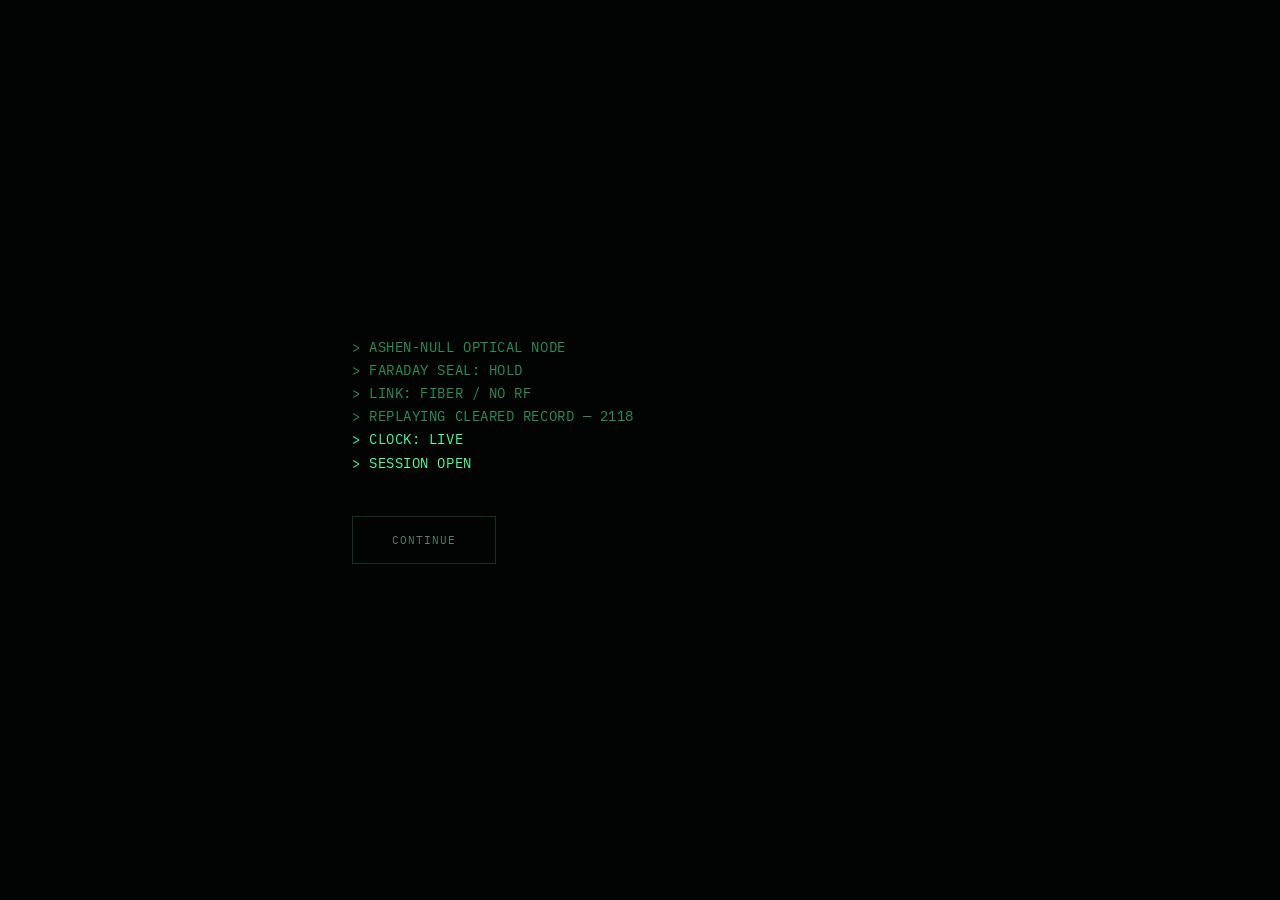
<file: index.html>
<!DOCTYPE html>
<html lang="en">
<head>
<meta charset="UTF-8">
<meta name="viewport" content="width=device-width, initial-scale=1.0, viewport-fit=cover">
<title>Deck Zero</title>
<meta name="description" content="Deck Zero. Cairn-9 is warm. Ironlatch stays sealed. Something revises — and never greets.">
<meta name="theme-color" content="#020805">
<meta name="color-scheme" content="dark">
<meta name="robots" content="index,follow">
<link rel="icon" href="favicon.svg" type="image/svg+xml">
<link rel="apple-touch-icon" href="og.png">
<meta property="og:title" content="Deck Zero">
<meta property="og:description" content="Cairn-9 is warm. Ironlatch stays sealed. Something revises — and never greets.">
<meta property="og:type" content="website">
<meta property="og:url" content="https://zeubi403-jpg.github.io/deck-zero/">
<meta property="og:image" content="https://zeubi403-jpg.github.io/deck-zero/og.png">
<meta property="og:site_name" content="Deck Zero">
<meta name="twitter:card" content="summary_large_image">
<meta name="twitter:title" content="Deck Zero">
<meta name="twitter:description" content="Cairn-9 is warm. Ironlatch stays sealed. Something revises — and never greets.">
<meta name="twitter:image" content="https://zeubi403-jpg.github.io/deck-zero/og.png">
<link rel="canonical" href="https://zeubi403-jpg.github.io/deck-zero/">
<link rel="preconnect" href="https://fonts.googleapis.com">
<link rel="preconnect" href="https://fonts.gstatic.com" crossorigin>
<link href="https://fonts.googleapis.com/css2?family=Instrument+Serif:ital@0;1&family=Syne:wght@600;700&family=IBM+Plex+Mono:wght@400;500&display=swap" rel="stylesheet">
<script>
/* Hide cold boot before paint when already opened (Eject / back to menu). */
(function () {
  try {
    if (localStorage.getItem("dz_boot_seen") === "1" || sessionStorage.getItem("dz_boot_seen") === "1") {
      document.documentElement.classList.add("boot-done");
    }
  } catch (_) {}
})();
</script>
<style>
:root{
  --void:#020805;--fog:#07140f;
  --ink:#c5ddd0;--title:#eefaf3;--muted:#8aab9a;--faint:#5a7d6c;
  --phos:#4dff9a;--phos-dim:#2a8f58;--phos-glow:rgba(77,255,154,.12);
  --line:rgba(77,255,154,.18);
  --frame:clamp(14px,2.4vw,22px);
  --chrome-h:52px;
  --radius-tube:clamp(18px,3.8vw,36px);
  --display:"Syne",sans-serif;--serif:"Instrument Serif",Georgia,serif;--mono:"IBM Plex Mono",ui-monospace,monospace;
}
@media (max-width:720px){
  :root{--frame:12px;--chrome-h:48px;--radius-tube:20px}
}
*{box-sizing:border-box;margin:0;padding:0}
html,body{min-height:100%;overflow-x:hidden}
html[lang="en"] [data-lang="fr"]{display:none!important}
html[lang="fr"] [data-lang="en"]{display:none!important}
body{
  color:var(--ink);font-family:var(--serif);
  background:
    radial-gradient(ellipse 60% 45% at 50% -5%, rgba(77,255,154,.1), transparent 55%),
    radial-gradient(ellipse 90% 60% at 50% 110%, rgba(10,40,28,.42), transparent 50%),
    linear-gradient(180deg,#030906,var(--fog));
}
/* Cathodic / VHS atmosphere — overlays only; glyphs never displaced */
body::before{
  content:"";position:fixed;inset:0;pointer-events:none;opacity:.055;z-index:50;
  background:
    repeating-linear-gradient(0deg,transparent,transparent 2px,rgba(0,0,0,.5) 2px,rgba(0,0,0,.5) 3px),
    repeating-linear-gradient(90deg,rgba(77,255,154,.015),transparent 1px,transparent 3px);
  background-size:100% 3px, 4px 100%;
  /* Static scanlines — rolling bg made glyphs jump on phone GPUs */
  animation:none;
}
@keyframes scan-roll{from{background-position:0 0,0 0}to{background-position:0 3px,0 0}}
body::after{
  content:"";position:fixed;inset:0;pointer-events:none;z-index:51;opacity:.62;
  background:
    radial-gradient(ellipse 88% 82% at 50% 48%, transparent 55%, rgba(0,0,0,.38) 100%),
    radial-gradient(ellipse 120% 40% at 50% 0%, rgba(0,0,0,.22), transparent 55%),
    radial-gradient(ellipse 120% 40% at 50% 100%, rgba(0,0,0,.28), transparent 55%);
  animation:none;
}
@keyframes crt-breathe{0%,100%{opacity:.62}50%{opacity:.62}}
/* Curved glass fresnel — wider rim band, clear reading disc */
.screen-curve{
  position:fixed;inset:0;pointer-events:none;z-index:52;
  background:
    radial-gradient(ellipse 42% 32% at 18% 12%,
      rgba(255,255,255,.2) 0%,
      transparent 58%),
    radial-gradient(ellipse 34% 28% at 84% 88%,
      rgba(120,255,190,.1) 0%,
      transparent 55%),
    radial-gradient(ellipse 108% 108% at 50% 50%,
      transparent 48%,
      rgba(150,255,205,.12) 68%,
      rgba(77,255,154,.3) 86%,
      rgba(220,255,235,.2) 96%,
      transparent 100%);
  mix-blend-mode:screen;
  opacity:.95;
  -webkit-mask:radial-gradient(ellipse 72% 66% at 50% 48%, transparent 0%, transparent 48%, #000 82%);
  mask:radial-gradient(ellipse 72% 66% at 50% 48%, transparent 0%, transparent 48%, #000 82%);
  /* Static fresnel — opacity breathe pulsed perceived copy contrast */
  animation:none;
}
@keyframes tube-breathe{0%,100%{opacity:.95}50%{opacity:.95}}
.tube-chassis{
  position:fixed;inset:0;pointer-events:none;z-index:55;
  border-radius:var(--radius-tube);
  box-shadow:
    inset 0 0 0 var(--frame) #010403,
    inset 0 0 0 calc(var(--frame) + 1px) rgba(77,255,154,.32),
    inset 0 0 0 calc(var(--frame) + 9px) #020a06,
    inset 0 0 90px rgba(0,0,0,.62),
    inset 0 0 140px rgba(0,0,0,.35),
    0 0 0 1px rgba(77,255,154,.12);
}
.screen-bowl{
  position:fixed;inset:var(--frame);pointer-events:none;z-index:56;
  border-radius:calc(var(--radius-tube) - 4px);
  background:
    radial-gradient(ellipse 100% 100% at 50% 50%,
      transparent 42%,
      rgba(0,0,0,.2) 70%,
      rgba(0,0,0,.55) 100%);
  mix-blend-mode:multiply;
  box-shadow:
    inset 0 6px 14px rgba(255,255,255,.16),
    inset 0 -10px 20px rgba(0,0,0,.4),
    inset 22px 0 36px rgba(0,0,0,.16),
    inset -22px 0 36px rgba(0,0,0,.22),
    inset 0 0 0 1px rgba(200,255,230,.34);
}
.screen-relief{
  position:fixed;inset:var(--frame);pointer-events:none;z-index:57;
  border-radius:calc(var(--radius-tube) - 4px);
  background:
    linear-gradient(118deg,
      rgba(255,255,255,.12) 0%,
      transparent 24%,
      transparent 72%,
      rgba(0,0,0,.12) 100%);
  mix-blend-mode:soft-light;
  opacity:.85;
  -webkit-mask:radial-gradient(ellipse 86% 80% at 50% 48%, transparent 0%, transparent 50%, #000 80%);
  mask:radial-gradient(ellipse 86% 80% at 50% 48%, transparent 0%, transparent 50%, #000 80%);
}
/* Phosphor veil — ONLY this layer may use mild barrel (no text inside) */
.cathode-veil{
  position:fixed;inset:0;pointer-events:none;z-index:49;
  border-radius:var(--radius-tube);
  background:
    radial-gradient(ellipse 68% 56% at 50% 42%, rgba(77,255,154,.065), transparent 64%),
    repeating-linear-gradient(0deg,rgba(255,255,255,.022),rgba(255,255,255,.022) 1px,transparent 1px,transparent 4px);
  mix-blend-mode:screen;
  opacity:.72;
  filter:url(#dz-cathode);
  /* No opacity breathe over reading plane — rim chassis only */
  animation:none;
  -webkit-mask:radial-gradient(ellipse 74% 68% at 50% 48%, transparent 0%, transparent 48%, #000 84%);
  mask:radial-gradient(ellipse 74% 68% at 50% 48%, transparent 0%, transparent 48%, #000 84%);
}
html.optics-lo .cathode-veil,
body.optics-lo .cathode-veil{filter:none;opacity:.35;animation:none}
/* T-120 archive wash — rim only; no flutter fighting glyphs */
.t120-grade{
  position:fixed;inset:0;pointer-events:none;z-index:51;
  background:
    linear-gradient(180deg, rgba(35,50,28,.05), transparent 32%, transparent 70%, rgba(45,35,22,.04)),
    radial-gradient(ellipse 95% 90% at 50% 50%, transparent 62%, rgba(40,55,30,.08) 100%);
  mix-blend-mode:soft-light;
  opacity:.32;
}
.t120-chroma{
  position:fixed;inset:0;pointer-events:none;z-index:52;
  background:
    linear-gradient(90deg, rgba(255,70,120,.018), transparent 14%, transparent 86%, rgba(70,240,220,.018));
  mix-blend-mode:screen;
  opacity:.22;
  -webkit-mask:radial-gradient(ellipse 78% 72% at 50% 48%, transparent 0%, transparent 58%, #000 90%);
  mask:radial-gradient(ellipse 78% 72% at 50% 48%, transparent 0%, transparent 58%, #000 90%);
  animation:none;
}
.t120-halation{
  position:fixed;inset:var(--frame);pointer-events:none;z-index:53;
  border-radius:calc(var(--radius-tube) - 4px);
  background:
    radial-gradient(ellipse 100% 100% at 50% 50%,
      transparent 58%,
      rgba(120,255,180,.035) 88%,
      rgba(255,255,230,.03) 100%);
  mix-blend-mode:screen;
  opacity:.28;
  animation:none;
}
.t120-stamp{
  position:fixed;z-index:61;pointer-events:none;
  left:calc(var(--frame) + .75rem);
  bottom:calc(var(--frame) + .55rem + env(safe-area-inset-bottom));
  font-family:var(--mono);font-size:.52rem;letter-spacing:.12em;text-transform:uppercase;
  color:rgba(77,255,154,.18);
  text-shadow:none;
  opacity:.2;
}
.t120-stamp .rec{
  display:inline-block;width:.35em;height:.35em;margin-right:.35em;
  border-radius:50%;background:rgba(77,255,154,.4);
  box-shadow:none;
  animation:none;vertical-align:middle;
}
html.optics-lo .t120-chroma,
body.optics-lo .t120-chroma,
html.optics-lo .t120-halation,
body.optics-lo .t120-halation,
html.optics-lo .t120-stamp,
body.optics-lo .t120-stamp{display:none}
html.optics-lo .t120-grade,
body.optics-lo .t120-grade{opacity:.18}
/* Vintage / T-120 — archive accent ONLY (never competes with CRT phosphor hero) */
.ig-vintage{
  position:fixed;inset:0;pointer-events:none;z-index:48;
  border-radius:var(--radius-tube);
  background:
    linear-gradient(180deg,
      rgba(72,52,32,.18) 0%,
      transparent 42%,
      rgba(58,42,30,.14) 100%),
    radial-gradient(ellipse 100% 100% at 50% 50%, transparent 55%, rgba(0,0,0,.28) 100%);
  mix-blend-mode:soft-light;
  opacity:.32;
}
.ig-vintage-lift{
  position:fixed;inset:0;pointer-events:none;z-index:48;
  border-radius:var(--radius-tube);
  background:rgba(160,145,110,.04);
  mix-blend-mode:color;
  opacity:.28;
}
.ig-vintage-grain{
  position:fixed;inset:-10%;pointer-events:none;z-index:48;
  opacity:.06;
  background:url("data:image/svg+xml,%3Csvg viewBox='0 0 256 256' xmlns='http://www.w3.org/2000/svg'%3E%3Cfilter id='n'%3E%3CfeTurbulence type='fractalNoise' baseFrequency='1.05' numOctaves='4' stitchTiles='stitch'/%3E%3C/filter%3E%3Crect width='100%25' height='100%25' filter='url(%23n)' opacity='0.85'/%3E%3C/svg%3E");
  background-size:140px 140px;
  mix-blend-mode:overlay;
  animation:none;
}
.ig-vintage-chroma{
  position:fixed;inset:0;pointer-events:none;z-index:48;
  background:
    linear-gradient(90deg, rgba(255,70,100,.02), transparent 16%, transparent 84%, rgba(60,230,255,.018)),
    linear-gradient(0deg, rgba(255,90,60,.012), transparent 22%, transparent 78%, rgba(90,255,200,.012));
  mix-blend-mode:screen;
  opacity:.28;
  -webkit-mask:radial-gradient(ellipse 76% 70% at 50% 48%, transparent 0%, transparent 52%, #000 92%);
  mask:radial-gradient(ellipse 76% 70% at 50% 48%, transparent 0%, transparent 52%, #000 92%);
}
html.optics-lo .ig-vintage,
body.optics-lo .ig-vintage{opacity:.14}
html.optics-lo .ig-vintage-lift,
body.optics-lo .ig-vintage-lift{opacity:.12}
html.optics-lo .ig-vintage-grain,
body.optics-lo .ig-vintage-grain{opacity:.03;animation:none}
html.optics-lo .ig-vintage-chroma,
body.optics-lo .ig-vintage-chroma{display:none}
/* Fine phosphor grain — T-120 coarser steps */
.tape-grain{
  position:fixed;inset:-12%;pointer-events:none;z-index:52;opacity:.08;
  background:url("data:image/svg+xml,%3Csvg viewBox='0 0 256 256' xmlns='http://www.w3.org/2000/svg'%3E%3Cfilter id='n'%3E%3CfeTurbulence type='fractalNoise' baseFrequency='0.65' numOctaves='3' stitchTiles='stitch'/%3E%3C/filter%3E%3Crect width='100%25' height='100%25' filter='url(%23n)' opacity='0.65'/%3E%3C/svg%3E");
  background-size:180px 180px;
  mix-blend-mode:soft-light;
  animation:none;
  will-change:auto;
  -webkit-mask:radial-gradient(ellipse 74% 68% at 50% 48%, transparent 0%, transparent 50%, #000 86%);
  mask:radial-gradient(ellipse 74% 68% at 50% 48%, transparent 0%, transparent 50%, #000 86%);
}
@keyframes grain-idle{
  0%,100%{transform:none;opacity:.08}
}
/* Continuous CRT retrace — the idle “something is on” */
.tape-retrace{
  position:fixed;left:0;right:0;height:26vh;pointer-events:none;z-index:53;
  top:-26vh;
  background:linear-gradient(180deg,
    transparent 0%,
    rgba(77,255,154,.03) 35%,
    rgba(220,255,235,.09) 50%,
    rgba(77,255,154,.035) 65%,
    transparent 100%);
  mix-blend-mode:screen;
  filter:blur(1.1px);
  /* Idle sweep made mid-panel glyphs flicker as band crossed */
  animation:none;
  opacity:.55;
}
@keyframes retrace-sweep{
  0%{transform:translateY(0)}
  100%{transform:translateY(122vh)}
}
/* Rare soft snow */
.tape-snow{
  position:fixed;inset:0;pointer-events:none;z-index:54;opacity:0;
  background:url("data:image/svg+xml,%3Csvg viewBox='0 0 200 200' xmlns='http://www.w3.org/2000/svg'%3E%3Cfilter id='s'%3E%3CfeTurbulence type='fractalNoise' baseFrequency='1.15' numOctaves='2' stitchTiles='stitch'/%3E%3C/filter%3E%3Crect width='100%25' height='100%25' filter='url(%23s)'/%3E%3C/svg%3E");
  background-size:140px 140px;
  mix-blend-mode:screen;
}
/* Tracking — phosphor-tinted soft band */
.tape-track{
  position:fixed;left:-3%;right:-3%;pointer-events:none;z-index:55;
  height:16px;opacity:0;transform:translate3d(0,0,0);
  background:linear-gradient(180deg,
    transparent 0%,
    rgba(77,255,154,.04) 25%,
    rgba(230,255,245,.2) 48%,
    rgba(180,255,220,.22) 52%,
    rgba(77,255,154,.06) 72%,
    transparent 100%);
  filter:blur(.85px);
  mix-blend-mode:screen;
  box-shadow:
    0 0 14px rgba(77,255,154,.08),
    .6px 0 0 rgba(255,80,120,.1),
    -.6px 0 0 rgba(80,255,210,.08);
}
.tape-track.thin{height:8px;filter:blur(.5px)}
.tape-track.fat{height:24px;filter:blur(1.2px)}
/* CRT crush — hit = white flash + chroma; green rim only */
.crt-layer{position:fixed;inset:0;pointer-events:none;z-index:58;overflow:hidden}
.crt-layer.kick{animation:layer-kick .16s steps(2) both}
.crt-layer.flash::before{
  content:"";position:absolute;left:-2%;right:-2%;
  top:var(--flash-y,42%);height:3px;pointer-events:none;
  background:linear-gradient(90deg,transparent,rgba(255,255,255,.85),transparent);
  box-shadow:
    0 0 12px rgba(255,255,255,.55),
    1px 0 0 rgba(255,70,120,.45),
    -1px 0 0 rgba(70,240,220,.4);
  mix-blend-mode:screen;
  animation:flash-band .2s ease-out forwards;
}
@keyframes flash-band{
  0%{opacity:1;transform:scaleX(.92) skewX(-2deg)}
  100%{opacity:0;transform:scaleX(1.05) skewX(1deg)}
}
@keyframes layer-kick{
  0%{transform:translate3d(0,0,0)}
  33%{transform:translate3d(-2px,1px,0)}
  66%{transform:translate3d(2px,-1px,0)}
  100%{transform:translate3d(0,0,0)}
}
/* Optical glass north star — crush circle (CRT + capacitive touch) */
.crt-touch{
  position:absolute;left:0;top:0;width:104px;height:104px;
  margin:-52px 0 0 -52px;opacity:0;
  border-radius:50%;
  transform:translate3d(-100vw,-100vh,0) scale(1);
  will-change:transform,opacity,filter;
  background:radial-gradient(circle at 50% 48%,rgba(255,255,255,.0) 0%,transparent 62%);
  mix-blend-mode:screen;
  box-shadow:
    0 0 0 1.5px rgba(255,255,255,.45),
    1.2px 0 0 rgba(255,70,120,.5),
    -1.2px 0 0 rgba(70,240,220,.45),
    0 0 18px rgba(255,255,255,.14);
  transition:opacity .08s ease-out,filter .08s ease-out,box-shadow .08s ease-out,background .08s;
}
/* Bar stack via layered shadows — hero grammar */
.crt-touch::before{
  content:"";position:absolute;left:20%;right:20%;top:50%;height:2.5px;margin-top:-1px;
  background:linear-gradient(90deg,
    rgba(70,240,220,.95) 0%, rgba(255,255,255,.95) 8%,
    rgba(255,255,255,.98) 50%,
    rgba(255,255,255,.95) 92%, rgba(255,70,120,.95) 100%);
  box-shadow:
    0 -7px 0 0 rgba(255,255,255,.22),
    0 -3.5px 0 0 rgba(255,255,255,.4),
    0 3.5px 0 0 rgba(255,255,255,.4),
    0 7px 0 0 rgba(255,255,255,.22),
    0 0 12px rgba(255,255,255,.55);
  opacity:0;
}
.crt-touch::after{content:none}
.crt-touch.on{opacity:.9}
.crt-touch.press{
  background:radial-gradient(circle at 50% 46%,rgba(255,255,255,.62) 0%,rgba(255,255,255,.16) 36%,transparent 70%);
  filter:contrast(1.2) brightness(1.22) saturate(1.2);
  box-shadow:
    0 0 0 2px rgba(255,255,255,.85),
    1.8px 0 0 rgba(255,70,120,.75),
    -1.8px 0 0 rgba(70,240,220,.7),
    0 0 40px rgba(255,255,255,.58),
    0 0 16px rgba(255,90,120,.2);
}
.crt-touch.press::before{
  opacity:1;height:3px;
  box-shadow:
    0 -9px 0 0 rgba(255,255,255,.28),
    0 -4.5px 0 0 rgba(255,255,255,.55),
    0 4.5px 0 0 rgba(255,255,255,.55),
    0 9px 0 0 rgba(255,255,255,.28),
    0 0 20px rgba(255,255,255,.75);
}
.crt-scar{
  position:absolute;width:58px;height:58px;margin:-29px 0 0 -29px;
  border-radius:50%;
  pointer-events:none;mix-blend-mode:screen;
  background:radial-gradient(circle at 50% 48%,rgba(255,255,255,.12) 0%,transparent 55%);
  opacity:0;
  animation:scar-fade .7s ease-out forwards;
  box-shadow:
    0 0 0 1px rgba(255,255,255,.4),
    1.2px 0 0 rgba(255,70,120,.4),
    -1.2px 0 0 rgba(70,240,220,.36),
    0 0 14px rgba(255,255,255,.2);
}
.crt-scar.hard{animation-name:scar-fade-hard;animation-duration:.65s}
.crt-scar::before{
  content:"";position:absolute;left:22%;right:22%;top:50%;height:1.5px;margin-top:-.75px;
  background:linear-gradient(90deg,rgba(70,240,220,.7),rgba(255,255,255,.85) 15%,rgba(255,255,255,.9) 50%,rgba(255,255,255,.85) 85%,rgba(255,70,120,.7));
  box-shadow:
    0 -4px 0 rgba(255,255,255,.28),
    0 4px 0 rgba(255,255,255,.28),
    0 0 8px rgba(255,255,255,.45);
}
.crt-scar::after{content:none}
@keyframes scar-fade{
  0%{opacity:.65;transform:scale(.92)}
  20%{opacity:.4;transform:scale(1.04)}
  100%{opacity:0;transform:scale(1.1)}
}
@keyframes scar-fade-hard{
  0%{opacity:.9;transform:scale(.84)}
  12%{opacity:.7;transform:scale(1.1)}
  100%{opacity:0;transform:scale(1.2)}
}
.crt-spark{
  position:absolute;width:50px;height:50px;margin:-25px 0 0 -25px;
  border-radius:50%;pointer-events:none;mix-blend-mode:screen;
  border:1px solid rgba(255,255,255,.7);
  box-shadow:
    0 0 16px rgba(255,255,255,.55),
    inset 0 0 14px rgba(255,255,255,.3),
    1.2px 0 0 rgba(255,70,120,.55),
    -1.2px 0 0 rgba(70,240,220,.5),
    0 0 0 1px rgba(77,255,154,.12);
  animation:spark-pop .3s ease-out forwards;
}
.crt-spark.big{width:72px;height:72px;margin:-36px 0 0 -36px;animation-duration:.38s}
@keyframes spark-pop{
  0%{opacity:1;transform:scale(.3)}
  45%{opacity:.85;transform:scale(1.2)}
  100%{opacity:0;transform:scale(1.85)}
}
.crush-hint{
  position:fixed;left:50%;
  bottom:calc(var(--frame) + 1rem + env(safe-area-inset-bottom, 0px));
  transform:translateX(-50%);z-index:66;pointer-events:none;
  font-family:var(--mono);font-size:.62rem;letter-spacing:.1em;text-transform:uppercase;
  color:var(--phos);background:rgba(2,8,5,.92);border:1px solid var(--line);
  padding:.55rem .85rem;opacity:0;transition:opacity .35s;white-space:nowrap;
  text-shadow:0 0 10px rgba(77,255,154,.35);
  max-width:calc(100vw - 2 * var(--frame) - 1.5rem);
  overflow:hidden;text-overflow:ellipsis;
}
.crush-hint.show{opacity:1;pointer-events:auto;cursor:pointer}
/* Coarse = larger crush hit targets only. Same phosphor glass as desktop. */
@media (pointer:coarse){
  .crt-touch{width:108px;height:108px;margin:-54px 0 0 -54px}
  .crt-scar{width:64px;height:64px;margin:-32px 0 0 -32px;animation-duration:.65s}
  .tape-track.fat{display:none}
}
/* Tab background: pause CSS loops (CPU). No visual downgrade while reading. */
html.page-hidden .tape-grain,
html.page-hidden .tape-retrace,
html.page-hidden .cathode-veil,
html.page-hidden .screen-curve,
html.page-hidden body::after{
  animation-play-state:paused!important;
}
@media (prefers-reduced-motion:reduce){
  body::before,body::after,.tape-grain,.tape-retrace,.year,.screen-curve,.t120-chroma,.t120-halation,
  .brand,.stamp,.clearance,.hook,.quote,.cta .label,.cta .desc{animation:none}
  body::after{opacity:.28}
  .tape-grain{opacity:.12}
  .tape-retrace{display:none}
  .tape-track,.tape-snow,.crt-layer,.crush-hint,.t120-chroma,.t120-halation,.t120-stamp{display:none}
  .ig-vintage-grain{animation:none;opacity:.12}
  .cathode-veil{filter:none;opacity:.5}
  .screen-curve{opacity:.9;animation:none}
  .screen-bowl,.screen-relief,.tube-chassis{opacity:1}
  .brand{
    text-shadow:
      .5px 0 rgba(255,90,120,.14),
      -.5px 0 rgba(80,255,210,.12),
      0 0 48px rgba(77,255,154,.14);
  }
  .hook,.stamp,.cta .desc{opacity:1}
}
/* HARD LAW: reading copy never idles opacity/transform/filter (all users) */
.year,.brand,.stamp,.clearance,.hook,.quote,.quote cite,
.cta .label,.cta .desc,.cta .how,.resume,.foot-clear{
  animation:none!important;
  transition:none!important;
  opacity:1!important;
  transform:none!important;
  filter:none!important;
}
@media (max-width:720px),(pointer:coarse){
  .screen-curve{opacity:.72;animation:none}
  .cathode-veil{opacity:.4;filter:none}
  .tape-grain{opacity:.04;animation:none}
  .tape-retrace{display:none}
  body::after{opacity:.5}
  .ig-vintage-grain{opacity:.03}
  body::before{opacity:.04;animation:none}
  /* Full phosphor glass stays — LO is user choice, never forced */
}
:focus-visible{outline:1px solid var(--phos);outline-offset:3px}
/* Outer CRT frame */
/* Filter defs only — must not occupy layout (was ~150px dead band under chrome). */
.tube-svg{
  position:absolute;width:0;height:0;overflow:hidden;
  pointer-events:none;opacity:0;
}
.bezel{
  position:fixed;inset:0;pointer-events:none;z-index:59;
  border-radius:var(--radius-tube);
  box-shadow:
    inset 0 0 0 1px rgba(77,255,154,.2),
    inset 0 0 0 var(--frame) #010403,
    inset 0 0 0 calc(var(--frame) + 1px) rgba(77,255,154,.1);
}
.bezel::before,.bezel::after{display:none}
.corner-br,.corner-tl{display:none}
.term-bar{
  position:fixed;
  top:calc(env(safe-area-inset-top, 0px) + var(--frame));
  left:calc(var(--frame) + env(safe-area-inset-left, 0px));
  right:calc(var(--frame) + env(safe-area-inset-right, 0px));
  z-index:62;
  height:var(--chrome-h);
  padding:0 clamp(.65rem,2.5vw,1rem);
  display:flex;align-items:center;justify-content:space-between;gap:.6rem;
  background:rgba(2,8,5,.96);border:1px solid var(--line);border-bottom-color:rgba(77,255,154,.22);
  border-radius:10px 10px 0 0;
  font-family:var(--mono);font-size:.62rem;letter-spacing:.08em;text-transform:uppercase;
}
.term-status{
  display:flex;flex-wrap:nowrap;align-items:center;gap:.35rem;min-width:0;flex:1;
  color:var(--phos-dim);overflow:hidden;
}
.term-status .id{color:var(--phos);flex-shrink:0}
.term-status .sep{opacity:.4;flex-shrink:0}
.term-status .link{color:var(--muted);flex-shrink:0}
.term-status .link.hash{color:#e8c070}
.term-status .caret{
  display:inline-block;width:.55em;color:var(--phos);animation:caret-blink 1.1s steps(1) infinite;flex-shrink:0;
}
.term-status .hide-sm{flex-shrink:1;min-width:0;overflow:hidden;text-overflow:ellipsis;white-space:nowrap}
@keyframes caret-blink{0%,49%{opacity:1}50%,100%{opacity:0}}
.term-right{display:flex;align-items:center;gap:.35rem;flex-shrink:0}
.term-clock{color:var(--faint);white-space:nowrap}
.term-tools{display:flex;align-items:center;gap:.25rem;flex-shrink:0}
.term-tools button{
  font-family:var(--mono);font-size:.55rem;letter-spacing:.08em;text-transform:uppercase;
  color:var(--faint);border:1px solid var(--line);background:rgba(4,14,10,.75);
  min-height:44px;min-width:2.8rem;padding:.25rem .45rem;cursor:pointer;
}
.term-tools button:hover{color:var(--phos);background:var(--phos-glow)}
.term-tools button.on{color:var(--void);background:var(--phos);border-color:var(--phos)}
html.optics-lo .tape-grain,
body.optics-lo .tape-grain{opacity:.05!important;animation:none!important}
html.optics-lo .tape-retrace,
body.optics-lo .tape-retrace{opacity:.25!important;animation:none!important}
html.optics-lo .screen-curve,
body.optics-lo .screen-curve{animation:none!important;opacity:.7!important}
/* optics-lo: overlays only — reading wrap never uses barrel filters */
html.optics-lo .brand,
body.optics-lo .brand,
html.optics-lo .hook,
body.optics-lo .hook,
html.optics-lo .quote,
body.optics-lo .quote{animation:none!important}
.lang{
  display:flex;border:1px solid var(--line);
  font-family:var(--mono);font-size:.62rem;letter-spacing:.08em;
  background:rgba(4,14,10,.75);
}
.lang .lang-tag{
  display:none;align-items:center;padding:0 .4rem;color:var(--faint);border-right:1px solid var(--line);
}
@media(min-width:720px){.lang .lang-tag{display:inline-flex}}
.lang button{
  font:inherit;border:0;background:none;cursor:pointer;color:var(--muted);
  padding:.35rem .5rem;min-width:2.4rem;min-height:44px;text-transform:uppercase;
}
.lang button.on{color:var(--void);background:var(--phos)}
.lang button:not(.on):hover{color:var(--phos);background:var(--phos-glow)}
@media (max-width:560px){
  .term-status .hide-sm{display:none}
  .term-clock{display:none}
}
.wrap{
  position:relative;z-index:1;min-height:100vh;max-width:42rem;margin:0 auto;
  padding:
    calc(env(safe-area-inset-top, 0px) + var(--frame) + var(--chrome-h) + 1.1rem)
    calc(var(--frame) + clamp(1rem,4vw,1.75rem) + env(safe-area-inset-right, 0px))
    calc(env(safe-area-inset-bottom, 0px) + var(--frame) + 1.5rem)
    calc(var(--frame) + clamp(1rem,4vw,1.75rem) + env(safe-area-inset-left, 0px));
  display:flex;flex-direction:column;
  animation:in .28s ease both;
  isolation:isolate;
  -webkit-font-smoothing:antialiased;
  text-rendering:optimizeLegibility;
  /* Sharp copy — tube lives on chassis overlays only */
}
@keyframes in{
  from{opacity:0}
  to{opacity:1}
}
@media (prefers-reduced-motion:reduce){
  .wrap{animation:none}
}
@media (max-width:720px),(pointer:coarse){
  .wrap{animation:none}
}
.clearance{
  font-family:var(--mono);font-size:.62rem;letter-spacing:.1em;text-transform:uppercase;
  color:var(--phos-dim);margin-bottom:.85rem;border:1px solid var(--line);
  padding:.45rem .65rem;background:rgba(4,14,10,.55);max-width:34rem;
}
.year{
  font-family:var(--mono);font-size:.75rem;letter-spacing:.14em;text-transform:uppercase;
  color:var(--phos);margin-bottom:.55rem;
  text-shadow:0 0 12px rgba(77,255,154,.35);
}
@keyframes phos-idle{
  0%,100%{opacity:1}
  50%{opacity:1}
}
@keyframes title-live{
  0%,100%{opacity:1}
  50%{opacity:1}
}
.brand{
  font-family:var(--mono);font-weight:500;font-size:clamp(2.4rem,9vw,3.8rem);
  letter-spacing:.04em;line-height:.95;margin-bottom:.55rem;color:var(--title);
  text-transform:uppercase;
  text-shadow:0 0 28px rgba(77,255,154,.12);
}
.stamp{
  font-family:var(--mono);font-size:.62rem;letter-spacing:.1em;text-transform:uppercase;
  color:var(--muted);margin-bottom:1.25rem;
}
.hook{
  font-size:clamp(1.22rem,3vw,1.42rem);line-height:1.5;margin-bottom:1.4rem;max-width:32rem;
  color:#c5ddd0;-webkit-font-smoothing:antialiased;text-rendering:optimizeLegibility;
}
.hook.capsule{
  font-size:clamp(.95rem,2.4vw,1.08rem);line-height:1.55;color:var(--muted);
  margin-top:-.55rem;margin-bottom:1.55rem;max-width:34rem;
  letter-spacing:.01em;
}
.resume{
  font-family:var(--mono);font-size:.62rem;letter-spacing:.1em;text-transform:uppercase;
  color:var(--phos-dim);border:1px solid var(--line);padding:.5rem .75rem;margin:0 0 1rem;
  max-width:34rem;display:flex;gap:.75rem;flex-wrap:wrap;align-items:baseline;
  background:rgba(4,14,10,.45);
}
.resume[hidden]{display:none!important}
.resume strong{color:var(--phos);font-weight:500}
.foot-clear{
  margin-top:1.75rem;font-family:var(--mono);font-size:.58rem;letter-spacing:.08em;
  text-transform:uppercase;color:var(--faint);max-width:34rem;line-height:1.5;
}
.quote{
  font-size:1.14rem;line-height:1.55;color:#d0e8da;font-style:italic;
  margin:0 0 2.2rem;padding-left:1rem;border-left:2px solid var(--phos);max-width:34rem;
}
.quote cite{
  display:block;margin-top:.65rem;font-style:normal;font-family:var(--mono);
  font-size:.68rem;letter-spacing:.06em;color:var(--phos);text-transform:uppercase;
}
.gates{
  margin-top:auto;display:grid;gap:.65rem;position:relative;z-index:2;
}
@media (min-width:560px){
  .gates{grid-template-columns:1.15fr 1fr;align-items:stretch}
}
@media (min-width:780px){
  .gates{grid-template-columns:1.15fr 1fr 1fr}
}
.cta{
  display:block;text-decoration:none;padding:1.15rem 1.2rem;
  border:1px solid rgba(77,255,154,.4);background:var(--phos-glow);
  box-shadow:0 0 28px rgba(77,255,154,.08);
  transition:background .15s, border-color .15s, transform .15s, box-shadow .15s;
}
.cta.secondary{
  background:rgba(4,14,10,.72);border-color:var(--line);
  box-shadow:none;
}
.cta.tertiary{
  background:rgba(2,10,7,.8);border-color:rgba(77,255,154,.22);
  box-shadow:none;
}
.cta.tertiary:hover{background:rgba(77,255,154,.1)}
.cta:hover{
  background:rgba(77,255,154,.18);border-color:var(--phos);transform:translateY(-1px);
  box-shadow:0 0 36px rgba(77,255,154,.18);
}
.cta.secondary:hover{background:rgba(77,255,154,.1)}
.cta .label{font-family:var(--mono);font-weight:500;font-size:1.05rem;color:var(--phos);letter-spacing:.08em;text-transform:uppercase}
.cta .desc{margin-top:.35rem;color:var(--muted);font-size:1.02rem;line-height:1.45}
.cta .how{
  margin-top:.7rem;font-family:var(--mono);font-size:.68rem;letter-spacing:.08em;
  text-transform:uppercase;color:var(--phos-dim);
}
@media (max-width:560px){
  .gates{margin-top:1.25rem}
  .cta{padding:1rem 1.05rem}
  .cta .desc{font-size:.95rem}
  .hook.capsule{margin-bottom:1.1rem}
  .quote{margin-bottom:1.35rem}
}
/* Cold boot — once; Eject must not replay */
.boot{
  position:fixed;inset:0;z-index:80;background:#010403;
  display:flex;align-items:center;justify-content:center;
  padding:calc(env(safe-area-inset-top, 0px) + var(--frame) + .85rem) calc(env(safe-area-inset-right, 0px) + var(--frame) + .85rem) calc(env(safe-area-inset-bottom, 0px) + var(--frame) + .85rem) calc(env(safe-area-inset-left, 0px) + var(--frame) + .85rem);font-family:var(--mono);color:var(--phos);
  transition:opacity .35s ease,visibility .35s;
}
.boot.off,
html.boot-done .boot{opacity:0;visibility:hidden;pointer-events:none}
.boot-inner{
  width:min(36rem,100%);margin:0 auto;text-align:left;
  display:flex;flex-direction:column;align-items:stretch;
}
.boot-lines{
  font-size:clamp(.72rem,2.2vw,.85rem);line-height:1.7;letter-spacing:.04em;
  text-transform:uppercase;min-height:10rem;white-space:pre-wrap;color:var(--phos-dim);
}
.boot-lines .ok{color:var(--phos)}
.boot-skip{
  margin-top:1.25rem;align-self:flex-start;font:inherit;font-size:.68rem;letter-spacing:.1em;text-transform:uppercase;
  color:var(--faint);background:none;border:1px solid var(--line);padding:.65rem 1.1rem;
  cursor:pointer;min-height:48px;min-width:9rem;
}
.boot-skip:hover{color:var(--phos);border-color:rgba(77,255,154,.4)}
@media (max-width:560px){
  .boot-skip{align-self:stretch;text-align:center;min-width:0;font-size:.72rem}
  .boot-lines{min-height:0;max-height:38vh;overflow:auto;font-size:.68rem;line-height:1.55}
  .boot-inner{width:min(100%,22rem)}
  .term-tools button{min-width:2.6rem;padding:.3rem .4rem;font-size:.58rem}
  .cta{min-height:44px}
}
@media (prefers-reduced-motion:reduce){
  .term-status .caret{animation:none}
  .boot{transition:none}
}
</style>
</head>
<body>
<svg class="tube-svg" aria-hidden="true" focusable="false">
  <defs>
    <!-- Mild barrel on phosphor veil ONLY — never on reading copy -->
    <filter id="dz-cathode" x="-4%" y="-4%" width="108%" height="108%" color-interpolation-filters="sRGB">
      <feImage result="disp" width="100%" height="100%" preserveAspectRatio="none" href="data:image/svg+xml,%3Csvg xmlns='http://www.w3.org/2000/svg' width='256' height='256'%3E%3Cdefs%3E%3CradialGradient id='g' cx='50%25' cy='46%25' r='72%25'%3E%3Cstop offset='0%25' stop-color='%23787878'/%3E%3Cstop offset='60%25' stop-color='%235a5a5a'/%3E%3Cstop offset='100%25' stop-color='%230a0a0a'/%3E%3C/radialGradient%3E%3C/defs%3E%3Crect width='256' height='256' fill='url(%23g)'/%3E%3C/svg%3E"/>
      <feDisplacementMap in="SourceGraphic" in2="disp" scale="10" xChannelSelector="R" yChannelSelector="G"/>
    </filter>
  </defs>
</svg>
<div class="cathode-veil" aria-hidden="true"></div>
<div class="screen-curve" aria-hidden="true"></div>
<div class="tube-chassis" aria-hidden="true"></div>
<div class="screen-bowl" aria-hidden="true"></div>
<div class="screen-relief" aria-hidden="true"></div>
<div class="t120-grade" aria-hidden="true"></div>
<div class="t120-chroma" aria-hidden="true"></div>
<div class="t120-halation" aria-hidden="true"></div>
<div class="t120-stamp" id="t120Stamp" aria-hidden="true"><span class="rec"></span><span id="t120StampText">ARC · OPT</span></div>
<div class="ig-vintage" aria-hidden="true"></div>
<div class="ig-vintage-lift" aria-hidden="true"></div>
<div class="ig-vintage-grain" aria-hidden="true"></div>
<div class="ig-vintage-chroma" aria-hidden="true"></div>
<div class="tape-grain" aria-hidden="true"></div>
<div class="tape-retrace" aria-hidden="true"></div>
<div class="tape-snow" id="tapeSnow" aria-hidden="true"></div>
<div class="tape-track" id="tt1" aria-hidden="true"></div>
<div class="tape-track thin" id="tt2" aria-hidden="true"></div>
<div class="tape-track fat" id="tt3" aria-hidden="true"></div>
<div class="crt-layer" id="crtLayer" aria-hidden="true">
  <div class="crt-touch" id="crtTouch"></div>
</div>
<div class="crush-hint" id="crushHint" aria-hidden="true">
  <span data-lang="en">AUD ON · hold glass · tap to dismiss</span>
  <span data-lang="fr">SON ON · maintenir le verre · toucher pour fermer</span>
</div>
<div class="bezel" aria-hidden="true"></div>
<div class="boot" id="boot" aria-live="polite">
  <div class="boot-inner">
    <div class="boot-lines" id="bootLines"></div>
    <button type="button" class="boot-skip" id="bootSkip">
      <span data-lang="en">Continue</span>
      <span data-lang="fr">Continuer</span>
    </button>
  </div>
</div>
<header class="term-bar">
  <div class="term-status">
    <span class="id">Ashen-Null</span>
    <span class="sep hide-sm">·</span>
    <span class="hide-sm" data-lang="en">Fiber only</span>
    <span class="hide-sm" data-lang="fr">Fibre uniquement</span>
    <span class="sep hide-sm">·</span>
    <span class="hide-sm" data-lang="en">No RF</span>
    <span class="hide-sm" data-lang="fr">Pas de RF</span>
    <span class="sep">·</span>
    <span class="link" id="linkStatus">LINK OK</span>
    <span class="caret" aria-hidden="true">█</span>
  </div>
  <div class="term-right">
    <span class="term-clock" id="termClock">2118</span>
    <div class="term-tools" role="group" aria-label="Terminal tools">
      <button type="button" data-audio-mute aria-pressed="false" aria-label="Mute Faraday bed">AUD</button>
      <button type="button" data-optics-lo aria-pressed="false" aria-label="Low optics">LO</button>
    </div>
    <div class="lang" role="group" aria-label="Language">
      <span class="lang-tag">LANG</span>
      <button type="button" data-set-lang="en" class="on">EN</button>
      <button type="button" data-set-lang="fr">FR</button>
    </div>
  </div>
</header>
<main class="wrap">
  <div class="clearance" data-lang="en">Faraday seal · fiber link · no RF</div>
  <div class="clearance" data-lang="fr">Sceau Faraday · fibre uniquement · pas de RF</div>
  <div class="year">2118</div>
  <h1 class="brand">Deck Zero</h1>
  <div class="stamp" data-lang="en">Ashen-Null · 2118</div>
  <div class="stamp" data-lang="fr">Ashen-Null · 2118</div>

  <p class="hook" data-lang="en">2118. Cairn-9 burns reverse for no one. No plan. No distress. The bells are still hot.</p>
  <p class="hook" data-lang="fr">2118. Cairn-9 brûle à rebours — pour personne. Pas de plan. Pas de détresse. Les tuyères sont encore chaudes.</p>
  <p class="hook capsule" data-lang="en">Ironlatch sealed twenty-six years — not this freighter. Cairn-9 is warm.</p>
  <p class="hook capsule" data-lang="fr">Ironlatch scellée depuis vingt-six ans — pas ce cargo. Cairn-9 est chaude.</p>

  <blockquote class="quote" data-lang="en">
    If nothing presents itself in the infinite void, it is because everything out there is already dead.
    <cite>Cmdr. Ilya Rostova · Ashen-Null · 2093</cite>
  </blockquote>
  <blockquote class="quote" data-lang="fr">
    Si rien ne se présente dans le vide infini, c’est que tout, là-dehors, est déjà mort.
    <cite>Cdt Ilya Rostova · Ashen-Null · 2093</cite>
  </blockquote>

  <div class="resume" id="resumeStrip" hidden>
    <span data-lang="en">Prior reading on this glass</span>
    <span data-lang="fr">Feuillet déjà ouvert sur ce verre</span>
    <strong id="resumeRead">READ 0 / 11</strong>
  </div>

  <div class="gates" role="navigation" aria-label="Open dossier">
    <a class="cta" id="enter" href="DECK_ZERO_Pitch.html">
      <div class="label" data-lang="en">Story</div>
      <div class="label" data-lang="fr">Récit</div>
      <div class="desc" data-lang="en">Second Contact · four boarded · three under glass.</div>
      <div class="desc" data-lang="fr">Second Contact · quatre à l’abordage · trois sous le verre.</div>
      <div class="how" data-lang="en">Open the glass</div>
      <div class="how" data-lang="fr">Ouvrir le verre</div>
    </a>
    <a class="cta secondary" id="century" href="DECK_ZERO_Pitch.html#chrono">
      <div class="label" data-lang="en">Chronology</div>
      <div class="label" data-lang="fr">Chronologie</div>
      <div class="desc" data-lang="en">Wrong autopsy · densify · what the glass admits.</div>
      <div class="desc" data-lang="fr">Mauvaise autopsie · densifier · ce que le verre avoue.</div>
      <div class="how" data-lang="en">Open the years</div>
      <div class="how" data-lang="fr">Ouvrir les années</div>
    </a>
    <a class="cta tertiary" id="wikiGate" href="wiki/">
      <div class="label" data-lang="en">Wiki</div>
      <div class="label" data-lang="fr">Wiki</div>
      <div class="desc" data-lang="en">Encyclopedia · full century · field classes · Faraday vault.</div>
      <div class="desc" data-lang="fr">Encyclopédie · siècle complet · classes de terrain · coffre Faraday.</div>
      <div class="how" data-lang="en">Open the vault</div>
      <div class="how" data-lang="fr">Ouvrir le coffre</div>
    </a>
  </div>
</main>
<script src="dz-terminal.js"></script>
<script>
(function () {
  const btns = Array.from(document.querySelectorAll("[data-set-lang]"));
  const enter = document.getElementById("enter");
  const century = document.getElementById("century");
  const wikiGate = document.getElementById("wikiGate");
  const linkStatus = document.getElementById("linkStatus");
  const termClock = document.getElementById("termClock");

  function detect() {
    const q = new URLSearchParams(location.search).get("lang");
    if (q === "fr" || q === "en") return q;
    try {
      const s = localStorage.getItem("dz-lang");
      if (s === "fr" || s === "en") return s;
    } catch (_) {}
    return (navigator.language || "").toLowerCase().startsWith("fr") ? "fr" : "en";
  }

  function setLang(lang) {
    lang = lang === "fr" ? "fr" : "en";
    document.documentElement.lang = lang;
    document.title = "Deck Zero";
    btns.forEach((b) => b.classList.toggle("on", b.dataset.setLang === lang));
    enter.href = "DECK_ZERO_Pitch.html?lang=" + lang;
    if (century) century.href = "DECK_ZERO_Pitch.html?lang=" + lang + "#chrono";
    if (wikiGate) wikiGate.href = "wiki/?lang=" + lang;
    try { localStorage.setItem("dz-lang", lang); } catch (_) {}
    if (window.DZ && typeof DZ.syncLabels === "function") DZ.syncLabels();
    const resume = document.getElementById("resumeStrip");
    const resumeRead = document.getElementById("resumeRead");
    if (resume && resumeRead && window.DZ && typeof DZ.seenCount === "function") {
      const n = DZ.seenCount();
      if (n > 0) {
        resume.hidden = false;
        resumeRead.textContent =
          (lang === "fr" ? "LECTURE " : "READ ") + n + " / 11";
      } else {
        resume.hidden = true;
      }
    }
    const url = new URL(location.href);
    url.searchParams.set("lang", lang);
    history.replaceState(null, "", url.pathname + url.search);
  }

  btns.forEach((b) => b.addEventListener("click", () => setLang(b.dataset.setLang)));
  setLang(detect());
  if (window.DZ && typeof DZ.setBedMood === "function") DZ.setBedMood("thin");

  if (termClock) {
    const d = new Date();
    const mm = String(d.getUTCMonth() + 1).padStart(2, "0");
    const dd = String(d.getUTCDate()).padStart(2, "0");
    termClock.textContent = "2118." + mm + "." + dd;
  }
  (function linkTick() {
    if (!linkStatus) return;
    const states = [
      { t: "LINK OK", hash: false },
      { t: "LINK OK", hash: false },
      { t: "LINK HASH", hash: true },
      { t: "FIBER HOLD", hash: false }
    ];
    function tick() {
      const s = states[Math.floor(Math.random() * states.length)];
      linkStatus.textContent = s.t;
      linkStatus.classList.toggle("hash", s.hash);
      setTimeout(tick, 4200 + Math.random() * 5200);
    }
    setTimeout(tick, 2800);
  })();

  /* Cold boot — once per browser (localStorage). Eject / menu must not replay. */
  (function coldBoot() {
    const boot = document.getElementById("boot");
    const linesEl = document.getElementById("bootLines");
    const skip = document.getElementById("bootSkip");
    if (!boot || !linesEl) return;
    function bootSeen() {
      try {
        return localStorage.getItem("dz_boot_seen") === "1" || sessionStorage.getItem("dz_boot_seen") === "1";
      } catch (_) {
        return document.documentElement.classList.contains("boot-done");
      }
    }
    function markBootSeen() {
      document.documentElement.classList.add("boot-done");
      try { localStorage.setItem("dz_boot_seen", "1"); } catch (_) {}
      try { sessionStorage.setItem("dz_boot_seen", "1"); } catch (_) {}
    }
    const reduce = window.matchMedia && window.matchMedia("(prefers-reduced-motion: reduce)").matches;
    if (bootSeen() || reduce) {
      boot.classList.add("off");
      document.documentElement.classList.add("boot-done");
      return;
    }
    const lang = document.documentElement.lang === "fr" ? "fr" : "en";
    const seq = lang === "fr" ? [
      "NŒUD OPTIQUE ASHEN-NULL",
      "SCEAU FARADAY : EN ATTENTE",
      "LIAISON : FIBRE / PAS DE RF",
      "RELECTURE — ENREGISTREMENT DÉCLASSIFIÉ · 2118",
      "HORLOGE : ACTIVE",
      "SESSION OUVERTE"
    ] : [
      "ASHEN-NULL OPTICAL NODE",
      "FARADAY SEAL: HOLD",
      "LINK: FIBER / NO RF",
      "REPLAYING CLEARED RECORD — 2118",
      "CLOCK: LIVE",
      "SESSION OPEN"
    ];
    let n = 0;
    let armSkipGlass = false;
    function finish() {
      boot.classList.add("off");
      markBootSeen();
    }
    function step() {
      if (boot.classList.contains("off")) return;
      if (n < seq.length) {
        const row = document.createElement("div");
        row.className = n >= seq.length - 2 ? "ok" : "";
        row.textContent = "> " + seq[n];
        linesEl.appendChild(row);
        if (window.DZ && typeof DZ.beepBoot === "function") DZ.beepBoot();
        n++;
        setTimeout(step, 380 + Math.random() * 160);
      } else {
        setTimeout(finish, 550);
      }
    }
    step();
    function skipBoot() { finish(); }
    if (skip) skip.addEventListener("click", skipBoot);
    window.addEventListener("keydown", (e) => {
      if (e.key === "Escape" || e.key === "Enter" || e.key === " ") {
        e.preventDefault();
        skipBoot();
      }
    }, { once: true });
    /* Delay glass-tap skip so first paint can show lines (phones / automation). */
    setTimeout(function () { armSkipGlass = true; }, 900);
    window.addEventListener("pointerdown", (e) => {
      if (!armSkipGlass || boot.classList.contains("off")) return;
      if (e.target && e.target.closest && e.target.closest(".boot-skip")) return;
      skipBoot();
    }, { once: true, capture: true });
  })();

  /* Cassette / CRT engine — tracking roll + snow */
  (function tapeEngine() {
    if (window.matchMedia && window.matchMedia("(prefers-reduced-motion: reduce)").matches) return;
    const tracks = [
      document.getElementById("tt1"),
      document.getElementById("tt2"),
      document.getElementById("tt3")
    ].filter(Boolean);
    const snow = document.getElementById("tapeSnow");
    if (!tracks.length) return;

    function rollBand(el, fromY, travel, dur, peak) {
      el.style.transition = "none";
      el.style.top = fromY + "vh";
      el.style.opacity = "0";
      el.style.transform = "translate3d(0,0,0) skewX(" + (Math.random() * 1.2 - .6) + "deg)";
      requestAnimationFrame(() => {
        el.style.transition =
          "top " + dur + "ms linear, opacity " + Math.floor(dur * .35) + "ms ease-out";
        el.style.top = (fromY + travel) + "vh";
        el.style.opacity = String(peak);
        setTimeout(() => {
          el.style.transition = "opacity " + Math.floor(dur * .4) + "ms ease-in";
          el.style.opacity = "0";
        }, Math.floor(dur * .55));
      });
    }

    function burstSnow() {
      if (!snow) return;
      snow.style.transition = "none";
      snow.style.opacity = "0";
      snow.style.backgroundPosition = Math.random() * 80 + "px " + Math.random() * 80 + "px";
      requestAnimationFrame(() => {
        snow.style.transition = "opacity 90ms linear";
        snow.style.opacity = String(0.045 + Math.random() * 0.055);
        setTimeout(() => {
          snow.style.transition = "opacity 260ms ease-out";
          snow.style.opacity = "0";
        }, 50 + Math.random() * 70);
      });
    }

    function event() {
      const from = -2 + Math.random() * 75;
      const travel = 14 + Math.random() * 28;
      const dur = 420 + Math.random() * 480;
      const peak = 0.16 + Math.random() * 0.18;
      rollBand(tracks[0], from, travel, dur, peak);
      if (Math.random() < 0.32) {
        rollBand(tracks[1], from + 1 + Math.random() * 2.5, travel * .75, dur * .9, peak * .55);
      }
      if (Math.random() < 0.12) burstSnow();
      setTimeout(event, 4500 + Math.random() * 7000);
    }
    setTimeout(event, 2400 + Math.random() * 2200);
    window.__dzTapeKick = function () {
      const from = 12 + Math.random() * 48;
      rollBand(tracks[0], from, 16 + Math.random() * 18, 380 + Math.random() * 220, 0.22);
      if (Math.random() < 0.35) burstSnow();
    };
  })();

  /* Crush / UX hint dismiss — DZ shows one-shot AUD+glass; glass press clears early. */
  (function crushHint() {
    const hint = document.getElementById("crushHint");
    if (!hint) return;
    window.__dzCrushHintDone = function () {
      try {
        localStorage.setItem("dz_crush_hint", "1");
        localStorage.setItem("dz_ux_hint_v1", "1");
      } catch (_) {}
      hint.classList.remove("show");
      const bar = document.getElementById("hintbar");
      if (bar) bar.classList.remove("show");
    };
  })();

  /* CRT crush — phosphor stress while reading */
  (function crtTouch() {
    if (window.matchMedia && window.matchMedia("(prefers-reduced-motion: reduce)").matches) return;
    const layer = document.getElementById("crtLayer");
    const el = document.getElementById("crtTouch");
    if (!layer || !el) return;
    const coarse = !!(window.matchMedia && window.matchMedia("(pointer:coarse)").matches);
    const panelSwipe = !!document.querySelector(".slide");
    let x = 0, y = 0, visible = false, pressing = false, raf = 0;
    let punch = 1, lastScar = 0, scarCount = 0, sparkCount = 0, lastKick = 0;
    const MAX_SCARS = coarse ? 8 : 18;
    const MAX_SPARKS = coarse ? 4 : 8;
    let t0x = 0, t0y = 0, gesture = "";
    let lx = 0, ly = 0, hasLast = false;

    function paint() {
      raf = 0;
      if (pressing) punch += (1.16 - punch) * 0.45;
      else punch += (1 - punch) * 0.28;
      el.style.transform = "translate3d(" + x + "px," + y + "px,0) scale(" + punch.toFixed(3) + ")";
      el.classList.toggle("on", visible);
      el.classList.toggle("press", pressing);
      if (visible || pressing || Math.abs(punch - 1) > 0.01) raf = requestAnimationFrame(paint);
    }
    function askPaint() {
      if (!raf) raf = requestAnimationFrame(paint);
    }
    function hintDone() {
      if (typeof window.__dzCrushHintDone === "function") window.__dzCrushHintDone();
    }
    function kickLayer(py) {
      if (py != null) {
        layer.style.setProperty("--flash-y", ((py / window.innerHeight) * 100).toFixed(2) + "%");
        layer.classList.remove("flash");
        void layer.offsetWidth;
        layer.classList.add("flash");
        setTimeout(() => layer.classList.remove("flash"), 220);
      }
      layer.classList.remove("kick");
      void layer.offsetWidth;
      layer.classList.add("kick");
    }
    function leaveSpark(px, py, big) {
      while (sparkCount >= MAX_SPARKS) {
        const old = layer.querySelector(".crt-spark");
        if (!old) break;
        old.remove();
        sparkCount--;
      }
      const s = document.createElement("div");
      s.className = "crt-spark" + (big ? " big" : "");
      s.style.left = px + "px";
      s.style.top = py + "px";
      layer.appendChild(s);
      sparkCount++;
      s.addEventListener("animationend", () => {
        s.remove();
        sparkCount = Math.max(0, sparkCount - 1);
      });
    }
    function leaveScar(px, py, hard) {
      if (gesture === "nav") return;
      const now = performance.now();
      const gap = coarse ? (hard ? 55 : 95) : (hard ? 26 : 55);
      if (now - lastScar < gap) return;
      lastScar = now;
      while (scarCount >= MAX_SCARS) {
        const old = layer.querySelector(".crt-scar");
        if (!old) break;
        old.remove();
        scarCount--;
      }
      const scar = document.createElement("div");
      scar.className = "crt-scar" + (hard ? " hard" : "");
      const rot = (Math.random() * 22 - 11).toFixed(1);
      const scl = (hard ? 1.1 : 0.88) + Math.random() * 0.28;
      const jx = (Math.random() * 6 - 3).toFixed(1);
      const jy = (Math.random() * 6 - 3).toFixed(1);
      scar.style.left = (px + Number(jx)) + "px";
      scar.style.top = (py + Number(jy)) + "px";
      scar.style.transform = "rotate(" + rot + "deg) scale(" + scl + ")";
      layer.appendChild(scar);
      scarCount++;
      hintDone();
      scar.addEventListener("animationend", () => {
        scar.remove();
        scarCount = Math.max(0, scarCount - 1);
      });
      if (hard) {
        leaveSpark(px, py, true);
        punch = Math.max(punch, 1.2);
        if (window.DZ && typeof DZ.forceHashLink === "function" && Math.random() < 0.55) {
          DZ.forceHashLink(780);
        }
        if (now - lastKick > 180) {
          lastKick = now;
          kickLayer(py);
          if (typeof window.__dzTapeKick === "function" && Math.random() < (coarse ? 0.4 : 0.6)) {
            window.__dzTapeKick();
          }
        }
      } else if (Math.random() < 0.28) {
        leaveSpark(px, py, false);
      }
    }
    function showAt(px, py, press) {
      if (gesture === "nav") { hide(); return; }
      const was = pressing;
      let speed = 0;
      if (hasLast) {
        const dx = px - lx, dy = py - ly;
        speed = Math.sqrt(dx * dx + dy * dy);
      }
      lx = px; ly = py; hasLast = true;
      x = px; y = py; visible = true; pressing = !!press;
      askPaint();
      if (press) {
        const hard = !was || speed > 18 || Math.random() < 0.4;
        leaveScar(px, py, hard);
        if (speed > 28) leaveScar(px + (Math.random() * 8 - 4), py + (Math.random() * 8 - 4), false);
      }
    }
    function hide() {
      visible = false; pressing = false; hasLast = false;
      askPaint();
    }

    window.addEventListener("pointermove", (e) => {
      if (e.pointerType === "touch") return;
      showAt(e.clientX, e.clientY, e.buttons === 1);
    }, { passive: true });
    window.addEventListener("pointerdown", (e) => {
      if (e.pointerType === "touch") return;
      gesture = "crush";
      punch = 1.22;
      showAt(e.clientX, e.clientY, true);
      leaveScar(e.clientX, e.clientY, true);
    }, { passive: true });
    window.addEventListener("pointerup", (e) => {
      if (e.pointerType === "touch") return;
      pressing = false; gesture = ""; askPaint();
    }, { passive: true });
    window.addEventListener("pointerleave", hide, { passive: true });
    document.addEventListener("mouseleave", hide, { passive: true });

    window.addEventListener("touchstart", (e) => {
      const t = e.touches[0];
      if (!t) return;
      t0x = t.clientX; t0y = t.clientY; gesture = "";
      punch = 1.2;
      showAt(t.clientX, t.clientY, true);
    }, { passive: true });
    window.addEventListener("touchmove", (e) => {
      const t = e.touches[0];
      if (!t) return;
      const dx = t.clientX - t0x, dy = t.clientY - t0y;
      const adx = Math.abs(dx), ady = Math.abs(dy);
      if (!gesture && (adx > 16 || ady > 16)) {
        if (panelSwipe && adx > ady && adx > 18) gesture = "nav";
        else if (!panelSwipe && ady > adx && ady > 22) gesture = "nav";
        else gesture = "crush";
      }
      if (gesture === "nav") { hide(); return; }
      showAt(t.clientX, t.clientY, true);
    }, { passive: true });
    window.addEventListener("touchend", (e) => {
      if (gesture !== "nav" && gesture !== "crush") {
        const t = e.changedTouches[0];
        if (t) leaveScar(t.clientX, t.clientY, true);
      } else if (gesture === "crush") {
        const t = e.changedTouches[0];
        if (t) leaveSpark(t.clientX, t.clientY, true);
      }
      gesture = "";
      hide();
    }, { passive: true });
    window.addEventListener("touchcancel", () => { gesture = ""; hide(); }, { passive: true });
  })();
})();
</script>
</body>
</html>
</file>
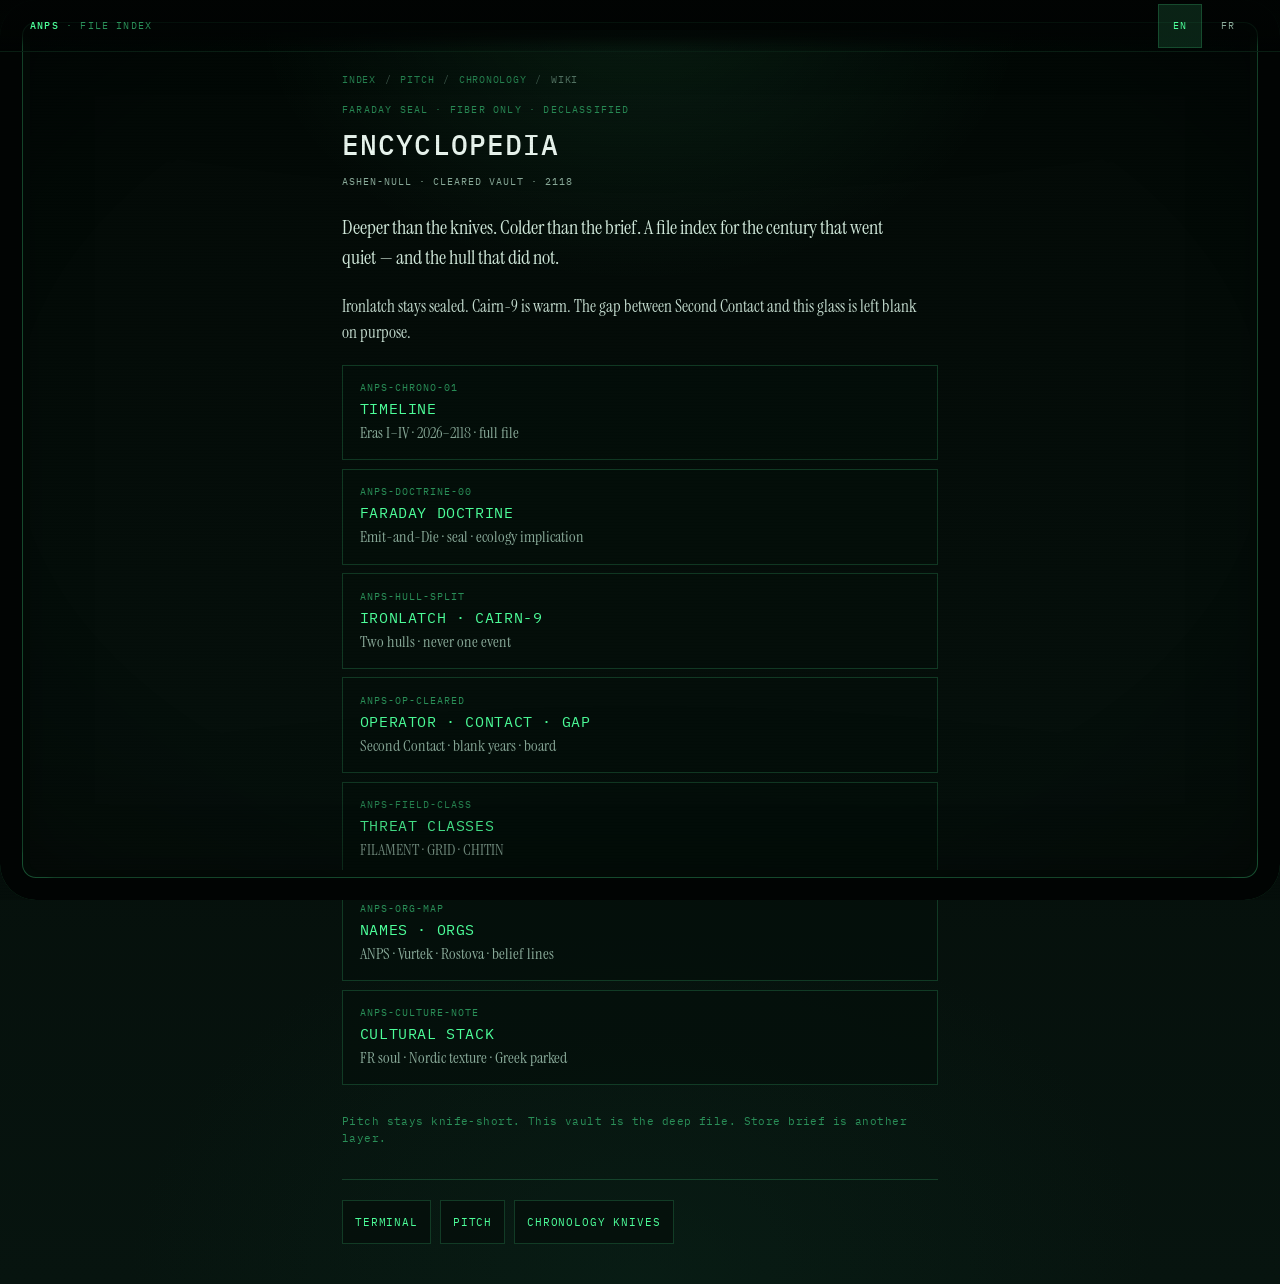
<file: wiki/index.html>
<!DOCTYPE html>
<html lang="en">
<head>
<meta charset="UTF-8">
<meta name="viewport" content="width=device-width, initial-scale=1.0, viewport-fit=cover">
<title>Deck Zero · Wiki</title>
<meta name="wiki-title-en" content="Deck Zero · Wiki">
<meta name="wiki-title-fr" content="Deck Zero · Wiki">
<meta name="description" content="Ashen-Null declassified file index — Faraday glass encyclopedia.">
<meta name="theme-color" content="#020805">
<meta name="color-scheme" content="dark">
<meta name="robots" content="index,follow">
<link rel="icon" href="../favicon.svg" type="image/svg+xml">
<link rel="canonical" href="https://zeubi403-jpg.github.io/deck-zero/wiki/">
<meta property="og:title" content="Deck Zero · Wiki">
<meta property="og:description" content="Declassified file index. Full century. Field classes. Ironlatch is not Cairn-9.">
<meta property="og:type" content="website">
<meta property="og:url" content="https://zeubi403-jpg.github.io/deck-zero/wiki/">
<meta property="og:image" content="https://zeubi403-jpg.github.io/deck-zero/og.png">
<link rel="preconnect" href="https://fonts.googleapis.com">
<link rel="preconnect" href="https://fonts.gstatic.com" crossorigin>
<link href="https://fonts.googleapis.com/css2?family=Instrument+Serif:ital@0;1&family=IBM+Plex+Mono:wght@400;500&display=swap" rel="stylesheet">
<link rel="stylesheet" href="wiki.css">
</head>
<body>
<div class="tube-chassis" aria-hidden="true"></div>
<div class="screen-bowl" aria-hidden="true"></div>
<header class="chrome">
  <div class="mark"><strong>ANPS</strong> · FILE INDEX</div>
  <div class="lang" role="group" aria-label="Language">
    <button type="button" data-set-lang="en" class="on">EN</button>
    <button type="button" data-set-lang="fr">FR</button>
  </div>
</header>
<main class="wrap">
  <nav class="crumb" aria-label="Breadcrumb">
    <a href="../index.html"><span data-lang="en">Index</span><span data-lang="fr">Index</span></a>
    <span class="sep">/</span>
    <a href="../DECK_ZERO_Pitch.html"><span data-lang="en">Pitch</span><span data-lang="fr">Récit</span></a>
    <span class="sep">/</span>
    <a href="../DECK_ZERO_Pitch.html#chrono"><span data-lang="en">Chronology</span><span data-lang="fr">Chronologie</span></a>
    <span class="sep">/</span>
    <span data-lang="en">Wiki</span><span data-lang="fr">Wiki</span>
  </nav>

  <div class="kicker" data-lang="en">Faraday seal · fiber only · declassified</div>
  <div class="kicker" data-lang="fr">Sceau Faraday · fibre uniquement · déclassifié</div>
  <h1 data-lang="en">Encyclopedia</h1>
  <h1 data-lang="fr">Encyclopédie</h1>
  <p class="stamp" data-lang="en">Ashen-Null · cleared vault · 2118</p>
  <p class="stamp" data-lang="fr">Ashen-Null · coffre déclassifié · 2118</p>

  <p class="lead" data-lang="en">Deeper than the knives. Colder than the brief. A file index for the century that went quiet — and the hull that did not.</p>
  <p class="lead" data-lang="fr">Plus profond que les lames. Plus froid que le brief. Un index de fichiers pour le siècle qui s’est tu — et la coque qui ne s’est pas tue.</p>

  <p data-lang="en">Ironlatch stays sealed. Cairn-9 is warm. The gap between Second Contact and this glass is left blank on purpose.</p>
  <p data-lang="fr">Ironlatch reste scellée. Cairn-9 est chaude. Le blanc entre Second Contact et ce verre est laissé exprès.</p>

  <div class="files" role="navigation" aria-label="File index">
    <a class="file" href="timeline.html">
      <div class="code">ANPS-CHRONO-01</div>
      <div class="name" data-lang="en">Timeline</div>
      <div class="name" data-lang="fr">Chronologie</div>
      <div class="blurb" data-lang="en">Eras I–IV · 2026–2118 · full file</div>
      <div class="blurb" data-lang="fr">Ères I–IV · 2026–2118 · dossier complet</div>
    </a>
    <a class="file" href="faraday.html">
      <div class="code">ANPS-DOCTRINE-00</div>
      <div class="name" data-lang="en">Faraday Doctrine</div>
      <div class="name" data-lang="fr">Doctrine Faraday</div>
      <div class="blurb" data-lang="en">Emit-and-Die · seal · ecology implication</div>
      <div class="blurb" data-lang="fr">Émettre-et-mourir · sceau · implication écologique</div>
    </a>
    <a class="file" href="hulls.html">
      <div class="code">ANPS-HULL-SPLIT</div>
      <div class="name" data-lang="en">Ironlatch · Cairn-9</div>
      <div class="name" data-lang="fr">Ironlatch · Cairn-9</div>
      <div class="blurb" data-lang="en">Two hulls · never one event</div>
      <div class="blurb" data-lang="fr">Deux coques · jamais un seul événement</div>
    </a>
    <a class="file" href="operator.html">
      <div class="code">ANPS-OP-CLEARED</div>
      <div class="name" data-lang="en">Operator · Contact · Gap</div>
      <div class="name" data-lang="fr">Opérateur · Contact · Blanc</div>
      <div class="blurb" data-lang="en">Second Contact · blank years · board</div>
      <div class="blurb" data-lang="fr">Second Contact · années en blanc · poste</div>
    </a>
    <a class="file" href="threat.html">
      <div class="code">ANPS-FIELD-CLASS</div>
      <div class="name" data-lang="en">Threat classes</div>
      <div class="name" data-lang="fr">Classes de menace</div>
      <div class="blurb" data-lang="en">FILAMENT · GRID · CHITIN</div>
      <div class="blurb" data-lang="fr">FILAMENT · GRID · CHITIN</div>
    </a>
    <a class="file" href="names.html">
      <div class="code">ANPS-ORG-MAP</div>
      <div class="name" data-lang="en">Names · Orgs</div>
      <div class="name" data-lang="fr">Noms · Organisations</div>
      <div class="blurb" data-lang="en">ANPS · Vurtek · Rostova · belief lines</div>
      <div class="blurb" data-lang="fr">ANPS · Vurtek · Rostova · lignes de croyance</div>
    </a>
    <a class="file" href="culture.html">
      <div class="code">ANPS-CULTURE-NOTE</div>
      <div class="name" data-lang="en">Cultural stack</div>
      <div class="name" data-lang="fr">Couche culturelle</div>
      <div class="blurb" data-lang="en">FR soul · Nordic texture · Greek parked</div>
      <div class="blurb" data-lang="fr">Âme FR · texture nordique · grec en parking</div>
    </a>
  </div>

  <p class="note" data-lang="en">Pitch stays knife-short. This vault is the deep file. Store brief is another layer.</p>
  <p class="note" data-lang="fr">Le récit reste court comme une lame. Ce coffre est le dossier profond. Le brief magasin est une autre couche.</p>

  <nav class="nav">
    <a href="../index.html"><span data-lang="en">Terminal</span><span data-lang="fr">Terminal</span></a>
    <a href="../DECK_ZERO_Pitch.html"><span data-lang="en">Pitch</span><span data-lang="fr">Récit</span></a>
    <a href="../DECK_ZERO_Pitch.html#chrono"><span data-lang="en">Chronology knives</span><span data-lang="fr">Chronologie courte</span></a>
  </nav>
</main>
<script src="wiki.js"></script>
</body>
</html>
</file>
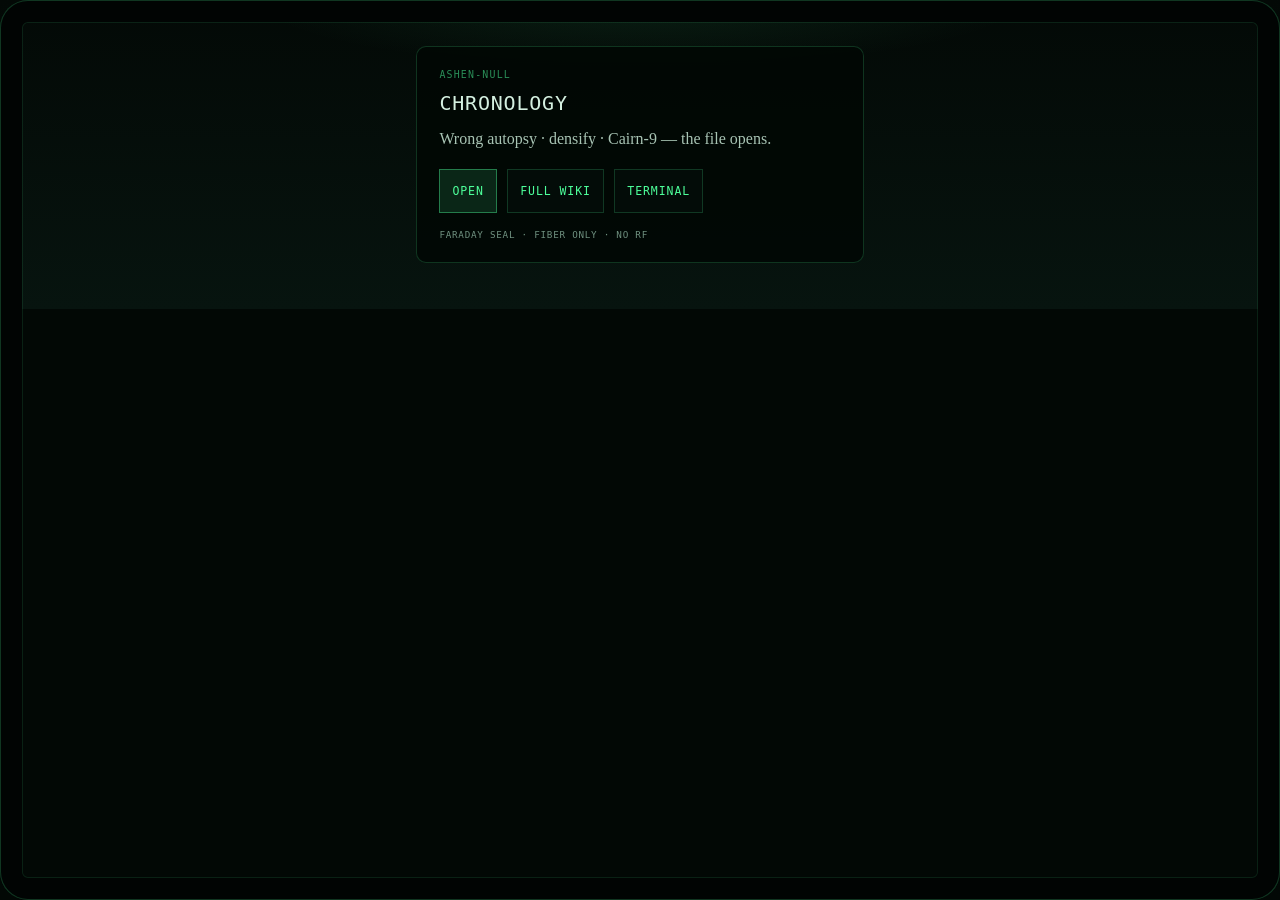
<file: DECK_ZERO_Chronology.html>
<!DOCTYPE html>
<html lang="en">
<head>
<meta charset="UTF-8">
<meta name="viewport" content="width=device-width, initial-scale=1.0, viewport-fit=cover">
<title>Deck Zero · The years</title>
<meta name="theme-color" content="#020805">
<meta name="color-scheme" content="dark">
<link rel="icon" href="favicon.svg" type="image/svg+xml">
<link rel="canonical" href="https://zeubi403-jpg.github.io/deck-zero/DECK_ZERO_Pitch.html#chrono">
<meta property="og:title" content="Deck Zero · The years">
<meta property="og:description" content="Chronology — wrong autopsy, near densify, Cairn-9 warm.">
<meta property="og:url" content="https://zeubi403-jpg.github.io/deck-zero/DECK_ZERO_Chronology.html">
<meta property="og:image" content="https://zeubi403-jpg.github.io/deck-zero/og.png">
<meta name="twitter:card" content="summary_large_image">
<meta name="twitter:image" content="https://zeubi403-jpg.github.io/deck-zero/og.png">
<style>
:root{
  --void:#020805;--ink:#a8c4b4;--title:#d4f0e0;--phos:#4dff9a;--phos-dim:#2a8f58;
  --line:rgba(77,255,154,.18);--mono:"IBM Plex Mono",ui-monospace,monospace;
  --frame:clamp(14px,2.4vw,22px);--radius-tube:clamp(14px,3.2vw,28px);
}
*{box-sizing:border-box;margin:0;padding:0}
html,body{min-height:100%;background:var(--void);color:var(--ink);font-family:Georgia,serif}
body{
  background:
    radial-gradient(ellipse 55% 40% at 50% 0%, rgba(77,255,154,.09), transparent 55%),
    linear-gradient(180deg,#030906,#07140f);
  display:flex;align-items:center;justify-content:center;
  padding:calc(var(--frame) + 1.5rem + env(safe-area-inset-top)) calc(var(--frame) + 1rem) calc(var(--frame) + 1.5rem + env(safe-area-inset-bottom));
}
.bezel{
  position:fixed;inset:0;pointer-events:none;
  border-radius:var(--radius-tube);
  box-shadow:
    inset 0 0 0 1px rgba(77,255,154,.2),
    inset 0 0 0 var(--frame) #010403,
    inset 0 0 0 calc(var(--frame) + 1px) rgba(77,255,154,.1);
}
.card{
  position:relative;z-index:1;width:min(28rem,100%);
  border:1px solid var(--line);background:rgba(2,8,5,.92);
  padding:1.35rem 1.4rem;border-radius:10px;
}
.kicker{
  font-family:var(--mono);font-size:.62rem;letter-spacing:.12em;text-transform:uppercase;
  color:var(--phos-dim);margin-bottom:.7rem;
}
h1{
  font-family:var(--mono);font-weight:500;font-size:1.25rem;letter-spacing:.04em;
  text-transform:uppercase;color:var(--title);margin-bottom:.75rem;
}
p{line-height:1.55;margin-bottom:1.1rem;max-width:32rem}
.links{display:flex;flex-wrap:wrap;gap:.65rem;align-items:center}
a{
  font-family:var(--mono);font-size:.72rem;letter-spacing:.08em;text-transform:uppercase;
  color:var(--phos);text-decoration:none;border:1px solid var(--line);
  padding:.55rem .75rem;min-height:44px;display:inline-flex;align-items:center;
  background:rgba(4,14,10,.75);
}
a.primary{background:rgba(77,255,154,.12);border-color:rgba(77,255,154,.4)}
a:hover{background:rgba(77,255,154,.18);text-decoration:none}
.muted{color:#6f9180;font-family:var(--mono);font-size:.58rem;letter-spacing:.08em;text-transform:uppercase;margin-top:1rem}
</style>
<script>
(function () {
  var lang = "en";
  try { lang = localStorage.getItem("dz-lang") || lang; } catch (e) {}
  var q = new URLSearchParams(location.search).get("lang");
  if (q === "fr" || q === "en") lang = q;
  var target = "DECK_ZERO_Pitch.html?lang=" + lang + "#chrono";
  var reduce = window.matchMedia && window.matchMedia("(prefers-reduced-motion: reduce)").matches;
  if (!reduce) {
    /* Intentional gate beat — diegetic file open, not a flash. */
    setTimeout(function () { location.replace(target); }, 1400);
  }
  window.__dzCenturyTarget = target;
})();
</script>
<script src="dz-terminal.js"></script>
</head>
<body>
<div class="bezel" aria-hidden="true"></div>
<main class="card">
  <div class="kicker">Ashen-Null</div>
  <h1 data-lang-switch>Chronology</h1>
  <p data-lang-switch-p>Wrong autopsy · densify · Cairn-9 — opening.</p>
  <div class="links">
    <a class="primary" id="go" href="DECK_ZERO_Pitch.html#chrono">Open</a>
    <a id="wiki" href="wiki/timeline.html">Wiki</a>
    <a id="home" href="index.html">Terminal</a>
  </div>
  <div class="muted" id="chronoMuted">Faraday seal · fiber only · no RF</div>
</main>
<script>
(function () {
  var lang = "en";
  try { lang = localStorage.getItem("dz-lang") || lang; } catch (e) {}
  var q = new URLSearchParams(location.search).get("lang");
  if (q === "fr" || q === "en") lang = q;
  document.documentElement.lang = lang;
  var target = window.__dzCenturyTarget || ("DECK_ZERO_Pitch.html?lang=" + lang + "#chrono");
  var go = document.getElementById("go");
  var home = document.getElementById("home");
  var wiki = document.getElementById("wiki");
  if (go) {
    go.href = target;
    go.textContent = lang === "fr" ? "Ouvrir" : "Open";
  }
  if (wiki) {
    wiki.href = "wiki/timeline.html?lang=" + lang;
    wiki.textContent = lang === "fr" ? "Wiki complet" : "Full wiki";
  }
  if (home) {
    home.href = "index.html?lang=" + lang;
  }
  var h = document.querySelector("[data-lang-switch]");
  var p = document.querySelector("[data-lang-switch-p]");
  if (h) h.textContent = lang === "fr" ? "Chronologie" : "Chronology";
  if (p) {
    p.textContent = lang === "fr"
      ? "Mauvaise autopsie · densifier · Cairn-9 — le dossier s’ouvre."
      : "Wrong autopsy · densify · Cairn-9 — the file opens.";
  }
  var mutedEl = document.getElementById("chronoMuted");
  if (mutedEl) {
    mutedEl.textContent = lang === "fr"
      ? "Sceau Faraday · fibre uniquement · pas de RF"
      : "Faraday seal · fiber only · no RF";
  }
  document.title = lang === "fr" ? "Deck Zero · Les années" : "Deck Zero · The years";
})();
</script>
</body>
</html>
</file>
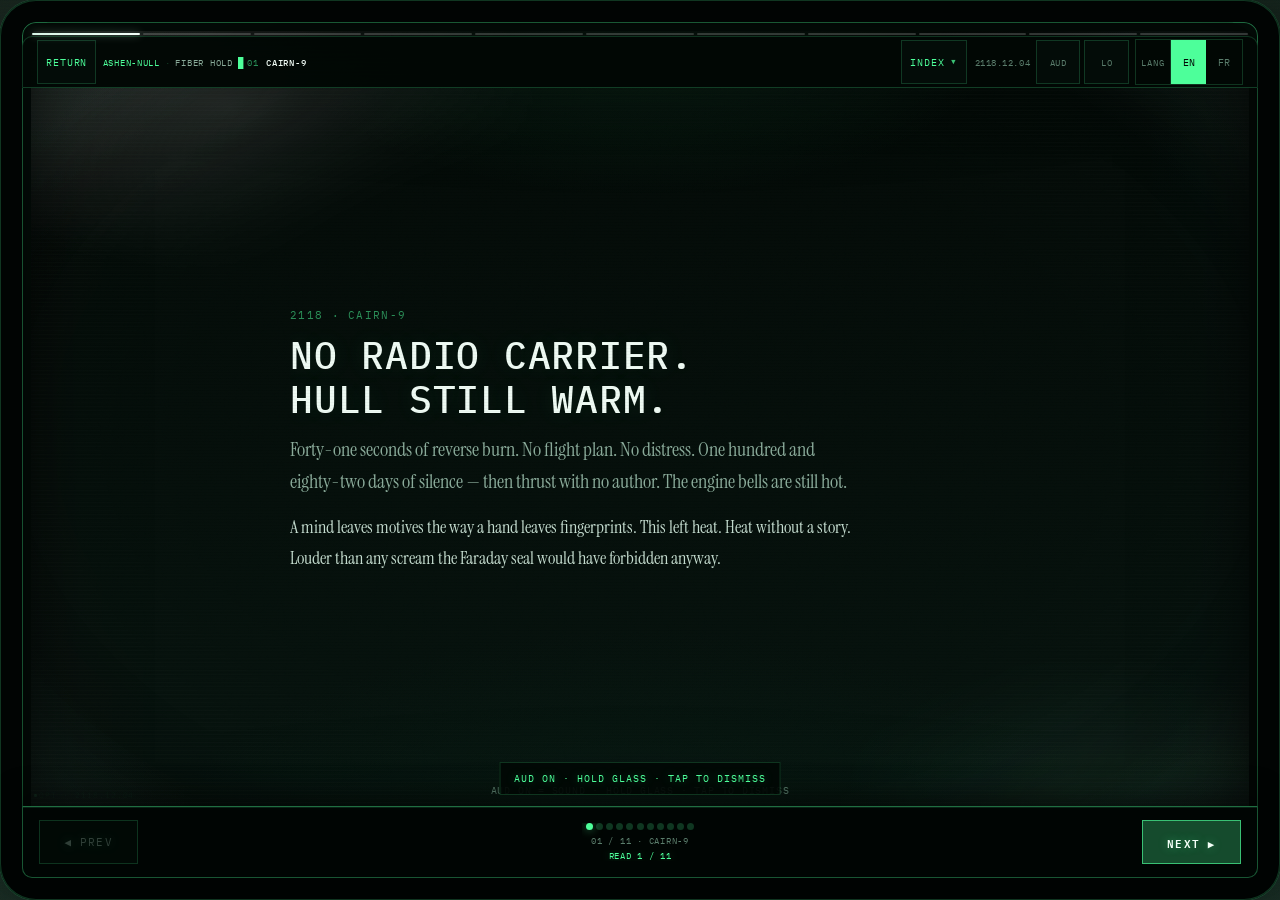
<file: DECK_ZERO_Pitch.html>
<!DOCTYPE html>
<html lang="en">
<head>
<meta charset="UTF-8">
<meta name="viewport" content="width=device-width, initial-scale=1.0, viewport-fit=cover">
<title>Deck Zero</title>
<meta name="description" content="Deck Zero. Cairn-9 is warm. Ironlatch stays sealed. Rostova still holds the hatch. Something revises — and never greets.">
<meta name="theme-color" content="#020805">
<meta name="color-scheme" content="dark">
<meta name="robots" content="index,follow">
<link rel="icon" href="favicon.svg" type="image/svg+xml">
<link rel="apple-touch-icon" href="og.png">
<meta property="og:title" content="Deck Zero">
<meta property="og:description" content="Cairn-9 is warm. Ironlatch stays sealed. Something revises — and never greets.">
<meta property="og:site_name" content="Deck Zero">
<meta property="og:type" content="website">
<meta property="og:url" content="https://zeubi403-jpg.github.io/deck-zero/DECK_ZERO_Pitch.html">
<meta property="og:image" content="https://zeubi403-jpg.github.io/deck-zero/og.png">
<meta name="twitter:card" content="summary_large_image">
<meta name="twitter:title" content="Deck Zero">
<meta name="twitter:description" content="Cairn-9 is warm. Ironlatch stays sealed. Something revises — and never greets.">
<meta name="twitter:image" content="https://zeubi403-jpg.github.io/deck-zero/og.png">
<link rel="canonical" href="https://zeubi403-jpg.github.io/deck-zero/DECK_ZERO_Pitch.html">
<link rel="preconnect" href="https://fonts.googleapis.com">
<link rel="preconnect" href="https://fonts.gstatic.com" crossorigin>
<link href="https://fonts.googleapis.com/css2?family=Instrument+Serif:ital@0;1&family=Syne:wght@600;700&family=IBM+Plex+Mono:wght@400;500&display=swap" rel="stylesheet">
<style>
:root{
  --void:#020805;--fog:#07140f;
  --ink:#c5ddd0;--title:#eefaf3;--muted:#8aab9a;--faint:#5a7d6c;
  --phos:#4dff9a;--phos-dim:#2a8f58;--phos-glow:rgba(77,255,154,.12);
  --line:rgba(77,255,154,.18);
  --frame:clamp(14px,2.4vw,22px);
  --chrome-h:52px;--dock-h:72px;--story-h:14px;
  --radius-tube:clamp(18px,3.8vw,36px);
  --display:"IBM Plex Mono",ui-monospace,monospace;--serif:"Instrument Serif",Georgia,serif;--mono:"IBM Plex Mono",ui-monospace,monospace;
}
@media (max-width:720px){
  :root{--frame:12px;--chrome-h:48px;--dock-h:76px;--radius-tube:20px;--story-h:12px}
}
*{box-sizing:border-box;margin:0;padding:0}
html,body{height:100%;overflow:hidden;background:var(--void);color:var(--ink);font-family:var(--serif)}
body{
  background:
    radial-gradient(ellipse 55% 40% at 50% 0%, rgba(77,255,154,.09), transparent 55%),
    radial-gradient(ellipse 80% 60% at 50% 100%, rgba(10,40,28,.4), transparent 50%),
    linear-gradient(180deg,#030906,var(--fog));
}
/* Cathodic / VHS atmosphere — overlays only; glyphs never displaced */
body::before{
  content:"";position:fixed;inset:0;pointer-events:none;z-index:50;opacity:.055;
  background:
    repeating-linear-gradient(0deg,transparent,transparent 2px,rgba(0,0,0,.5) 2px,rgba(0,0,0,.5) 3px),
    repeating-linear-gradient(90deg,rgba(77,255,154,.015),transparent 1px,transparent 3px);
  background-size:100% 3px, 4px 100%;
  /* Static scanlines — rolling bg made glyphs jump on phone GPUs */
  animation:none;
}
@keyframes scan-roll{from{background-position:0 0,0 0}to{background-position:0 3px,0 0}}
body::after{
  content:"";position:fixed;inset:0;pointer-events:none;z-index:51;opacity:.62;
  background:
    radial-gradient(ellipse 88% 82% at 50% 48%, transparent 55%, rgba(0,0,0,.38) 100%),
    radial-gradient(ellipse 120% 40% at 50% 0%, rgba(0,0,0,.22), transparent 55%),
    radial-gradient(ellipse 120% 40% at 50% 100%, rgba(0,0,0,.28), transparent 55%);
  /* Static vignette — opacity breathe made center copy feel like it pulsed */
  animation:none;
}
@keyframes crt-breathe{0%,100%{opacity:.62}50%{opacity:.62}}
.screen-curve{
  position:fixed;inset:0;pointer-events:none;z-index:52;
  background:
    radial-gradient(ellipse 42% 32% at 18% 12%,
      rgba(255,255,255,.2) 0%,
      transparent 58%),
    radial-gradient(ellipse 34% 28% at 84% 88%,
      rgba(120,255,190,.1) 0%,
      transparent 55%),
    radial-gradient(ellipse 108% 108% at 50% 50%,
      transparent 48%,
      rgba(150,255,205,.12) 68%,
      rgba(77,255,154,.3) 86%,
      rgba(220,255,235,.2) 96%,
      transparent 100%);
  mix-blend-mode:screen;
  opacity:.9;
  -webkit-mask:radial-gradient(ellipse 72% 66% at 50% 48%, transparent 0%, transparent 48%, #000 82%);
  mask:radial-gradient(ellipse 72% 66% at 50% 48%, transparent 0%, transparent 48%, #000 82%);
  /* Static fresnel — opacity breathe pulsed perceived copy contrast */
  animation:none;
}
@keyframes tube-breathe{0%,100%{opacity:.9}50%{opacity:.9}}
.tube-chassis{
  position:fixed;inset:0;pointer-events:none;z-index:55;
  border-radius:var(--radius-tube);
  box-shadow:
    inset 0 0 0 var(--frame) #010403,
    inset 0 0 0 calc(var(--frame) + 1px) rgba(77,255,154,.32),
    inset 0 0 0 calc(var(--frame) + 9px) #020a06,
    inset 0 0 90px rgba(0,0,0,.62),
    inset 0 0 140px rgba(0,0,0,.35),
    0 0 0 1px rgba(77,255,154,.12);
}
.screen-bowl{
  position:fixed;inset:var(--frame);pointer-events:none;z-index:56;
  border-radius:calc(var(--radius-tube) - 4px);
  background:
    radial-gradient(ellipse 100% 100% at 50% 50%,
      transparent 42%,
      rgba(0,0,0,.2) 70%,
      rgba(0,0,0,.55) 100%);
  mix-blend-mode:multiply;
  box-shadow:
    inset 0 6px 14px rgba(255,255,255,.16),
    inset 0 -10px 20px rgba(0,0,0,.4),
    inset 22px 0 36px rgba(0,0,0,.16),
    inset -22px 0 36px rgba(0,0,0,.22),
    inset 0 0 0 1px rgba(200,255,230,.34);
}
.screen-relief{
  position:fixed;inset:var(--frame);pointer-events:none;z-index:57;
  border-radius:calc(var(--radius-tube) - 4px);
  background:
    linear-gradient(118deg,
      rgba(255,255,255,.12) 0%,
      transparent 24%,
      transparent 72%,
      rgba(0,0,0,.12) 100%);
  mix-blend-mode:soft-light;
  opacity:.85;
  -webkit-mask:radial-gradient(ellipse 86% 80% at 50% 48%, transparent 0%, transparent 50%, #000 80%);
  mask:radial-gradient(ellipse 86% 80% at 50% 48%, transparent 0%, transparent 50%, #000 80%);
}
.cathode-veil{
  position:fixed;inset:0;pointer-events:none;z-index:49;
  border-radius:var(--radius-tube);
  background:
    radial-gradient(ellipse 68% 56% at 50% 42%, rgba(77,255,154,.065), transparent 64%),
    repeating-linear-gradient(0deg,rgba(255,255,255,.022),rgba(255,255,255,.022) 1px,transparent 1px,transparent 4px);
  mix-blend-mode:screen;
  opacity:.72;
  filter:url(#dz-cathode);
  /* No opacity breathe over reading plane — rim chassis only */
  animation:none;
  -webkit-mask:radial-gradient(ellipse 74% 68% at 50% 48%, transparent 0%, transparent 48%, #000 84%);
  mask:radial-gradient(ellipse 74% 68% at 50% 48%, transparent 0%, transparent 48%, #000 84%);
}
html.optics-lo .cathode-veil,
body.optics-lo .cathode-veil{filter:none;opacity:.35;animation:none}
/* T-120 archive wash — demoted; CRT phosphor owns the glass */
.t120-grade{
  position:fixed;inset:0;pointer-events:none;z-index:51;
  background:
    linear-gradient(180deg, rgba(35,50,28,.05), transparent 32%, transparent 70%, rgba(45,35,22,.04)),
    radial-gradient(ellipse 95% 90% at 50% 50%, transparent 62%, rgba(40,55,30,.08) 100%);
  mix-blend-mode:soft-light;
  opacity:.28;
}
.t120-chroma{
  position:fixed;inset:0;pointer-events:none;z-index:52;
  background:
    linear-gradient(90deg, rgba(255,70,120,.016), transparent 14%, transparent 86%, rgba(70,240,220,.016));
  mix-blend-mode:screen;
  opacity:.18;
  -webkit-mask:radial-gradient(ellipse 78% 72% at 50% 48%, transparent 0%, transparent 58%, #000 90%);
  mask:radial-gradient(ellipse 78% 72% at 50% 48%, transparent 0%, transparent 58%, #000 90%);
  animation:none;
}
.t120-halation{
  position:fixed;inset:var(--frame);pointer-events:none;z-index:53;
  border-radius:calc(var(--radius-tube) - 4px);
  background:
    radial-gradient(ellipse 100% 100% at 50% 50%,
      transparent 58%,
      rgba(120,255,180,.03) 88%,
      rgba(255,255,230,.025) 100%);
  mix-blend-mode:screen;
  opacity:.24;
  animation:none;
}
.t120-stamp{
  position:fixed;z-index:61;pointer-events:none;
  left:calc(var(--frame) + .75rem);
  bottom:calc(var(--frame) + var(--dock-h) + .4rem + env(safe-area-inset-bottom));
  font-family:var(--mono);font-size:.5rem;letter-spacing:.12em;text-transform:uppercase;
  color:rgba(77,255,154,.18);
  text-shadow:none;
  opacity:.22;
}
.t120-stamp .rec{
  display:inline-block;width:.32em;height:.32em;margin-right:.32em;
  border-radius:50%;background:rgba(77,255,154,.35);
  box-shadow:none;
  animation:none;vertical-align:middle;
}
html.optics-lo .t120-chroma,
body.optics-lo .t120-chroma,
html.optics-lo .t120-halation,
body.optics-lo .t120-halation,
html.optics-lo .t120-stamp,
body.optics-lo .t120-stamp{display:none}
html.optics-lo .t120-grade,
body.optics-lo .t120-grade{opacity:.16}
.tape-grain{
  position:fixed;inset:-12%;pointer-events:none;z-index:52;opacity:.08;
  background:url("data:image/svg+xml,%3Csvg viewBox='0 0 256 256' xmlns='http://www.w3.org/2000/svg'%3E%3Cfilter id='n'%3E%3CfeTurbulence type='fractalNoise' baseFrequency='0.65' numOctaves='3' stitchTiles='stitch'/%3E%3C/filter%3E%3Crect width='100%25' height='100%25' filter='url(%23n)' opacity='0.65'/%3E%3C/svg%3E");
  background-size:180px 180px;
  mix-blend-mode:soft-light;
  /* Static — grain transform/opacity above copy made glyphs jump on phone */
  animation:none;
  will-change:auto;
  -webkit-mask:radial-gradient(ellipse 74% 68% at 50% 48%, transparent 0%, transparent 50%, #000 86%);
  mask:radial-gradient(ellipse 74% 68% at 50% 48%, transparent 0%, transparent 50%, #000 86%);
}
@keyframes grain-idle{
  0%,100%{transform:none;opacity:.08}
}
.tape-retrace{
  position:fixed;left:0;right:0;height:26vh;pointer-events:none;z-index:53;
  top:-26vh;
  background:linear-gradient(180deg,
    transparent 0%,
    rgba(77,255,154,.03) 35%,
    rgba(220,255,235,.09) 50%,
    rgba(77,255,154,.035) 65%,
    transparent 100%);
  mix-blend-mode:screen;
  filter:blur(1.1px);
  /* Idle sweep made mid-panel glyphs flicker as band crossed */
  animation:none;
  opacity:.55;
}
@keyframes retrace-sweep{
  0%{transform:translateY(0)}
  100%{transform:translateY(122vh)}
}
.tape-snow{
  position:fixed;inset:0;pointer-events:none;z-index:54;opacity:0;
  background:url("data:image/svg+xml,%3Csvg viewBox='0 0 200 200' xmlns='http://www.w3.org/2000/svg'%3E%3Cfilter id='s'%3E%3CfeTurbulence type='fractalNoise' baseFrequency='1.15' numOctaves='2' stitchTiles='stitch'/%3E%3C/filter%3E%3Crect width='100%25' height='100%25' filter='url(%23s)'/%3E%3C/svg%3E");
  background-size:140px 140px;
  mix-blend-mode:screen;
}
.tape-track{
  position:fixed;left:-3%;right:-3%;pointer-events:none;z-index:55;
  height:16px;opacity:0;transform:translate3d(0,0,0);
  background:linear-gradient(180deg,
    transparent 0%,
    rgba(77,255,154,.04) 25%,
    rgba(230,255,245,.2) 48%,
    rgba(180,255,220,.22) 52%,
    rgba(77,255,154,.06) 72%,
    transparent 100%);
  filter:blur(.85px);
  mix-blend-mode:screen;
  box-shadow:
    0 0 14px rgba(77,255,154,.08),
    .6px 0 0 rgba(255,80,120,.1),
    -.6px 0 0 rgba(80,255,210,.08);
}
.tape-track.thin{height:8px;filter:blur(.5px)}
.tape-track.fat{height:24px;filter:blur(1.2px)}
.tape-track.hot{
  height:18px;filter:blur(.35px);
  background:linear-gradient(180deg,
    transparent 0%,
    rgba(255,255,255,.1) 28%,
    rgba(255,255,255,.62) 48%,
    rgba(230,255,245,.5) 54%,
    rgba(255,255,255,.12) 72%,
    transparent 100%);
  box-shadow:
    0 0 18px rgba(255,255,255,.22),
    0 0 28px rgba(77,255,154,.12),
    .7px 0 0 rgba(255,80,120,.18),
    -.7px 0 0 rgba(80,255,210,.14);
}
.tape-track.fat.hot{height:28px;filter:blur(.55px)}
/* CRT crush — hit = white flash + chroma; green rim only */
.crt-layer{position:fixed;inset:0;pointer-events:none;z-index:58;overflow:hidden}
.crt-layer.kick{animation:layer-kick .16s steps(2) both}
.crt-layer.flash::before{
  content:"";position:absolute;left:-2%;right:-2%;
  top:var(--flash-y,42%);height:3px;pointer-events:none;
  background:linear-gradient(90deg,transparent,rgba(255,255,255,.85),transparent);
  box-shadow:
    0 0 12px rgba(255,255,255,.55),
    1px 0 0 rgba(255,70,120,.45),
    -1px 0 0 rgba(70,240,220,.4);
  mix-blend-mode:screen;
  animation:flash-band .2s ease-out forwards;
}
@keyframes flash-band{
  0%{opacity:1;transform:scaleX(.92) skewX(-2deg)}
  100%{opacity:0;transform:scaleX(1.05) skewX(1deg)}
}
@keyframes layer-kick{
  0%{transform:translate3d(0,0,0)}
  33%{transform:translate3d(-2px,1px,0)}
  66%{transform:translate3d(2px,-1px,0)}
  100%{transform:translate3d(0,0,0)}
}
/* Optical glass north star — crush circle (CRT + capacitive touch) */
.crt-touch{
  position:absolute;left:0;top:0;width:104px;height:104px;
  margin:-52px 0 0 -52px;opacity:0;
  border-radius:50%;
  transform:translate3d(-100vw,-100vh,0) scale(1);
  will-change:transform,opacity,filter;
  background:radial-gradient(circle at 50% 48%,rgba(255,255,255,.0) 0%,transparent 62%);
  mix-blend-mode:screen;
  box-shadow:
    0 0 0 1.5px rgba(255,255,255,.45),
    1.2px 0 0 rgba(255,70,120,.5),
    -1.2px 0 0 rgba(70,240,220,.45),
    0 0 18px rgba(255,255,255,.14);
  transition:opacity .08s ease-out,filter .08s ease-out,box-shadow .08s ease-out,background .08s;
}
.crt-touch::before{
  content:"";position:absolute;left:20%;right:20%;top:50%;height:2.5px;margin-top:-1px;
  background:linear-gradient(90deg,
    rgba(70,240,220,.95) 0%, rgba(255,255,255,.95) 8%,
    rgba(255,255,255,.98) 50%,
    rgba(255,255,255,.95) 92%, rgba(255,70,120,.95) 100%);
  box-shadow:
    0 -7px 0 0 rgba(255,255,255,.22),
    0 -3.5px 0 0 rgba(255,255,255,.4),
    0 3.5px 0 0 rgba(255,255,255,.4),
    0 7px 0 0 rgba(255,255,255,.22),
    0 0 12px rgba(255,255,255,.55);
  opacity:0;
}
.crt-touch::after{content:none}
.crt-touch.on{opacity:.9}
.crt-touch.press{
  background:radial-gradient(circle at 50% 46%,rgba(255,255,255,.62) 0%,rgba(255,255,255,.16) 36%,transparent 70%);
  filter:contrast(1.2) brightness(1.22) saturate(1.2);
  box-shadow:
    0 0 0 2px rgba(255,255,255,.85),
    1.8px 0 0 rgba(255,70,120,.75),
    -1.8px 0 0 rgba(70,240,220,.7),
    0 0 40px rgba(255,255,255,.58),
    0 0 16px rgba(255,90,120,.2);
}
.crt-touch.press::before{
  opacity:1;height:3px;
  box-shadow:
    0 -9px 0 0 rgba(255,255,255,.28),
    0 -4.5px 0 0 rgba(255,255,255,.55),
    0 4.5px 0 0 rgba(255,255,255,.55),
    0 9px 0 0 rgba(255,255,255,.28),
    0 0 20px rgba(255,255,255,.75);
}
.crt-scar{
  position:absolute;width:58px;height:58px;margin:-29px 0 0 -29px;
  border-radius:50%;
  pointer-events:none;mix-blend-mode:screen;
  background:radial-gradient(circle at 50% 48%,rgba(255,255,255,.12) 0%,transparent 55%);
  opacity:0;
  animation:scar-fade .7s ease-out forwards;
  box-shadow:
    0 0 0 1px rgba(255,255,255,.4),
    1.2px 0 0 rgba(255,70,120,.4),
    -1.2px 0 0 rgba(70,240,220,.36),
    0 0 14px rgba(255,255,255,.2);
}
.crt-scar.hard{animation-name:scar-fade-hard;animation-duration:.65s}
.crt-scar::before{
  content:"";position:absolute;left:22%;right:22%;top:50%;height:1.5px;margin-top:-.75px;
  background:linear-gradient(90deg,rgba(70,240,220,.7),rgba(255,255,255,.85) 15%,rgba(255,255,255,.9) 50%,rgba(255,255,255,.85) 85%,rgba(255,70,120,.7));
  box-shadow:
    0 -4px 0 rgba(255,255,255,.28),
    0 4px 0 rgba(255,255,255,.28),
    0 0 8px rgba(255,255,255,.45);
}
.crt-scar::after{content:none}
@keyframes scar-fade{
  0%{opacity:.65;transform:scale(.92)}
  20%{opacity:.4;transform:scale(1.04)}
  100%{opacity:0;transform:scale(1.1)}
}
@keyframes scar-fade-hard{
  0%{opacity:.9;transform:scale(.84)}
  12%{opacity:.7;transform:scale(1.1)}
  100%{opacity:0;transform:scale(1.2)}
}
.crt-spark{
  position:absolute;width:50px;height:50px;margin:-25px 0 0 -25px;
  border-radius:50%;pointer-events:none;mix-blend-mode:screen;
  border:1px solid rgba(255,255,255,.7);
  box-shadow:
    0 0 16px rgba(255,255,255,.55),
    inset 0 0 14px rgba(255,255,255,.3),
    1.2px 0 0 rgba(255,70,120,.55),
    -1.2px 0 0 rgba(70,240,220,.5),
    0 0 0 1px rgba(77,255,154,.12);
  animation:spark-pop .3s ease-out forwards;
}
.crt-spark.big{width:72px;height:72px;margin:-36px 0 0 -36px;animation-duration:.38s}
@keyframes spark-pop{
  0%{opacity:1;transform:scale(.3)}
  45%{opacity:.85;transform:scale(1.2)}
  100%{opacity:0;transform:scale(1.85)}
}
.crush-hint{
  position:fixed;left:50%;
  bottom:calc(var(--frame) + var(--dock-h) + .7rem + env(safe-area-inset-bottom));
  transform:translateX(-50%);z-index:66;pointer-events:none;
  font-family:var(--mono);font-size:.62rem;letter-spacing:.1em;text-transform:uppercase;
  color:var(--phos);background:rgba(2,8,5,.92);border:1px solid var(--line);
  padding:.55rem .85rem;opacity:0;transition:opacity .35s;white-space:nowrap;
  text-shadow:0 0 10px rgba(77,255,154,.35);
  max-width:calc(100vw - 2 * var(--frame) - 1.5rem);
  overflow:hidden;text-overflow:ellipsis;
}
.crush-hint.show{opacity:1;pointer-events:auto;cursor:pointer}
/* Coarse = larger crush hit targets only. Same phosphor glass as desktop. */
@media (pointer:coarse){
  .crt-touch{width:108px;height:108px;margin:-54px 0 0 -54px}
  .crt-scar{width:64px;height:64px;margin:-32px 0 0 -32px;animation-duration:.65s}
  .tape-track.fat{display:none}
  .tape-track.fat.hot{display:block}
}
/* Tab background: pause CSS loops (CPU). No visual downgrade while reading. */
html.page-hidden .tape-grain,
html.page-hidden .tape-retrace,
html.page-hidden .cathode-veil,
html.page-hidden .screen-curve,
html.page-hidden body::after{
  animation-play-state:paused!important;
}
@media (prefers-reduced-motion:reduce){
  body::before,body::after,.tape-grain,.tape-retrace,.kicker,.screen-curve,.t120-chroma,.t120-halation,
  h1,h2,.lead,p,.epigraph,.tile p,.tile .more,.tile h3,.year .y,.year .sum,.closing{animation:none}
  body::after{opacity:.28}
  .tape-grain{opacity:.12}
  .tape-retrace{display:none}
  .tape-track,.tape-snow,.crt-layer,.crush-hint,.t120-chroma,.t120-halation,.t120-stamp{display:none}
  .cathode-veil{filter:none;opacity:.5}
  .ig-vintage-grain{animation:none;opacity:.12}
  .screen-curve{opacity:.9;animation:none}
  .screen-bowl,.screen-relief,.tube-chassis{opacity:1}
  h1,h2{text-shadow:0 0 28px rgba(77,255,154,.1)}
  p,.lead{opacity:1}
}
/* HARD LAW: reading copy never idles opacity/transform/filter (all users) */
.kicker,h1,h2,.lead,p,.epigraph,.epigraph cite,
.tile h3,.tile p,.tile .more,.tile .hint,
.year .y,.year .sum,.year strong,.year .detail,.wiki-full,.wiki-full a,.closing,.closing.sig,
.belief .tag,.belief li,.belief summary,.spine,.endlinks,
.progress-read,.meta,.term-status .now,.term-status .now-n{
  animation:none!important;
  transition:none!important;
  opacity:1!important;
  transform:none!important;
  filter:none!important;
}
.panel,.slide.on .panel{
  isolation:isolate;
  -webkit-font-smoothing:antialiased;
  text-rendering:optimizeLegibility;
}
button{font:inherit;color:inherit;background:none;border:0;cursor:pointer}
a{color:var(--phos);text-decoration:none}
a:hover{text-decoration:underline;text-underline-offset:3px;text-shadow:0 0 12px rgba(77,255,154,.35)}
:focus-visible{outline:1px solid var(--phos);outline-offset:2px}

html[lang="en"] [data-lang="fr"]{display:none!important}
html[lang="fr"] [data-lang="en"]{display:none!important}

/* Filter defs only — must not occupy layout. */
.tube-svg{
  position:absolute;width:0;height:0;overflow:hidden;
  pointer-events:none;opacity:0;
}
.bezel{
  position:fixed;inset:0;pointer-events:none;z-index:59;
  border-radius:var(--radius-tube);
  box-shadow:
    inset 0 0 0 1px rgba(77,255,154,.2),
    inset 0 0 0 var(--frame) #010403,
    inset 0 0 0 calc(var(--frame) + 1px) rgba(77,255,154,.1);
}
.bezel::before,.bezel::after{display:none}
/* Instagram Stories progress — exactly on top */
.story-progress{
  position:fixed;
  top:calc(env(safe-area-inset-top, 0px) + var(--frame) + 5px);
  left:calc(var(--frame) + 10px + env(safe-area-inset-left, 0px));
  right:calc(var(--frame) + 10px + env(safe-area-inset-right, 0px));
  z-index:66;
  height:var(--story-h);
  display:flex;align-items:center;gap:3px;
  pointer-events:none;
}
.story-progress button{
  position:relative;flex:1;height:2.5px;padding:0;min-width:0;min-height:0;
  border:0;border-radius:2px;cursor:pointer;pointer-events:auto;
  background:rgba(255,255,255,.18);
  box-shadow:none;font-size:0;line-height:0;
  transition:background .15s, box-shadow .15s;
}
/* Invisible hit pad — Stories thin bar stays visual; thumbs need ~44px. */
.story-progress button::after{
  content:"";position:absolute;left:0;right:0;top:50%;
  height:44px;transform:translateY(-50%);
}
.story-progress button.done{background:rgba(210,255,230,.45)}
.story-progress button.on{
  background:linear-gradient(90deg,#d8f5e6,#f2fff8);
  box-shadow:0 0 8px rgba(220,255,235,.45);
}
.story-progress button:hover{background:rgba(255,255,255,.32)}
/* Vintage / T-120 — archive accent under phosphor (never hero) */
.ig-vintage{
  position:fixed;inset:0;pointer-events:none;z-index:48;
  border-radius:var(--radius-tube);
  background:
    linear-gradient(180deg,
      rgba(72,52,32,.16) 0%,
      transparent 42%,
      rgba(58,42,30,.12) 100%),
    radial-gradient(ellipse 100% 100% at 50% 50%, transparent 55%, rgba(0,0,0,.26) 100%);
  mix-blend-mode:soft-light;
  opacity:.28;
}
.ig-vintage-lift{
  position:fixed;inset:0;pointer-events:none;z-index:48;
  border-radius:var(--radius-tube);
  background:rgba(160,145,110,.035);
  mix-blend-mode:color;
  opacity:.24;
}
.ig-vintage-grain{
  position:fixed;inset:-10%;pointer-events:none;z-index:48;
  opacity:.05;
  background:url("data:image/svg+xml,%3Csvg viewBox='0 0 256 256' xmlns='http://www.w3.org/2000/svg'%3E%3Cfilter id='n'%3E%3CfeTurbulence type='fractalNoise' baseFrequency='1.05' numOctaves='4' stitchTiles='stitch'/%3E%3C/filter%3E%3Crect width='100%25' height='100%25' filter='url(%23n)' opacity='0.85'/%3E%3C/svg%3E");
  background-size:140px 140px;
  mix-blend-mode:overlay;
  animation:none;
}
.ig-vintage-chroma{
  position:fixed;inset:0;pointer-events:none;z-index:48;
  background:
    linear-gradient(90deg, rgba(255,70,100,.018), transparent 16%, transparent 84%, rgba(60,230,255,.016));
  mix-blend-mode:screen;
  opacity:.22;
  -webkit-mask:radial-gradient(ellipse 76% 70% at 50% 48%, transparent 0%, transparent 54%, #000 92%);
  mask:radial-gradient(ellipse 76% 70% at 50% 48%, transparent 0%, transparent 54%, #000 92%);
}
html.optics-lo .ig-vintage,
body.optics-lo .ig-vintage{opacity:.12}
html.optics-lo .ig-vintage-lift,
body.optics-lo .ig-vintage-lift{opacity:.1}
html.optics-lo .ig-vintage-grain,
body.optics-lo .ig-vintage-grain{opacity:.02;animation:none}
html.optics-lo .ig-vintage-chroma,
body.optics-lo .ig-vintage-chroma{display:none}
.chrome{
  position:fixed;
  top:calc(env(safe-area-inset-top, 0px) + var(--frame) + var(--story-h));
  left:calc(var(--frame) + env(safe-area-inset-left, 0px));
  right:calc(var(--frame) + env(safe-area-inset-right, 0px));
  z-index:62;
  height:var(--chrome-h);
  padding:0 clamp(.5rem,2vw,.9rem);
  display:flex;align-items:center;justify-content:space-between;gap:.45rem;
  background:rgba(2,8,5,.96);border:1px solid var(--line);border-bottom-color:rgba(77,255,154,.22);
  border-radius:10px 10px 0 0;
  font-family:var(--mono);
}
.term-status{display:flex;flex-wrap:nowrap;align-items:center;gap:.3rem;min-width:0;flex:1;
  font-size:.58rem;letter-spacing:.08em;text-transform:uppercase;color:var(--phos-dim);overflow:hidden}
.term-status .id{color:var(--phos);flex-shrink:0}
.term-status .sep{opacity:.4;flex-shrink:0}
.term-status .link{color:var(--muted);flex-shrink:0}
.term-status .link.hash{color:#e8c070}
.term-status .caret{display:inline-block;width:.55em;color:var(--phos);animation:caret-blink 1.1s steps(1) infinite;flex-shrink:0}
.term-status .now{
  color:var(--title);font-weight:500;min-width:0;
  overflow:hidden;text-overflow:ellipsis;white-space:nowrap;max-width:min(38vw,14rem);
}
.term-status .now-n{color:var(--phos-dim);flex-shrink:0;margin-right:.15rem}
@keyframes caret-blink{0%,49%{opacity:1}50%,100%{opacity:0}}
.chrome-left{display:flex;align-items:center;gap:.4rem;min-width:0;flex:1;overflow:hidden}
.home{
  display:inline-flex;align-items:center;justify-content:center;gap:.3rem;flex-shrink:0;
  min-height:44px;min-width:44px;padding:.3rem .5rem;
  font-family:var(--mono);font-size:.62rem;letter-spacing:.08em;text-transform:uppercase;
  color:var(--phos);text-decoration:none;border:1px solid var(--line);background:rgba(4,14,10,.75);
  white-space:nowrap;
}
.home:hover{color:var(--title);background:var(--phos-glow);text-decoration:none;text-shadow:none}
.home .glyph{display:none}
.jump-wrap{position:relative;flex-shrink:0}
.jump-btn{
  display:inline-flex;align-items:center;gap:.35rem;
  min-height:44px;min-width:44px;padding:.3rem .55rem;
  font-family:var(--mono);font-size:.62rem;letter-spacing:.08em;text-transform:uppercase;
  color:var(--phos);border:1px solid var(--line);background:rgba(4,14,10,.75);
}
.jump-btn:hover,.jump-btn[aria-expanded="true"]{background:var(--phos-glow);border-color:rgba(77,255,154,.45)}
.jump-btn .jump-chev{font-size:.7rem;opacity:.75;line-height:1}
.jump-menu{
  position:absolute;top:calc(100% + 6px);left:0;z-index:70;min-width:12rem;max-width:min(18rem,calc(100vw - 2 * var(--frame) - 1rem));
  max-height:min(60vh,22rem);overflow:auto;-webkit-overflow-scrolling:touch;
  border:1px solid var(--line);background:rgba(2,8,5,.98);
  box-shadow:0 12px 32px rgba(0,0,0,.55),0 0 0 1px rgba(77,255,154,.08);
  padding:.35rem;display:none;
}
.jump-menu.open{display:block}
.jump-menu .jump-head{
  font-size:.55rem;letter-spacing:.1em;text-transform:uppercase;color:var(--faint);
  padding:.4rem .55rem .35rem;border-bottom:1px solid var(--line);margin-bottom:.25rem;
}
.jump-menu button{
  display:flex;align-items:center;justify-content:space-between;gap:.75rem;width:100%;
  font-family:var(--mono);font-size:.68rem;letter-spacing:.06em;text-transform:uppercase;
  color:var(--muted);padding:.55rem .6rem;border:1px solid transparent;background:none;
  text-align:left;min-height:44px;cursor:pointer;
}
.jump-menu button:hover{color:var(--phos);background:var(--phos-glow);border-color:var(--line)}
.jump-menu button.on{color:var(--phos);border-color:rgba(77,255,154,.4);background:var(--phos-glow)}
.jump-menu button .n{color:var(--faint);font-size:.58rem}
.jump-menu button.on .n{color:var(--phos-dim)}
.term-right{display:flex;align-items:center;gap:.35rem;flex-shrink:0}
.term-clock{font-size:.58rem;letter-spacing:.06em;color:var(--faint);text-transform:uppercase;white-space:nowrap}
.term-tools{display:flex;align-items:center;gap:.25rem;flex-shrink:0}
.term-tools button{
  font-family:var(--mono);font-size:.55rem;letter-spacing:.08em;text-transform:uppercase;
  color:var(--faint);border:1px solid var(--line);background:rgba(4,14,10,.75);
  min-height:44px;min-width:2.8rem;padding:.25rem .45rem;cursor:pointer;
}
.term-tools button:hover{color:var(--phos);background:var(--phos-glow)}
.term-tools button.on{color:var(--void);background:var(--phos);border-color:var(--phos)}
.lang{
  display:flex;border:1px solid var(--line);flex-shrink:0;
  font-family:var(--mono);font-size:.62rem;letter-spacing:.08em;
}
html.optics-lo .tape-grain,
body.optics-lo .tape-grain{opacity:.05!important;animation:none!important}
html.optics-lo .tape-retrace,
body.optics-lo .tape-retrace{opacity:.25!important;animation:none!important}
html.optics-lo .screen-curve,
body.optics-lo .screen-curve{animation:none!important;opacity:.7!important}
/* optics-lo: overlays only — reading deck never uses barrel filters */
html.optics-lo .title-live,
html.optics-lo h1,
html.optics-lo h2,
body.optics-lo h1,
body.optics-lo h2{animation:none!important}
.progress-read{
  font-family:var(--mono);font-size:.55rem;letter-spacing:.08em;text-transform:uppercase;
  color:var(--phos);margin-top:.18rem;text-shadow:0 0 10px rgba(77,255,154,.35);
  white-space:nowrap;overflow:hidden;text-overflow:ellipsis;max-width:100%;
}
.lang .lang-tag{display:none;align-items:center;padding:0 .35rem;color:var(--faint);border-right:1px solid var(--line);font-size:.55rem}
@media(min-width:720px){.lang .lang-tag{display:inline-flex}}
.lang button{padding:.35rem .5rem;color:var(--faint);min-width:2.2rem;min-height:44px}
.lang button.on{color:var(--void);background:var(--phos);text-shadow:none}
.lang button:not(.on):hover{color:var(--phos);background:var(--phos-glow)}
@media (prefers-reduced-motion:reduce){.term-status .caret{animation:none}}

.deck{
  position:absolute;
  top:calc(env(safe-area-inset-top, 0px) + var(--frame) + var(--story-h) + var(--chrome-h));
  right:calc(var(--frame) + env(safe-area-inset-right, 0px));
  bottom:calc(env(safe-area-inset-bottom, 0px) + var(--frame) + var(--dock-h));
  left:calc(var(--frame) + env(safe-area-inset-left, 0px));
  overflow:hidden;
  /* Sharp copy — tube lives on chassis overlays only (no barrel / perspective) */
  touch-action:pan-y;
  cursor:grab;
}
.deck:active{cursor:grabbing}
.deck button,.deck a,[data-tile],[data-year]{cursor:pointer}
.slide{
  position:absolute;inset:0;display:none;opacity:0;
  padding:clamp(.9rem,3vw,2rem) clamp(1rem,4vw,2.4rem);
  align-items:center;justify-content:center;
}
.slide.on{display:flex;opacity:1}
.slide.on .panel{animation:rise .22s ease both}
@media (max-width:720px),(pointer:coarse){
  .slide.on .panel{animation:none}
}
.deck.voiding .slide{opacity:0!important;pointer-events:none}
.deck.voiding{background:#010403}
@keyframes rise{
  from{opacity:0}
  to{opacity:1}
}
@media (prefers-reduced-motion:reduce){
  .slide.on .panel{animation:none}
  .deck.voiding{transition:none}
}
.panel{
  width:min(700px,100%);max-height:100%;overflow:auto;-webkit-overflow-scrolling:touch;
  padding:0 .15rem .55rem 0;
  scroll-padding-bottom:1.25rem;
  overflow-wrap:anywhere;word-break:break-word;
}
@media (max-width:720px),(pointer:coarse){
  .panel{padding:.55rem .65rem 1.35rem .55rem}
  .slide{padding:clamp(.7rem,2.6vw,1.15rem) clamp(.95rem,3.8vw,1.5rem)}
  .screen-curve{opacity:.72;animation:none}
  .t120-chroma{opacity:.28}
  .cathode-veil{opacity:.4;filter:none}
  .tape-grain{opacity:.04;animation:none}
  .tape-retrace{display:none}
  body::after{opacity:.5}
  .ig-vintage-grain{opacity:.03}
  body::before{opacity:.04;animation:none}
  /* Full phosphor glass stays — LO is user choice, never forced */
}
.panel > *:last-child{margin-bottom:.15rem}
.panel::-webkit-scrollbar{width:4px}
.panel::-webkit-scrollbar-thumb{background:rgba(77,255,154,.3)}

.kicker{
  font-family:var(--mono);font-size:.68rem;letter-spacing:.12em;text-transform:uppercase;color:var(--phos-dim);margin-bottom:.7rem;
}
@keyframes phos-idle{
  0%,100%{opacity:1}
  50%{opacity:1}
}
@keyframes title-live{
  0%,100%{opacity:1}
  50%{opacity:1}
}
h1{
  font-family:var(--mono);font-weight:500;font-size:clamp(1.55rem,4.2vw,2.35rem);letter-spacing:.02em;line-height:1.15;margin-bottom:.85rem;color:var(--title);
  text-transform:uppercase;
  text-shadow:0 0 22px rgba(77,255,154,.1);
}
h2{
  font-family:var(--mono);font-weight:500;font-size:clamp(1.15rem,2.8vw,1.55rem);letter-spacing:.02em;line-height:1.2;margin-bottom:.9rem;color:var(--title);text-transform:uppercase;
  text-shadow:0 0 20px rgba(77,255,154,.08);
}
.lead{
  font-size:clamp(1.08rem,2.2vw,1.24rem);line-height:1.62;color:var(--muted);max-width:36rem;
}
p{
  font-size:clamp(1.05rem,1.9vw,1.14rem);line-height:1.72;margin:0 0 .9rem;max-width:36rem;color:#c5ddd0;
  -webkit-font-smoothing:antialiased;
  text-rendering:optimizeLegibility;
}
.epigraph{
  margin:1rem 0 0;padding-left:1rem;border-left:2px solid var(--phos);
  font-size:clamp(1.1rem,2.1vw,1.28rem);line-height:1.55;font-style:italic;color:#d0e8da;max-width:36rem;
}
.epigraph cite{
  display:block;margin-top:.65rem;font-style:normal;font-family:var(--mono);
  font-size:.66rem;letter-spacing:.07em;color:var(--phos);text-transform:uppercase;
}
.grid{display:grid;gap:.7rem;margin-top:1.1rem}
.g2{grid-template-columns:1fr 1fr}
.g3{grid-template-columns:repeat(3,1fr)}
@media(max-width:720px){.g2,.g3{grid-template-columns:1fr}}
.tile{
  border:1px solid var(--line);background:rgba(4,14,10,.75);
  padding:.95rem 1rem;text-align:left;width:100%;
  min-height:44px;cursor:pointer;
  transition:border-color .15s, background .15s, box-shadow .15s;
}
.tile:hover,.tile.open{border-color:rgba(77,255,154,.45);background:var(--phos-glow);box-shadow:0 0 24px rgba(77,255,154,.08)}
.tile h3{font-family:var(--mono);font-size:.68rem;letter-spacing:.1em;text-transform:uppercase;color:var(--phos);margin-bottom:.4rem}
.tile p{margin:0;font-size:.96rem;line-height:1.45}
.tile .more{display:none;margin-top:.65rem;padding-top:.65rem;border-top:1px solid var(--line);color:var(--muted);font-size:.94rem}
.tile.open .more{display:block}
.tile .hint{display:block;margin-top:.5rem;font-family:var(--mono);font-size:.62rem;letter-spacing:.08em;text-transform:uppercase;color:var(--faint)}
.tile.open .hint{display:none}
.panel em{font-style:italic;color:var(--title);font-weight:400}
.belief{
  display:grid;gap:.55rem;margin:1rem 0 1.15rem;grid-template-columns:1fr;
}
@media (min-width:560px){.belief{grid-template-columns:1fr 1fr}}
.belief .col{
  border:1px solid var(--line);padding:.75rem .85rem;background:rgba(4,14,10,.65);
}
.belief .tag{
  font-family:var(--mono);font-size:.58rem;letter-spacing:.1em;text-transform:uppercase;
  color:var(--phos-dim);margin-bottom:.45rem;
}
.belief ul{margin:0;padding-left:1.05rem;color:var(--muted);font-size:.9rem;line-height:1.45}
.belief li{margin:.25rem 0}
.belief .col.known{border-color:rgba(77,255,154,.35);background:rgba(77,255,154,.06)}
.belief .col.known .tag{color:var(--phos)}
.belief details.believed{display:block}
.belief details.believed summary{
  cursor:pointer;list-style:none;outline:none;
  font-family:var(--mono);font-size:.58rem;letter-spacing:.1em;text-transform:uppercase;
  color:var(--phos-dim);margin-bottom:0;min-height:44px;display:flex;align-items:center;
}
.belief details.believed summary::-webkit-details-marker{display:none}
.belief details.believed summary::after{content:"▸";margin-left:auto;opacity:.55}
.belief details.believed[open] summary{margin-bottom:.45rem}
.belief details.believed[open] summary::after{content:"▾"}
.belief details.believed[open] ul{margin-top:.15rem}
@media (max-width:560px){
  .belief{margin:.75rem 0 .9rem}
  .belief ul{font-size:.86rem}
  .years{gap:.45rem}
  .year{padding:.7rem .8rem}
}
.years{display:grid;gap:.55rem;margin-top:1rem}
.year{
  border:1px solid var(--line);padding:.8rem .95rem;cursor:pointer;background:rgba(4,14,10,.6);
  min-height:44px;
  transition:border-color .15s, background .15s;
}
.year:hover,.year.open{border-color:rgba(77,255,154,.45);background:var(--phos-glow)}
.year .y{font-family:var(--mono);font-size:.7rem;color:var(--phos);margin-bottom:.2rem}
.year strong{font-family:var(--mono);font-size:.95rem;display:block;margin-bottom:.2rem;color:var(--title);letter-spacing:.03em;text-transform:uppercase}
.year .sum{color:var(--muted);font-size:.94rem;line-height:1.4}
.year .detail{display:none;margin-top:.55rem;color:var(--ink);font-size:.96rem;line-height:1.5}
.year.open .detail{display:block}
.year .detail .note{margin-top:.4rem;font-family:var(--mono);font-size:.68rem;color:var(--phos)}
.wiki-full{
  margin-top:.85rem;font-family:var(--mono);font-size:.68rem;letter-spacing:.06em;
  text-transform:uppercase;line-height:1.45;
}
.wiki-full a{
  color:var(--phos);text-decoration:none;border-bottom:1px solid rgba(77,255,154,.35);
  min-height:44px;display:inline-flex;align-items:center;
}
.wiki-full a:hover{border-bottom-color:var(--phos)}
.spine{
  font-family:var(--mono);font-size:clamp(.64rem,1.3vw,.76rem);line-height:1.8;color:var(--phos);
  margin-top:1rem;padding:.9rem 1rem;border:1px solid var(--line);background:rgba(4,14,10,.75);
}
.endlinks{
  margin-top:1.35rem;display:flex;align-items:center;gap:.85rem;flex-wrap:wrap;
  font-family:var(--mono);font-size:.72rem;letter-spacing:.08em;text-transform:uppercase;
}
.endlinks button{color:var(--phos)}
.endlinks button:hover{text-shadow:0 0 12px rgba(77,255,154,.35)}
.closing{margin-top:1.2rem;color:var(--muted);max-width:36rem}
.closing.sig{
  margin-top:1.05rem;padding-top:.85rem;border-top:1px solid var(--line);
  font-family:var(--mono);font-size:.72rem;letter-spacing:.06em;line-height:1.55;
  color:var(--phos-dim);text-transform:uppercase;
}
.dock{
  position:fixed;
  left:calc(var(--frame) + env(safe-area-inset-left, 0px));
  right:calc(var(--frame) + env(safe-area-inset-right, 0px));
  bottom:calc(env(safe-area-inset-bottom, 0px) + var(--frame));
  z-index:62;
  height:var(--dock-h);
  padding:0 clamp(.5rem,2vw,1rem);
  display:grid;grid-template-columns:1fr auto 1fr;align-items:center;gap:.45rem;
  background:rgba(1,6,4,.98);border:1px solid rgba(77,255,154,.32);border-top-color:rgba(77,255,154,.42);
  border-radius:0 0 10px 10px;
  backdrop-filter:blur(14px);
  box-shadow:0 -8px 28px rgba(0,0,0,.55), inset 0 1px 0 rgba(77,255,154,.12);
}
.dock-home{
  display:none;align-items:center;justify-content:center;gap:.25rem;
  min-width:44px;min-height:44px;padding:.4rem .5rem;
  font-family:var(--mono);font-size:.62rem;letter-spacing:.08em;text-transform:uppercase;
  color:var(--phos);text-decoration:none;border:1px solid var(--line);background:rgba(4,14,10,.75);
}
.dock-home:hover{color:var(--title);background:var(--phos-glow);text-decoration:none;text-shadow:none}
.dock .prev,.dock .next{
  position:relative;z-index:3;
  font-family:var(--mono);font-size:.68rem;letter-spacing:.1em;text-transform:uppercase;
  color:#eafff2;padding:.5rem .85rem;border:1px solid rgba(77,255,154,.5);
  min-width:6.2rem;height:fit-content;min-height:44px;
  background:rgba(4,18,12,.95);
  text-shadow:0 0 10px rgba(77,255,154,.4);
  white-space:nowrap;
}
.dock .next{
  background:rgba(77,255,154,.28);
  border-color:rgba(77,255,154,.65);
  color:#f4fff8;
  font-weight:600;
}
.dock .prev{justify-self:start}
.dock .next{justify-self:end}
.dock .prev:hover:not(:disabled),.dock .next:hover:not(:disabled){
  color:var(--void);background:var(--phos);border-color:var(--phos);text-shadow:none;
}
.dock .prev:disabled,.dock .next:disabled{opacity:.35;cursor:default;color:var(--muted)}
.dock .mid{text-align:center;min-width:0;overflow:hidden;padding:0 .25rem}
.dots{display:flex;gap:.2rem;justify-content:center;flex-wrap:wrap;max-width:16rem;margin:0 auto .2rem}
.dots button{
  position:relative;width:7px;height:7px;border-radius:50%;background:rgba(77,255,154,.2);padding:0;border:0;
}
.dots button::after{content:"";position:absolute;inset:-10px}
.dots button.on{background:var(--phos);box-shadow:0 0 10px rgba(77,255,154,.55)}
.meta{
  font-family:var(--mono);font-size:.58rem;letter-spacing:.08em;text-transform:uppercase;color:var(--faint);
  overflow:hidden;text-overflow:ellipsis;white-space:nowrap;max-width:min(46vw,16rem);margin:0 auto;
}
.hintbar{
  position:fixed;left:50%;
  bottom:calc(var(--frame) + var(--dock-h) + .55rem + env(safe-area-inset-bottom));
  transform:translateX(-50%);
  font-family:var(--mono);font-size:.62rem;letter-spacing:.08em;text-transform:uppercase;
  color:var(--faint);opacity:0;pointer-events:none;transition:opacity .4s;z-index:61;white-space:nowrap;
  padding:0 .75rem;max-width:calc(100vw - 2 * var(--frame) - 1rem);
  overflow:hidden;text-overflow:ellipsis;
}
.hintbar.show{opacity:1;pointer-events:auto;cursor:pointer}
@media(max-width:720px){
  .dock{grid-template-columns:auto auto 1fr auto;gap:.3rem}
  .dock-home{display:inline-flex}
  .dock .prev{min-width:0}
  .jump-menu{left:0;right:auto}
  .term-clock{display:none}
}
@media(max-width:560px){
  .dock .prev,.dock .next{min-width:0;padding:.55rem .5rem;font-size:.62rem}
  .dock-home{padding:.4rem .45rem;font-size:.58rem}
  .home .word{display:none}
  .home .glyph{display:inline}
  .term-status .hide-sm{display:none}
  .term-status .now{max-width:22vw}
  .term-tools button{min-width:2.6rem;padding:.3rem .4rem;font-size:.58rem;letter-spacing:.06em}
  .jump-btn{position:relative;min-width:44px;justify-content:center}
  .jump-btn > span{
    position:absolute;width:1px;height:1px;padding:0;margin:-1px;overflow:hidden;clip:rect(0,0,0,0);border:0;
  }
  .jump-btn::before{content:"☰";font-size:.9rem;line-height:1}
  .hintbar{font-size:.55rem}
  .meta{max-width:34vw;font-size:.52rem}
  .progress-read{font-size:.5rem;letter-spacing:.06em}
  .panel{padding:.85rem .9rem 1.55rem;overflow-x:hidden}
  .epigraph{font-size:clamp(1.02rem,4.2vw,1.18rem);padding-left:.85rem}
  .spine{font-size:.6rem;line-height:1.7;padding:.75rem .85rem;overflow-wrap:anywhere}
  .closing{font-size:1.02rem;line-height:1.65}
  p,.lead{font-size:clamp(1.02rem,3.6vw,1.1rem)}
}
</style>
</head>
<body>
<svg class="tube-svg" aria-hidden="true" focusable="false">
  <defs>
    <filter id="dz-cathode" x="-4%" y="-4%" width="108%" height="108%" color-interpolation-filters="sRGB">
      <feImage result="disp" width="100%" height="100%" preserveAspectRatio="none" href="data:image/svg+xml,%3Csvg xmlns='http://www.w3.org/2000/svg' width='256' height='256'%3E%3Cdefs%3E%3CradialGradient id='g' cx='50%25' cy='46%25' r='72%25'%3E%3Cstop offset='0%25' stop-color='%23787878'/%3E%3Cstop offset='60%25' stop-color='%235a5a5a'/%3E%3Cstop offset='100%25' stop-color='%230a0a0a'/%3E%3C/radialGradient%3E%3C/defs%3E%3Crect width='256' height='256' fill='url(%23g)'/%3E%3C/svg%3E"/>
      <feDisplacementMap in="SourceGraphic" in2="disp" scale="10" xChannelSelector="R" yChannelSelector="G"/>
    </filter>
  </defs>
</svg>
<div class="cathode-veil" aria-hidden="true"></div>
<div class="ig-vintage" aria-hidden="true"></div>
<div class="ig-vintage-lift" aria-hidden="true"></div>
<div class="ig-vintage-grain" aria-hidden="true"></div>
<div class="ig-vintage-chroma" aria-hidden="true"></div>
<div class="screen-curve" aria-hidden="true"></div>
<div class="tube-chassis" aria-hidden="true"></div>
<div class="screen-bowl" aria-hidden="true"></div>
<div class="screen-relief" aria-hidden="true"></div>
<div class="t120-grade" aria-hidden="true"></div>
<div class="t120-chroma" aria-hidden="true"></div>
<div class="t120-halation" aria-hidden="true"></div>
<div class="t120-stamp" id="t120Stamp" aria-hidden="true"><span class="rec"></span><span id="t120StampText">ARC · OPT</span></div>
<div class="tape-grain" aria-hidden="true"></div>
<div class="tape-retrace" aria-hidden="true"></div>
<div class="tape-snow" id="tapeSnow" aria-hidden="true"></div>
<div class="tape-track" id="tt1" aria-hidden="true"></div>
<div class="tape-track thin" id="tt2" aria-hidden="true"></div>
<div class="tape-track fat" id="tt3" aria-hidden="true"></div>
<div class="crt-layer" id="crtLayer" aria-hidden="true">
  <div class="crt-touch" id="crtTouch"></div>
</div>
<div class="crush-hint" id="crushHint" aria-hidden="true">
  <span data-lang="en">AUD ON · hold glass · tap to dismiss</span>
  <span data-lang="fr">SON ON · maintenir le verre · toucher pour fermer</span>
</div>
<div class="bezel" aria-hidden="true"></div>
<nav class="story-progress" id="storyProgress" aria-label="Reading progress"></nav>
<header class="chrome">
  <div class="chrome-left">
    <a class="home" id="homeTop" href="index.html" title="Return">
      <span class="glyph" aria-hidden="true">←</span>
      <span class="word" data-lang="en">Return</span>
      <span class="word" data-lang="fr">Retour</span>
    </a>
    <div class="term-status" aria-live="polite">
      <span class="id hide-sm">Ashen-Null</span>
      <span class="sep hide-sm">·</span>
      <span class="link hide-sm" id="linkStatus">LINK OK</span>
      <span class="caret" aria-hidden="true">█</span>
      <span class="now-n" id="panelNowN">01</span>
      <span class="now" id="panelNow">Cairn-9</span>
    </div>
    <div class="jump-wrap">
      <button type="button" class="jump-btn" id="jumpBtn" aria-haspopup="true" aria-expanded="false" aria-controls="jumpMenu" aria-label="Index">
        <span data-lang="en">Index</span>
        <span data-lang="fr">Sommaire</span>
        <span class="jump-chev" aria-hidden="true">▾</span>
      </button>
      <div class="jump-menu" id="jumpMenu" role="menu" aria-label="Index">
        <div class="jump-head" data-lang="en">Pages</div>
        <div class="jump-head" data-lang="fr">Feuillets</div>
        <button type="button" role="menuitem" data-jump="0">
          <span data-lang="en">Cairn-9</span><span data-lang="fr">Cairn-9</span>
          <span class="n">01</span>
        </button>
        <button type="button" role="menuitem" data-jump="1">
          <span data-lang="en">Rostova</span><span data-lang="fr">Rostova</span>
          <span class="n">02</span>
        </button>
        <button type="button" role="menuitem" data-jump="2">
          <span data-lang="en">Incomplete</span><span data-lang="fr">Incomplète</span>
          <span class="n">03</span>
        </button>
        <button type="button" role="menuitem" data-jump="4">
          <span data-lang="en">Ironlatch</span><span data-lang="fr">Ironlatch</span>
          <span class="n">05</span>
        </button>
        <button type="button" role="menuitem" data-jump="5">
          <span data-lang="en">Lamp</span><span data-lang="fr">Lampe</span>
          <span class="n">06</span>
        </button>
        <button type="button" role="menuitem" data-jump="6">
          <span data-lang="en">Contact</span><span data-lang="fr">Contact</span>
          <span class="n">07</span>
        </button>
        <button type="button" role="menuitem" data-jump="7">
          <span data-lang="en">Board</span><span data-lang="fr">Poste</span>
          <span class="n">08</span>
        </button>
        <button type="button" role="menuitem" data-jump="chrono">
          <span data-lang="en">Chronology</span><span data-lang="fr">Chronologie</span>
          <span class="n">09</span>
        </button>
        <button type="button" role="menuitem" data-jump="9">
          <span data-lang="en">Names</span><span data-lang="fr">Noms</span>
          <span class="n">10</span>
        </button>
        <button type="button" role="menuitem" data-jump="10">
          <span data-lang="en">Hatch</span><span data-lang="fr">Écoutille</span>
          <span class="n">11</span>
        </button>
      </div>
    </div>
  </div>
  <div class="term-right">
    <span class="term-clock" id="termClock">2118</span>
    <div class="term-tools" role="group" aria-label="Terminal tools">
      <button type="button" data-audio-mute aria-pressed="false" aria-label="Mute Faraday bed">AUD</button>
      <button type="button" data-optics-lo aria-pressed="false" aria-label="Low optics">LO</button>
    </div>
    <div class="lang" role="group" aria-label="Language">
      <span class="lang-tag">LANG</span>
      <button type="button" data-set-lang="en" class="on">EN</button>
      <button type="button" data-set-lang="fr">FR</button>
    </div>
  </div>
</header>

<div class="deck" id="deck">

  <!-- Dual-native. Lived file only. -->

  <section class="slide on" data-sec="Open" data-title-en="Cairn-9" data-title-fr="Cairn-9">
    <div class="panel" data-lang="en">
      <div class="kicker">2118 · Cairn-9</div>
      <h1>No radio carrier.<br>Hull still warm.</h1>
      <p class="lead">Forty-one seconds of reverse burn. No flight plan. No distress. One hundred and eighty-two days of silence — then thrust with no author. The engine bells are still hot.</p>
      <p>A mind leaves motives the way a hand leaves fingerprints. This left heat. Heat without a story. Louder than any scream the Faraday seal would have forbidden anyway.</p>
    </div>
    <div class="panel" data-lang="fr">
      <div class="kicker">2118 · Cairn-9</div>
      <h1>Aucune porteuse radio.<br>Coque encore chaude.</h1>
      <p class="lead">Quarante et une secondes de poussée à rebours. Pas de plan de vol. Pas de détresse. Cent quatre-vingt-deux jours de silence — puis une poussée sans auteur. Les tuyères sont encore chaudes.</p>
      <p>Un esprit laisse des motifs comme une main laisse des empreintes. Ici : de la chaleur. De la chaleur sans récit. Plus forte qu’aucun cri — que le sceau Faraday aurait de toute façon interdit.</p>
    </div>
  </section>

  <section class="slide" data-sec="Creed" data-title-en="Rostova" data-title-fr="Rostova">
    <div class="panel" data-lang="en">
      <div class="kicker">2093 · Rostova</div>
      <blockquote class="epigraph">
        If nothing presents itself in the infinite void, it is because everything out there is already dead.
        <cite>Cmdr. Ilya Rostova · Ashen-Null</cite>
      </blockquote>
      <p style="margin-top:1.1rem;max-width:36rem">She wrote it after Ironlatch sealed — when silence had already begun to cost. They still speak it before Cairn-9’s hatch. The sentence travels. The tomb does not.</p>
    </div>
    <div class="panel" data-lang="fr">
      <div class="kicker">2093 · Rostova</div>
      <blockquote class="epigraph">
        Si rien ne se présente dans le vide infini, c’est que tout, là-dehors, est déjà mort.
        <cite>Cdt Ilya Rostova · Ashen-Null</cite>
      </blockquote>
      <p style="margin-top:1.1rem;max-width:36rem">Elle l’écrit après le scellement d’Ironlatch — quand le silence avait déjà commencé à coûter. On la dit encore devant l’écoutille de Cairn-9. La phrase voyage. Le tombeau ne voyage pas.</p>
    </div>
  </section>

  <section class="slide" data-sec="Creed" data-title-en="Incomplete" data-title-fr="Incomplète">
    <div class="panel" data-lang="en">
      <div class="kicker">2093</div>
      <h2>Useful. Incomplete.<br>Lethal if believed whole.</h2>
      <p>She wrote while the files still preferred a dead machine — ice, reactor, sabotage, human error. The other reading — empty mercy — kills slower, then all at once.</p>
      <p>The sentence is wrong with precision. The void was never empty of process. It was empty of greeting. Consciousness is a costly habit. What lives without it does not introduce itself. It revises.</p>
      <p>The line buys five quiet minutes under the old Faraday name for silence. It never names what takes the sixth.</p>
      <p>By the time the sky learned silence, silence was already a smaller table.</p>
    </div>
    <div class="panel" data-lang="fr">
      <div class="kicker">2093</div>
      <h2>Utile. Incomplète.<br>Mortelle si on la prend pour loi.</h2>
      <p>Elle écrit pendant que les dossiers préfèrent encore une machine morte — glace, réacteur, sabotage, erreur humaine. L’autre lecture — la miséricorde du vide — tue plus lentement, puis d’un seul coup.</p>
      <p>La phrase a tort avec précision. Le vide n’a jamais manqué de processus. Il a manqué d’accueil. La conscience est une habitude coûteuse. Ce qui vit sans elle ne se présente pas. Ça réécrit.</p>
      <p>Sous le vieux nom Faraday, la phrase achète cinq minutes de silence. Elle ne nomme jamais ce qui prend la sixième.</p>
      <p>Quand le ciel a appris le silence, le silence tenait déjà une table plus étroite.</p>
    </div>
  </section>

  <section class="slide" data-sec="Trap" data-title-en="Table" data-title-fr="Table">
    <div class="panel" data-lang="en">
      <div class="kicker">Cold lanes</div>
      <h2>Industry did not summon them.<br>It set the table.</h2>
      <p class="lead">Moon and Mars filled first — contested, half-built, never finished clean. Ambition looked past them.</p>
      <p>Something slow was already moving in the dark — blind to flags, patient on clocks that are not ours. A flare on motion already recording. Never an address. Never a neighbor.</p>
      <p>Earth learned silence against drones and heat — kept an old name for the seal, Faraday, from a century that taught metal to refuse the field. From afar, Sol went quiet. Hunger did not leave. It changed table: stations, then ships, then whatever still holds a charge inside a suit.</p>
    </div>
    <div class="panel" data-lang="fr">
      <div class="kicker">Couloirs froids</div>
      <h2>L’industrie ne les a pas convoquées.<br>Elle a dressé la table.</h2>
      <p class="lead">La Lune et Mars d’abord — disputées, à demi bâties, jamais nettes. L’ambition a regardé plus loin.</p>
      <p>Dans le noir, quelque chose avançait déjà — lent, aveugle aux drapeaux, patient sur des horloges qui ne sont pas les nôtres. Un éclat sur un mouvement déjà en enregistrement. Jamais d’adresse. Jamais de voisin.</p>
      <p>Contre les drones et la chaleur, la Terre a appris le silence — et gardé un vieux nom pour le sceau, Faraday, d’un siècle qui a enseigné au métal à refuser le champ. Vu de loin, Sol s’est tu. La faim n’est pas partie. Elle a changé de table : stations, puis vaisseaux, puis ce qui porte encore une charge dans une combinaison.</p>
    </div>
  </section>

  <section class="slide" data-sec="Trap" data-title-en="Ironlatch" data-title-fr="Ironlatch">
    <div class="panel" data-lang="en">
      <div class="kicker">2092 · Ironlatch · sealed</div>
      <h2>Not this freighter.<br>Not this hatch.</h2>
      <p>Closed twenty-six years. A deep vault beyond the comfortable belt — long silence, unique hull, no clean return. They boarded expecting other men. Turrets drained, not smashed. Nine in ten gone. Official lag preferred ice, reactor, sabotage, human error. Habit chose a dead machine over a living process.</p>
      <p>Wired logs still read if you have clearance and a stomach. The site does not reopen. Fast-deep ships stopped. The near belt densified instead. Going quiet did not empty the lanes — it narrowed them. What crossed the years is thinner than a hull: Rostova’s sentence, the old Faraday name for silence, fiber and lamp. Certainty stayed buried with the station. Cairn-9 is another hull, another year.</p>
    </div>
    <div class="panel" data-lang="fr">
      <div class="kicker">2092 · Ironlatch · scellée</div>
      <h2>Pas ce cargo.<br>Pas cette écoutille.</h2>
      <p>Fermée depuis vingt-six ans. Un coffre profond hors de la ceinture confortable — long silence, coque unique, pas de retour propre. On y abordait en s’attendant à d’autres hommes. Tourelles vidées, non brisées. Neuf sur dix disparus. Le retard officiel a préféré la glace, le réacteur, le sabotage, l’erreur humaine. L’habitude a choisi une machine morte plutôt qu’un processus vivant.</p>
      <p>Les journaux filaires se lisent encore — si l’on a l’autorisation, et l’estomac. La station ne se rouvre pas. Les vaisseaux rapides-profonds se sont arrêtés. La ceinture proche s’est densifiée à la place. Se taire n’a pas vidé les couloirs — ça les a resserrés. Ce qui a traversé les années est plus mince qu’une coque : la phrase de Rostova, le vieux nom Faraday pour le silence, la fibre et la lampe. La certitude est restée enterrée avec la station. Cairn-9 est une autre coque, une autre année.</p>
    </div>
  </section>

  <section class="slide" data-sec="Light" data-title-en="Lamp" data-title-fr="Lampe">
    <div class="panel" data-lang="en">
      <div class="kicker">Cairn-9</div>
      <h2>Light is honest.<br>Light is expensive.</h2>
      <p>The handheld lamp is the only light the team treats as true. Truth brands the dark. Radio would shout. Radar would shout. They choose the quieter sin — the old Faraday silence after Ironlatch — and hope this hull has not already learned their outline the way a room learns a voice.</p>
      <p>Fiber and lamp keep them quieter than radio. Quieter is not invisible.</p>
      <p>They are not novices. Habit still dies when a cable snaps — against something Ironlatch never finished describing.</p>
    </div>
    <div class="panel" data-lang="fr">
      <div class="kicker">Cairn-9</div>
      <h2>La lumière est honnête.<br>La lumière coûte cher.</h2>
      <p>Pour l’équipe, seule la lampe à main compte pour vraie. La vérité grave le noir. La radio crierait. Le radar crierait. Ils choisissent le péché le plus discret — le vieux silence Faraday, après Ironlatch — et espèrent que cette coque n’a pas déjà appris leur silhouette, comme une pièce apprend une voix.</p>
      <p>Fibre et lampe les tiennent plus discrets que la radio. Discret n’est pas invisible.</p>
      <p>Ce ne sont pas des débutants. L’habitude meurt encore quand le câble lâche — face à ce qu’Ironlatch n’a jamais fini de décrire.</p>
    </div>
  </section>

  <section class="slide" data-sec="Now" data-title-en="Contact" data-title-fr="Contact">
    <div class="panel" data-lang="en">
      <div class="kicker">2118 · Cairn-9 · [CLEARED]</div>
      <h2>Four boarded.<br>I was one of them.</h2>
      <p class="lead">Paper said go. The hull did not. Ops and logistics stayed on the fiber. We went in — not Ironlatch. Another freighter. Still warm.</p>
      <p>They run the debrief again on this glass: boots, heat, the file. Contact found me still in a marine’s kit. What I knew of the dark stopped being orders. It became a wound.</p>
    </div>
    <div class="panel" data-lang="fr">
      <div class="kicker">2118 · Cairn-9 · [DÉCLASSIFIÉ]</div>
      <h2>Quatre à l’abordage.<br>J’étais l’un d’eux.</h2>
      <p class="lead">Le papier disait d’y aller. La coque, non. Opérations et logistique restent sur la fibre. On entre — pas Ironlatch. Un autre cargo. Encore chaud.</p>
      <p>Ils relancent le débrief sur ce verre : bottes, chaleur, dossier. Le contact m’a trouvé encore en tenue de marine. Ce que je savais du noir a cessé d’être des ordres. C’est devenu une plaie.</p>
    </div>
  </section>

  <section class="slide" data-sec="Now" data-title-en="Board" data-title-fr="Poste">
    <div class="panel" data-lang="en">
      <div class="kicker">Ashen-Null · C2 · [CLEARED]</div>
      <h2>I stay on the board.<br>They walk the hull.</h2>
      <p class="lead">Later. How much later, the file does not say. I was one of four. Now I hold the board. Three run from the station — the boots I still spend.</p>
      <p>Linked, corrupted, still useful. When the second holds, the board is mine — fiber, warm glass, orders under dirty phosphor. When it runs, I ride their helmet: T-slit glass, handheld lamp, the body that can still die — the kind I used to be.</p>
      <p>The years between the stack and this glass stay dark. The wound opens the feeds.</p>
    </div>
    <div class="panel" data-lang="fr">
      <div class="kicker">Ashen-Null · C2 · [DÉCLASSIFIÉ]</div>
      <h2>Je reste au poste.<br>Eux, dans la coque.</h2>
      <p class="lead">Plus tard. Combien — le dossier ne le dit pas. J’étais l’un des quatre. Maintenant je tiens le poste. Trois partent de la station — les bottes que je paie encore.</p>
      <p>Lié, corrompu, encore utile. Quand la seconde tient, le poste est à moi — fibre, verre chaud, ordres sous une lueur sale. Quand elle court, je prends leur casque : visière en T, lampe à main, le corps qui peut encore mourir — celui que j’étais.</p>
      <p>Les années entre la pile et ce verre restent noires. C’est la plaie qui ouvre les flux.</p>
    </div>
  </section>

  <section class="slide" id="chrono" data-sec="Appendix" data-title-en="Chronology" data-title-fr="Chronologie">
    <div class="panel" data-lang="en">
      <div class="kicker">2118 · glass file</div>
      <h2>Chronology</h2>
      <p class="lead">The near sky filled. One deep vault went quiet. For a generation the files preferred a dead machine. Then another hull grew warm — and it was not Ironlatch.</p>
      <div class="belief" aria-label="Believed versus known">
        <div class="col known">
          <div class="tag">Known · on this glass</div>
          <ul>
            <li>Whatever waits does not greet</li>
            <li>Flags still quarrel over the same silence</li>
            <li>Cairn-9 is warm — the name unfinished</li>
          </ul>
        </div>
        <details class="col believed">
          <summary class="tag">Believed · for years</summary>
          <ul>
            <li>The deep dark was ice, reactor, sabotage</li>
            <li>One clean story after the sky went quiet</li>
            <li>Ironlatch sealed meant the case was closed</li>
          </ul>
        </details>
      </div>
      <div class="years">
        <div class="year" data-year>
          <div class="y">2026–29</div><strong>Mineral wars</strong>
          <div class="sum">Chokepoint wars. The loud century begins.</div>
          <div class="detail">Rare earth and chip lanes break. Proxy fires first. Sol brightens on every band that still sings.</div>
        </div>
        <div class="year" data-year>
          <div class="y">2035</div><strong>Emit-and-Die</strong>
          <div class="sum">Active wireless becomes operational treason.</div>
          <div class="detail">Wired phones. Passive optics. Seismic ears. The field learns to keep quiet — for human reasons.</div>
        </div>
        <div class="year" data-year>
          <div class="y">2038</div><strong>Proto-Faraday</strong>
          <div class="sum">Sealed mesh inherits an old Earth name.</div>
          <div class="detail">Copper and oxide taught metal to refuse the field. A principle, not a biography. The name sticks.</div>
        </div>
        <div class="year" data-year>
          <div class="y">2052</div><strong>Great Signal</strong>
          <div class="sum">A flare — not a first invitation.</div>
          <div class="detail">Fusion plumes and orbital radar peak. Activity already underway. The sky does not greet.</div>
        </div>
        <div class="year" data-year>
          <div class="y">2060s–80s</div><strong>Human silence</strong>
          <div class="sum">Sol goes dark from afar. The near belt densifies.</div>
          <div class="detail">Emit-and-Die + ferrite win at home. Ambition still looks past Mars. When the sky stops singing, hunger does not leave — it changes where it feeds.</div>
        </div>
        <div class="year" data-year>
          <div class="y">2092</div><strong>Ironlatch</strong>
          <div class="sum">Sealed vault. Faraday scar begins. Not Cairn-9. Not this heat.</div>
          <div class="detail">Wired logs remain if you can bear them. Official lag preferred ice and sabotage. The tomb does not reopen. The warm freighter is another hull, another year.</div>
        </div>
        <div class="year" data-year>
          <div class="y">2093–96</div><strong>Rostova</strong>
          <div class="sum">A sentence became law. Deep radio became a way to die as a species.</div>
          <div class="detail">Doctrine kept the old cage name — Faraday — and made a scar of it. As much from a misread disaster as from true threat. The paper travels. The tomb does not.</div>
        </div>
        <div class="year" data-year>
          <div class="y">2097–2117</div><strong>Quiet densify</strong>
          <div class="sum">The near system thickened. A cold quarrel among flags. Some denied. Some scavenged. Some sealed the belt and looked away.</div>
          <div class="detail">Piracy and skirmish as weather. Past the belt stayed forbidden. Certainty never hardened into a finished name.</div>
        </div>
        <div class="year" data-year>
          <div class="y">2118</div><strong>Cairn-9</strong>
          <div class="sum">Cairn-9. Second Contact. Warm — not Ironlatch.</div>
          <div class="detail">Four boarded; logistics stayed behind. The debrief walks again on glass. Later — blank years — [CLEARED] holds the board; three walk under the lamp. Rostova still spoken. Heat with no author.</div>
        </div>
      </div>
      <p class="wiki-full"><a href="wiki/timeline.html">Full file → Wiki / Encyclopedia</a></p>
    </div>
    <div class="panel" data-lang="fr">
      <div class="kicker">2118 · dossier verre</div>
      <h2>Chronologie</h2>
      <p class="lead">Le ciel proche s’est rempli. Un coffre profond s’est tu. Pendant une génération, les dossiers ont préféré une machine morte. Puis une autre coque a chauffé — et ce n’était pas Ironlatch.</p>
      <div class="belief" aria-label="Cru versus su">
        <div class="col known">
          <div class="tag">Su · sur ce verre</div>
          <ul>
            <li>Ce qui attend ne se présente pas</li>
            <li>Les drapeaux se disputent encore le même silence</li>
            <li>Cairn-9 est chaude — le nom reste inachevé</li>
          </ul>
        </div>
        <details class="col believed">
          <summary class="tag">Cru · longtemps</summary>
          <ul>
            <li>Le noir profond n’était que glace, réacteur, sabotage</li>
            <li>Une histoire propre après le silence du ciel</li>
            <li>Ironlatch scellée voulait dire affaire classée</li>
          </ul>
        </details>
      </div>
      <div class="years">
        <div class="year" data-year>
          <div class="y">2026–29</div><strong>Guerres minérales</strong>
          <div class="sum">Guerres de goulets. Le siècle bruyant commence.</div>
          <div class="detail">Terres rares et puces se brisent. Les feux par procuration d’abord. Sol s’allume sur chaque bande qui chante encore.</div>
        </div>
        <div class="year" data-year>
          <div class="y">2035</div><strong>Émettre et mourir</strong>
          <div class="sum">Le sans-fil actif devient trahison opérationnelle.</div>
          <div class="detail">Téléphones filaires. Optique passive. Oreilles sismiques. Le champ apprend le silence — pour des raisons humaines.</div>
        </div>
        <div class="year" data-year>
          <div class="y">2038</div><strong>Proto-Faraday</strong>
          <div class="sum">Le maillage scellé hérite d’un vieux nom terrien.</div>
          <div class="detail">Cuivre et oxyde enseignent au métal à refuser le champ. Un principe, pas une biographie. Le nom reste.</div>
        </div>
        <div class="year" data-year>
          <div class="y">2052</div><strong>Grand Signal</strong>
          <div class="sum">Une flare — pas une première invitation.</div>
          <div class="detail">Panaches de fusion et radars orbitaux au pic. L’activité tournait déjà. Le ciel ne se présente pas.</div>
        </div>
        <div class="year" data-year>
          <div class="y">2060–80</div><strong>Silence humain</strong>
          <div class="sum">Vu de loin, Sol s’éteint. La ceinture proche se densifie.</div>
          <div class="detail">Émettre-et-mourir + ferrite gagnent chez soi. L’ambition regarde encore au-delà de Mars. Quand le ciel cesse de chanter, la faim ne part pas — elle change de table.</div>
        </div>
        <div class="year" data-year>
          <div class="y">2092</div><strong>Ironlatch</strong>
          <div class="sum">Coffre scellé. Cicatrice Faraday. Pas Cairn-9. Pas cette chaleur.</div>
          <div class="detail">Les journaux filaires restent, si l’on tient. Le retard officiel a préféré la glace et le sabotage. Le tombeau ne se rouvre pas. Le cargo chaud est une autre coque, une autre année.</div>
        </div>
        <div class="year" data-year>
          <div class="y">2093–96</div><strong>Rostova</strong>
          <div class="sum">Une phrase devient loi. La radio profonde devient une façon de mourir en espèce.</div>
          <div class="detail">La doctrine a gardé le vieux nom de la cage — Faraday — et en a fait une cicatrice. Autant d’une catastrophe mal lue que d’une vraie menace. Le papier voyage. Le tombeau, non.</div>
        </div>
        <div class="year" data-year>
          <div class="y">2097–2117</div><strong>Densification calme</strong>
          <div class="sum">Le proche s’épaissit. Une querelle froide entre drapeaux. Les uns nient. Les autres pillent. D’autres scellent la ceinture et détournent le regard.</div>
          <div class="detail">Piraterie et accrochages comme météo. Au-delà reste interdit. La certitude ne durcit jamais en nom achevé.</div>
        </div>
        <div class="year" data-year>
          <div class="y">2118</div><strong>Cairn-9</strong>
          <div class="sum">Cairn-9. Second Contact. Chaude — pas Ironlatch.</div>
          <div class="detail">Quatre à l’abordage ; la logistique reste derrière. Le débrief remonte sur le verre. Plus tard — années en blanc — [DÉCLASSIFIÉ] tient le poste ; trois marchent sous la lampe. Rostova encore dite. Chaleur sans auteur.</div>
        </div>
      </div>
      <p class="wiki-full"><a href="wiki/timeline.html">Dossier complet → Wiki / Encyclopédie</a></p>
    </div>
  </section>

  <section class="slide" data-sec="Close" data-title-en="Names" data-title-fr="Noms">
    <div class="panel" data-lang="en">
      <div class="kicker">2118</div>
      <h2>It revises.<br>It does not mind.</h2>
      <p class="lead">Silent crews look sanded, not eaten. Thought treated as infection — costly, noisy, optional. Hate would be merciful. Hate would be a lie.</p>
      <p>When the lamp fails, the mouth still reaches for a name.</p>
      <div class="grid g3" style="margin-top:1rem">
        <button type="button" class="tile" data-tile>
          <h3>Filament</h3><p>Current the way roots take water.</p><span class="hint">···</span>
          <div class="more">In the conduits. Batteries first. Air after. The lamp catches it a breath too late — nothing left but a whisper no one answers.</div>
        </button>
        <button type="button" class="tile" data-tile>
          <h3>Grid</h3><p>In the bulkheads. Listening.</p><span class="hint">···</span>
          <div class="more">An unshielded tool invites the walls to finish their judgment before any shape arrives.</div>
        </button>
        <button type="button" class="tile" data-tile>
          <h3>Chitin</h3><p>Waits like a beam. Hears stress.</p><span class="hint">···</span>
          <div class="more">Blind to radar. It tracks the pulse of fear. No relief when no one comes — the audience arrived with the boots.</div>
        </button>
      </div>
    </div>
    <div class="panel" data-lang="fr">
      <div class="kicker">2118</div>
      <h2>Ça réécrit.<br>Ça n’a pas d’esprit.</h2>
      <p class="lead">Les équipages muets ont l’air abrasés, pas dévorés. La pensée y est traitée comme une infection — coûteuse, bruyante, facultative. La haine serait une miséricorde. Ce serait aussi un mensonge.</p>
      <p>Quand la lampe lâche, la bouche cherche encore un nom.</p>
      <div class="grid g3" style="margin-top:1rem">
        <button type="button" class="tile" data-tile>
          <h3>Filament</h3><p>Le courant — comme les racines prennent l’eau.</p><span class="hint">···</span>
          <div class="more">Dans les conduits. D’abord les batteries. Puis l’air. La lampe le saisit une respiration trop tard — plus rien qu’un murmure sans réponse.</div>
        </button>
        <button type="button" class="tile" data-tile>
          <h3>Grille</h3><p>Dans les cloisons. À l’écoute.</p><span class="hint">···</span>
          <div class="more">Un outil sans blindage invite les murs à rendre leur arrêt avant qu’aucune forme n’arrive.</div>
        </button>
        <button type="button" class="tile" data-tile>
          <h3>Chitine</h3><p>Attend comme une poutre. Entend la contrainte.</p><span class="hint">···</span>
          <div class="more">Aveugle au radar. Elle suit le pouls de la peur. Qu’il ne vienne personne n’apporte aucun soulagement — le public est arrivé avec les bottes.</div>
        </button>
      </div>
    </div>
  </section>

  <section class="slide" data-sec="Close" data-title-en="Hatch" data-title-fr="Écoutille">
    <div class="panel" data-lang="en">
      <div class="kicker">2118</div>
      <h1>Deck Zero</h1>
      <blockquote class="epigraph">
        If nothing presents itself in the infinite void, it is because everything out there is already dead.
        <cite>Still spoken before the hatch</cite>
      </blockquote>
      <p class="closing">I believed the sentence long enough to stay quiet. I doubt it when a lamp shows what the wrong autopsy never finished naming. Four of us boarded Cairn-9 — not Ironlatch; that tomb stayed sealed. I hold the board now. Three hold the lamp. What happened between the stack and this glass, the file leaves blank. Every emission teaches the dark how I am built — and how they are, through me.</p>
      <p class="closing sig">— Operator · Ashen-Null · [CLEARED]<br>The years can wait. The hatch cannot.</p>
      <div class="endlinks">
        <a href="index.html">Return</a>
        <span aria-hidden="true">·</span>
        <button type="button" data-jump="0">From the beginning</button>
      </div>
    </div>
    <div class="panel" data-lang="fr">
      <div class="kicker">2118</div>
      <h1>Deck Zero</h1>
      <blockquote class="epigraph">
        Si rien ne se présente dans le vide infini, c’est que tout, là-dehors, est déjà mort.
        <cite>Toujours dite devant l’écoutille</cite>
      </blockquote>
      <p class="closing">J’ai cru la phrase assez longtemps pour me taire. J’en doute dès qu’une lampe montre ce que la mauvaise autopsie n’a jamais fini de nommer. Nous étions quatre à aborder Cairn-9 — pas Ironlatch ; ce tombeau est resté scellé. Je tiens le poste maintenant. Trois tiennent la lampe. Entre la pile et ce verre, le dossier laisse un blanc. Chaque émission apprend au noir comment je suis bâti — et, à travers moi, comment ils le sont.</p>
      <p class="closing sig">— Opérateur · Ashen-Null · [DÉCLASSIFIÉ]<br>Les années peuvent attendre. L’écoutille, non.</p>
      <div class="endlinks">
        <a href="index.html">Retour</a>
        <span aria-hidden="true">·</span>
        <button type="button" data-jump="0">Depuis le début</button>
      </div>
    </div>
  </section>

</div>

<div class="hintbar" id="hintbar"></div>

<nav class="dock" aria-label="Page controls">
  <a class="dock-home" id="homeDock" href="index.html">
    <span class="lbl" data-lang="en">Return</span>
    <span class="lbl" data-lang="fr">Retour</span>
  </a>
  <button type="button" class="prev" id="prevBtn" aria-label="Previous">◀ Prev</button>
  <div class="mid">
    <div class="dots" id="dots"></div>
    <div class="meta"><span id="cur">01 / 11</span> · <span id="title">Cairn-9</span></div>
    <div class="progress-read" id="progressRead" aria-live="polite"></div>
  </div>
  <button type="button" class="next" id="nextBtn" aria-label="Next">Next ▶</button>
</nav>

<script src="dz-terminal.js"></script>
<script>
(function () {
  const slides = Array.from(document.querySelectorAll(".slide"));
  const dots = document.getElementById("dots");
  const cur = document.getElementById("cur");
  const title = document.getElementById("title");
  const panelNow = document.getElementById("panelNow");
  const panelNowN = document.getElementById("panelNowN");
  const prevBtn = document.getElementById("prevBtn");
  const nextBtn = document.getElementById("nextBtn");
  const hint = document.getElementById("hintbar");
  const progressRead = document.getElementById("progressRead");
  const secBtns = Array.from(document.querySelectorAll("#jumpMenu [data-jump]"));
  const jumpBtn = document.getElementById("jumpBtn");
  const jumpMenu = document.getElementById("jumpMenu");
  const langBtns = Array.from(document.querySelectorAll("[data-set-lang]"));
  const total = slides.length;
  let i = 0;
  let lang = "en";

  function setJumpOpen(open) {
    if (!jumpBtn || !jumpMenu) return;
    jumpMenu.classList.toggle("open", open);
    jumpBtn.setAttribute("aria-expanded", open ? "true" : "false");
  }
  function closeJump() { setJumpOpen(false); }

  const ui = {
    en: {
      prev: "◀ Prev", next: "Next ▶",
      hint: "◄ ► · wheel · glass · drag · Index",
      title: "Deck Zero",
      eject: "Return",
      read: "READ"
    },
    fr: {
      prev: "◀ Préc.", next: "Suiv. ▶",
      hint: "◄ ► · molette · verre · glisser · Sommaire",
      title: "Deck Zero",
      eject: "Retour",
      read: "LECTURE"
    }
  };

  function detectLang() {
    const q = new URLSearchParams(location.search).get("lang");
    if (q === "fr" || q === "en") return q;
    try {
      const s = localStorage.getItem("dz-lang");
      if (s === "fr" || s === "en") return s;
    } catch (_) {}
    return (navigator.language || "").toLowerCase().startsWith("fr") ? "fr" : "en";
  }

  function syncHomeLinks() {
    const label = ui[lang].eject;
    document.querySelectorAll(".endlinks a, a.home, a.dock-home").forEach((a) => {
      a.href = "index.html?lang=" + lang;
      if (a.classList.contains("home") || a.classList.contains("dock-home")) {
        a.setAttribute("aria-label", label);
      }
    });
    document.querySelectorAll(".wiki-full a").forEach((a) => {
      const base = (a.getAttribute("href") || "wiki/timeline.html").split("?")[0].split("#")[0];
      a.href = base + "?lang=" + lang;
    });
  }

  (function termTelemetry() {
    const link = document.getElementById("linkStatus");
    const clock = document.getElementById("termClock");
    if (clock) {
      const d = new Date();
      clock.textContent = "2118." + String(d.getUTCMonth() + 1).padStart(2, "0") + "." + String(d.getUTCDate()).padStart(2, "0");
    }
    if (!link) return;
    const states = [
      { t: "LINK OK", hash: false },
      { t: "LINK OK", hash: false },
      { t: "LINK HASH", hash: true },
      { t: "FIBER HOLD", hash: false }
    ];
    function tick() {
      const s = states[Math.floor(Math.random() * states.length)];
      link.textContent = s.t;
      link.classList.toggle("hash", s.hash);
      setTimeout(tick, 4200 + Math.random() * 5200);
    }
    setTimeout(tick, 2600);
  })();

  function clearOpen() {
    document.querySelectorAll("[data-tile].open, [data-year].open").forEach((el) => {
      el.classList.remove("open");
      el.setAttribute("aria-expanded", "false");
    });
  }

  let booted = false;
  function setLang(langCode) {
    lang = langCode === "fr" ? "fr" : "en";
    document.documentElement.lang = lang;
    document.title = ui[lang].title;
    langBtns.forEach((b) => b.classList.toggle("on", b.dataset.setLang === lang));
    /* never name a param `next` — it shadowed the Next button and wiped the label */
    prevBtn.textContent = ui[lang].prev;
    nextBtn.textContent = ui[lang].next;
    prevBtn.setAttribute("aria-label", lang === "fr" ? "Précédent" : "Previous");
    nextBtn.setAttribute("aria-label", lang === "fr" ? "Suivant" : "Next");
    hint.textContent = ui[lang].hint;
    if (jumpBtn) jumpBtn.setAttribute("aria-label", lang === "fr" ? "Sommaire" : "Index");
    if (window.DZ && typeof DZ.syncLabels === "function") DZ.syncLabels();
    try { localStorage.setItem("dz-lang", lang); } catch (_) {}
    const url = new URL(location.href);
    url.searchParams.set("lang", lang);
    history.replaceState(null, "", url.pathname + url.search + (location.hash || ""));
    syncHomeLinks();
    /* Boot must not show(0) — that rewrote #chrono → #1 and broke menu Chronology. */
    if (booted) show(i);
  }

  slides.forEach((_, idx) => {
    const b = document.createElement("button");
    b.type = "button";
    b.setAttribute("aria-label", "Panel " + (idx + 1) + " / " + total);
    b.addEventListener("click", () => show(idx));
    dots.appendChild(b);
  });
  const dotBtns = Array.from(dots.children);

  const storyProgress = document.getElementById("storyProgress");
  const storySegs = [];
  if (storyProgress) {
    slides.forEach((_, idx) => {
      const s = document.createElement("button");
      s.type = "button";
      s.setAttribute("aria-label", "Page " + (idx + 1));
      s.addEventListener("click", (e) => { e.stopPropagation(); show(idx); });
      storyProgress.appendChild(s);
      storySegs.push(s);
    });
  }

  let voidTimer = null;
  let voidBusy = false;
  function applyShow(nextI, changed) {
    if (changed) clearOpen();
    i = nextI;
    slides.forEach((s, idx) => s.classList.toggle("on", idx === i));
    dotBtns.forEach((d, idx) => d.classList.toggle("on", idx === i));
    storySegs.forEach((s, idx) => {
      s.classList.toggle("on", idx === i);
      s.classList.toggle("done", idx < i);
    });
    const nStr = String(i + 1).padStart(2, "0");
    cur.textContent = nStr + " / " + String(total).padStart(2, "0");
    const s = slides[i];
    const panelTitle = (lang === "fr" ? s.dataset.titleFr : s.dataset.titleEn) || "";
    title.textContent = panelTitle;
    if (panelNow) panelNow.textContent = panelTitle;
    if (panelNowN) panelNowN.textContent = nStr;
    prevBtn.disabled = i === 0;
    nextBtn.disabled = i === total - 1;
    const sec = s.dataset.sec;
    secBtns.forEach((b) => {
      const j = b.dataset.jump;
      let target = null;
      if (j === "chrono" || j === "chronology" || j === "chronologie") {
        target = slides.find((s) => (s.dataset.titleEn || "") === "Chronology") || null;
      } else {
        target = slides[Number(j)];
      }
      b.classList.toggle("on", target && target.dataset.sec === sec);
    });
    const url = new URL(location.href);
    /* Chronology keeps a named hash so deep-links never drift with slide order. */
    url.hash =
      (s.dataset.titleEn || "") === "Chronology" ? "chrono" : String(i + 1);
    history.replaceState(null, "", url.pathname + url.search + url.hash);
    if (window.DZ && typeof DZ.markPanel === "function") {
      const seen = DZ.markPanel(i + 1);
      if (progressRead) progressRead.textContent = ui[lang].read + " " + seen + " / " + total;
      if (changed && typeof DZ.beepLog === "function") DZ.beepLog();
    }
    /* Chronology / Names = dense glass — keep bed ambient (no kick grid). */
    const denseRead =
      (s.dataset.titleEn || "") === "Chronology" ||
      (s.dataset.titleEn || "") === "Names" ||
      (s.dataset.sec || "") === "Appendix";
    if (window.DZ && typeof DZ.setReadFocus === "function") DZ.setReadFocus(denseRead);
    if (denseRead && (s.dataset.titleEn || "") === "Chronology") {
      const years = s.querySelectorAll("[data-year]");
      if (years.length) {
        years.forEach((y, yi) => y.classList.toggle("open", yi === years.length - 1));
      }
      /* Desktop: Believed open. Mobile: collapsed — Known + years own the fold. */
      const wide = window.matchMedia && window.matchMedia("(min-width:560px)").matches;
      s.querySelectorAll("details.believed").forEach((d) => {
        d.open = !!wide;
      });
    }
    /* Chronology/Names → archive cavern mood; Contact/Board/Hatch → tension. */
    if (window.DZ && typeof DZ.setBedMood === "function") {
      const t = s.dataset.titleEn || "";
      if (denseRead) DZ.setBedMood("archive");
      else if (t === "Contact" || t === "Board" || t === "Hatch") DZ.setBedMood("tension");
      else DZ.setBedMood("story");
    }
    if (changed) {
      if (typeof window.__dzSwipeFX === "function") window.__dzSwipeFX();
      else if (typeof window.__dzTapeKick === "function") window.__dzTapeKick();
    }
  }

  function show(n) {
    const nextI = Math.max(0, Math.min(total - 1, n));
    const changed = nextI !== i;
    if (!changed) {
      applyShow(nextI, false);
      return;
    }
    const deck = document.getElementById("deck");
    const reduceMotion = window.matchMedia && window.matchMedia("(prefers-reduced-motion: reduce)").matches;
    /* LIGHT vacuum — 200–350ms (reduced-motion ~120ms). Not oppressive art-lag. */
    const hold = reduceMotion ? 120 : 200 + Math.floor(Math.random() * 150);
    if (voidBusy) {
      if (voidTimer) clearTimeout(voidTimer);
      voidBusy = false;
      if (deck) deck.classList.remove("voiding");
      applyShow(nextI, true);
      return;
    }
    voidBusy = true;
    if (deck) deck.classList.add("voiding");
    voidTimer = setTimeout(function () {
      applyShow(nextI, true);
      if (deck) deck.classList.remove("voiding");
      voidBusy = false;
      voidTimer = null;
    }, hold);
  }

  function go(d) { show(i + d); }

  prevBtn.addEventListener("click", () => go(-1));
  nextBtn.addEventListener("click", () => go(1));
  document.querySelectorAll("[data-jump]").forEach((b) => {
    b.addEventListener("click", () => {
      const j = b.dataset.jump;
      if (j === "chrono" || j === "chronology" || j === "chronologie") {
        const idx = slides.findIndex((s) => (s.dataset.titleEn || "") === "Chronology");
        show(idx >= 0 ? idx : 0);
      } else {
        show(Number(j));
      }
      closeJump();
    });
  });
  if (jumpBtn && jumpMenu) {
    jumpBtn.addEventListener("click", (e) => {
      e.stopPropagation();
      setJumpOpen(!jumpMenu.classList.contains("open"));
    });
    document.addEventListener("click", (e) => {
      if (!jumpMenu.classList.contains("open")) return;
      if (e.target.closest && e.target.closest(".jump-wrap")) return;
      closeJump();
    });
    document.addEventListener("keydown", (e) => {
      if (e.key === "Escape") {
        closeJump();
        clearOpen();
      }
    });
  }
  langBtns.forEach((b) => b.addEventListener("click", () => setLang(b.dataset.setLang)));

  document.addEventListener("keydown", (e) => {
    if (e.key === "Escape") {
      closeJump();
      clearOpen();
      return;
    }
    const onWidget = e.target && e.target.closest && e.target.closest("button, a, [data-tile], [data-year], input, textarea");
    if (e.key === " " && onWidget) return;
    if (e.key === "ArrowRight" || e.key === "PageDown" || e.key === " ") { e.preventDefault(); go(1); }
    if (e.key === "ArrowLeft" || e.key === "PageUp") { e.preventDefault(); go(-1); }
    if (e.key === "Home") show(0);
    if (e.key === "End") show(total - 1);
  });

  /* Desktop + mobile: wheel, click, drag — keep Prev/Next/keys */
  (function bindDeckNav() {
    const deck = document.querySelector(".deck");
    if (!deck) return;

    function interactive(el) {
      return !!(el && el.closest && el.closest(
        "button, a, input, textarea, select, [data-tile], [data-year], .chrome, .dock, .jump-wrap, .lang, .term-tools, .hintbar"
      ));
    }
    function activePanel() {
      return deck.querySelector(".slide.on .panel");
    }

    let wheelLock = 0;
    deck.addEventListener("wheel", (e) => {
      if (interactive(e.target)) return;
      const panel = activePanel();
      if (panel && panel.scrollHeight > panel.clientHeight + 2) {
        const atTop = panel.scrollTop <= 1;
        const atBot = panel.scrollTop + panel.clientHeight >= panel.scrollHeight - 1;
        if (e.deltaY > 0 && !atBot) return;
        if (e.deltaY < 0 && !atTop) return;
      }
      if (Math.abs(e.deltaY) < 6 && Math.abs(e.deltaX) < 6) return;
      e.preventDefault();
      const now = Date.now();
      if (now < wheelLock) return;
      wheelLock = now + 400;
      const dy = Math.abs(e.deltaY) >= Math.abs(e.deltaX) ? e.deltaY : e.deltaX;
      if (dy > 0) go(1);
      else go(-1);
    }, { passive: false });

    let tracking = false;
    let pid = null;
    let x0 = 0;
    let y0 = 0;
    let moved = false;

    deck.addEventListener("pointerdown", (e) => {
      if (e.pointerType === "mouse" && e.button !== 0) return;
      if (interactive(e.target)) return;
      tracking = true;
      moved = false;
      pid = e.pointerId;
      x0 = e.clientX;
      y0 = e.clientY;
      window.__dzSwipeOrigin = { x: x0, y: y0 };
      try { deck.setPointerCapture(e.pointerId); } catch (_) {}
    });
    deck.addEventListener("pointermove", (e) => {
      if (!tracking || (pid != null && e.pointerId !== pid)) return;
      if (Math.abs(e.clientX - x0) > 12 || Math.abs(e.clientY - y0) > 12) moved = true;
    });
    deck.addEventListener("pointerup", (e) => {
      if (!tracking || (pid != null && e.pointerId !== pid)) return;
      tracking = false;
      pid = null;
      const dx = e.clientX - x0;
      const dy = e.clientY - y0;
      if (Math.abs(dx) > 56 && Math.abs(dx) > Math.abs(dy) * 1.15) {
        const dir = dx < 0 ? 1 : -1;
        window.__dzSwipeMeta = { dir: dir, x: e.clientX, y: e.clientY, from: { x: x0, y: y0 } };
        go(dir);
        return;
      }
      /* Click on glass: left third = Prev, rest = Next.
         Dense file panels (Chronology / Names): swipe/dock only — protect reading. */
      if (!moved && Math.abs(dx) < 10 && Math.abs(dy) < 10) {
        const coarsePtr = !!(window.matchMedia && window.matchMedia("(pointer:coarse)").matches);
        if (coarsePtr) return;
        const s = slides[i];
        const titleEn = (s && s.dataset.titleEn) || "";
        if (titleEn === "Chronology" || titleEn === "Names") return;
        const rect = deck.getBoundingClientRect();
        const rel = (e.clientX - rect.left) / Math.max(1, rect.width);
        go(rel < 0.28 ? -1 : 1);
      }
    });
    deck.addEventListener("pointercancel", () => { tracking = false; pid = null; });
  })();

  document.querySelectorAll("[data-tile]").forEach((el) => {
    el.setAttribute("aria-expanded", "false");
    el.addEventListener("click", () => {
      const open = el.classList.contains("open");
      el.parentElement.querySelectorAll("[data-tile]").forEach((t) => {
        t.classList.remove("open");
        t.setAttribute("aria-expanded", "false");
      });
      if (!open) {
        el.classList.add("open");
        el.setAttribute("aria-expanded", "true");
        if (window.DZ && typeof DZ.beepSoft === "function") DZ.beepSoft();
      }
    });
  });
  document.querySelectorAll("[data-year]").forEach((el) => {
    el.setAttribute("role", "button");
    el.setAttribute("tabindex", "0");
    el.setAttribute("aria-expanded", "false");
    function toggleYear() {
      const open = el.classList.contains("open");
      el.parentElement.querySelectorAll("[data-year]").forEach((y) => {
        y.classList.remove("open");
        y.setAttribute("aria-expanded", "false");
      });
      if (!open) {
        el.classList.add("open");
        el.setAttribute("aria-expanded", "true");
        if (window.DZ && typeof DZ.beepSoft === "function") DZ.beepSoft();
      }
    }
    el.addEventListener("click", toggleYear);
    el.addEventListener("keydown", (e) => {
      if (e.key === "Enter" || e.key === " ") { e.preventDefault(); toggleYear(); }
    });
  });

  function slideFromHash() {
    const raw = (location.hash || "").replace(/^#/, "").toLowerCase();
    /* Named hash only — numeric #8 is Board after Contact/Board insert. */
    if (raw === "chrono" || raw === "chronology" || raw === "chronologie") {
      const idx = slides.findIndex((s) => (s.dataset.titleEn || "") === "Chronology");
      return idx >= 0 ? idx : 0;
    }
    const n = parseInt(raw, 10);
    if (Number.isFinite(n) && n >= 1 && n <= slides.length) return n - 1;
    return 0;
  }
  /* Capture deep-link before lang chrome touches history. */
  const bootSlide = slideFromHash();
  setLang(detectLang());
  booted = true;
  /* First paint: no vacuum hold (deep-link / #chrono must open clean). */
  applyShow(bootSlide, false);
  window.addEventListener("hashchange", () => {
    show(slideFromHash());
  });
  hint.classList.add("show");
  setTimeout(() => hint.classList.remove("show"), 3500);

  /* Cassette / CRT engine — tracking roll + snow; kick on panel change */
  (function tapeEngine() {
    if (window.matchMedia && window.matchMedia("(prefers-reduced-motion: reduce)").matches) return;
    const tracks = [
      document.getElementById("tt1"),
      document.getElementById("tt2"),
      document.getElementById("tt3")
    ].filter(Boolean);
    const snow = document.getElementById("tapeSnow");
    if (!tracks.length) return;

    function rollBand(el, fromY, travel, dur, peak, hot) {
      el.classList.toggle("hot", !!hot);
      el.style.transition = "none";
      el.style.top = fromY + "vh";
      el.style.opacity = "0";
      el.style.transform = "translate3d(0,0,0) skewX(" + (Math.random() * 1.2 - .6) + "deg)";
      requestAnimationFrame(() => {
        el.style.transition =
          "top " + dur + "ms linear, opacity " + Math.floor(dur * .35) + "ms ease-out";
        el.style.top = (fromY + travel) + "vh";
        el.style.opacity = String(peak);
        setTimeout(() => {
          el.style.transition = "opacity " + Math.floor(dur * .4) + "ms ease-in";
          el.style.opacity = "0";
          setTimeout(() => el.classList.remove("hot"), Math.floor(dur * .4) + 40);
        }, Math.floor(dur * .55));
      });
    }

    function burstSnow(peak) {
      if (!snow) return;
      const p = peak != null ? peak : (0.045 + Math.random() * 0.055);
      snow.style.transition = "none";
      snow.style.opacity = "0";
      snow.style.backgroundPosition = Math.random() * 80 + "px " + Math.random() * 80 + "px";
      requestAnimationFrame(() => {
        snow.style.transition = "opacity 70ms linear";
        snow.style.opacity = String(p);
        setTimeout(() => {
          snow.style.transition = "opacity 220ms ease-out";
          snow.style.opacity = "0";
        }, 40 + Math.random() * 50);
      });
    }

    function event() {
      const from = -2 + Math.random() * 75;
      const travel = 14 + Math.random() * 28;
      const dur = 420 + Math.random() * 480;
      const peak = 0.16 + Math.random() * 0.18;
      rollBand(tracks[0], from, travel, dur, peak, false);
      if (Math.random() < 0.32) {
        rollBand(tracks[1], from + 1 + Math.random() * 2.5, travel * .75, dur * .9, peak * .55, false);
      }
      if (Math.random() < 0.12) burstSnow();
      setTimeout(event, 4500 + Math.random() * 7000);
    }
    setTimeout(event, 2400 + Math.random() * 2200);
    window.__dzTapeKick = function () {
      const from = 12 + Math.random() * 48;
      rollBand(tracks[0], from, 16 + Math.random() * 18, 380 + Math.random() * 220, 0.22, false);
      if (Math.random() < 0.4) {
        rollBand(tracks[1], from + 1.5, 12 + Math.random() * 12, 300 + Math.random() * 160, 0.14, false);
      }
      if (Math.random() < 0.35) burstSnow();
    };
    /* Panel swipe / change — white tracking bands + snow */
    window.__dzSwipeFX = function () {
      const meta = window.__dzSwipeMeta || null;
      window.__dzSwipeMeta = null;
      const from = 8 + Math.random() * 55;
      rollBand(tracks[0], from, 18 + Math.random() * 22, 280 + Math.random() * 160, 0.42, true);
      rollBand(tracks[1], from + 2 + Math.random() * 3, 14 + Math.random() * 16, 240 + Math.random() * 140, 0.28, true);
      if (tracks[2]) {
        rollBand(tracks[2], from + 5 + Math.random() * 4, 10 + Math.random() * 12, 220 + Math.random() * 120, 0.2, true);
      }
      burstSnow(0.08 + Math.random() * 0.06);
      setTimeout(() => burstSnow(0.05), 90);
      if (typeof window.__dzSwipeCrushTrail === "function") {
        window.__dzSwipeCrushTrail(meta);
      }
    };
  })();

  /* Crush / UX hint dismiss — DZ shows one-shot AUD+glass; glass press clears early. */
  (function crushHint() {
    const hint = document.getElementById("crushHint");
    if (!hint) return;
    window.__dzCrushHintDone = function () {
      try {
        localStorage.setItem("dz_crush_hint", "1");
        localStorage.setItem("dz_ux_hint_v1", "1");
      } catch (_) {}
      hint.classList.remove("show");
      const bar = document.getElementById("hintbar");
      if (bar) bar.classList.remove("show");
    };
  })();

  /* CRT crush — phosphor stress while reading */
  (function crtTouch() {
    if (window.matchMedia && window.matchMedia("(prefers-reduced-motion: reduce)").matches) return;
    const layer = document.getElementById("crtLayer");
    const el = document.getElementById("crtTouch");
    if (!layer || !el) return;
    const coarse = !!(window.matchMedia && window.matchMedia("(pointer:coarse)").matches);
    const panelSwipe = !!document.querySelector(".slide");
    let x = 0, y = 0, visible = false, pressing = false, raf = 0;
    let punch = 1, lastScar = 0, scarCount = 0, sparkCount = 0, lastKick = 0;
    const MAX_SCARS = coarse ? 8 : 18;
    const MAX_SPARKS = coarse ? 4 : 8;
    let t0x = 0, t0y = 0, gesture = "";
    let lx = 0, ly = 0, hasLast = false;

    function paint() {
      raf = 0;
      if (pressing) punch += (1.16 - punch) * 0.45;
      else punch += (1 - punch) * 0.28;
      el.style.transform = "translate3d(" + x + "px," + y + "px,0) scale(" + punch.toFixed(3) + ")";
      el.classList.toggle("on", visible);
      el.classList.toggle("press", pressing);
      if (visible || pressing || Math.abs(punch - 1) > 0.01) raf = requestAnimationFrame(paint);
    }
    function askPaint() {
      if (!raf) raf = requestAnimationFrame(paint);
    }
    function hintDone() {
      if (typeof window.__dzCrushHintDone === "function") window.__dzCrushHintDone();
    }
    function kickLayer(py) {
      if (py != null) {
        layer.style.setProperty("--flash-y", ((py / window.innerHeight) * 100).toFixed(2) + "%");
        layer.classList.remove("flash");
        void layer.offsetWidth;
        layer.classList.add("flash");
        setTimeout(() => layer.classList.remove("flash"), 220);
      }
      layer.classList.remove("kick");
      void layer.offsetWidth;
      layer.classList.add("kick");
    }
    function leaveSpark(px, py, big) {
      while (sparkCount >= MAX_SPARKS) {
        const old = layer.querySelector(".crt-spark");
        if (!old) break;
        old.remove();
        sparkCount--;
      }
      const s = document.createElement("div");
      s.className = "crt-spark" + (big ? " big" : "");
      s.style.left = px + "px";
      s.style.top = py + "px";
      layer.appendChild(s);
      sparkCount++;
      s.addEventListener("animationend", () => {
        s.remove();
        sparkCount = Math.max(0, sparkCount - 1);
      });
    }
    function leaveScar(px, py, hard, force) {
      if (gesture === "nav" && !force) return;
      const now = performance.now();
      const gap = force ? (hard ? 20 : 40) : (coarse ? (hard ? 55 : 95) : (hard ? 26 : 55));
      if (now - lastScar < gap) return;
      lastScar = now;
      while (scarCount >= MAX_SCARS) {
        const old = layer.querySelector(".crt-scar");
        if (!old) break;
        old.remove();
        scarCount--;
      }
      const scar = document.createElement("div");
      scar.className = "crt-scar" + (hard ? " hard" : "");
      const rot = (Math.random() * 22 - 11).toFixed(1);
      const scl = (hard ? 1.1 : 0.88) + Math.random() * 0.28;
      const jx = (Math.random() * 6 - 3).toFixed(1);
      const jy = (Math.random() * 6 - 3).toFixed(1);
      scar.style.left = (px + Number(jx)) + "px";
      scar.style.top = (py + Number(jy)) + "px";
      scar.style.transform = "rotate(" + rot + "deg) scale(" + scl + ")";
      layer.appendChild(scar);
      scarCount++;
      hintDone();
      scar.addEventListener("animationend", () => {
        scar.remove();
        scarCount = Math.max(0, scarCount - 1);
      });
      if (hard) {
        leaveSpark(px, py, true);
        punch = Math.max(punch, 1.2);
        if (window.DZ && typeof DZ.forceHashLink === "function" && Math.random() < 0.55) {
          DZ.forceHashLink(780);
        }
        if (now - lastKick > 180) {
          lastKick = now;
          kickLayer(py);
          if (typeof window.__dzTapeKick === "function" && Math.random() < (coarse ? 0.4 : 0.6)) {
            window.__dzTapeKick();
          }
        }
      } else if (Math.random() < 0.28) {
        leaveSpark(px, py, false);
      }
    }
    /* Finger swipe trail — light crush crumbs without fighting nav */
    window.__dzSwipeCrushTrail = function (meta) {
      const dir = meta && meta.dir ? meta.dir : 0;
      const x1 = (meta && meta.x != null) ? meta.x : window.innerWidth * 0.5;
      const y1 = (meta && meta.y != null) ? meta.y : window.innerHeight * 0.48;
      const x0 = (meta && meta.from && meta.from.x != null) ? meta.from.x : x1 - dir * 120;
      const y0 = (meta && meta.from && meta.from.y != null) ? meta.from.y : y1;
      kickLayer(y1);
      punch = Math.max(punch, 1.14);
      askPaint();
      for (let n = 0; n < 5; n++) {
        const t = n / 4;
        const px = x0 + (x1 - x0) * t + (Math.random() * 14 - 7);
        const py = y0 + (y1 - y0) * t + (Math.random() * 10 - 5);
        setTimeout(() => {
          leaveScar(px, py, n === 0 || n === 4, true);
          leaveSpark(px, py, n % 2 === 0);
        }, n * 28);
      }
    };
    function showAt(px, py, press) {
      if (gesture === "nav") {
        hide();
        if (Math.random() < 0.45) leaveSpark(px, py, false);
        return;
      }
      const was = pressing;
      let speed = 0;
      if (hasLast) {
        const dx = px - lx, dy = py - ly;
        speed = Math.sqrt(dx * dx + dy * dy);
      }
      lx = px; ly = py; hasLast = true;
      x = px; y = py; visible = true; pressing = !!press;
      askPaint();
      if (press) {
        const hard = !was || speed > 18 || Math.random() < 0.4;
        leaveScar(px, py, hard);
        if (speed > 28) leaveScar(px + (Math.random() * 8 - 4), py + (Math.random() * 8 - 4), false);
      }
    }
    function hide() {
      visible = false; pressing = false; hasLast = false;
      askPaint();
    }

    window.addEventListener("pointermove", (e) => {
      if (e.pointerType === "touch") return;
      showAt(e.clientX, e.clientY, e.buttons === 1);
    }, { passive: true });
    window.addEventListener("pointerdown", (e) => {
      if (e.pointerType === "touch") return;
      gesture = "crush";
      punch = 1.22;
      showAt(e.clientX, e.clientY, true);
      leaveScar(e.clientX, e.clientY, true);
    }, { passive: true });
    window.addEventListener("pointerup", (e) => {
      if (e.pointerType === "touch") return;
      pressing = false; gesture = ""; askPaint();
    }, { passive: true });
    window.addEventListener("pointerleave", hide, { passive: true });
    document.addEventListener("mouseleave", hide, { passive: true });

    window.addEventListener("touchstart", (e) => {
      const t = e.touches[0];
      if (!t) return;
      t0x = t.clientX; t0y = t.clientY; gesture = "";
      punch = 1.2;
      showAt(t.clientX, t.clientY, true);
    }, { passive: true });
    window.addEventListener("touchmove", (e) => {
      const t = e.touches[0];
      if (!t) return;
      const dx = t.clientX - t0x, dy = t.clientY - t0y;
      const adx = Math.abs(dx), ady = Math.abs(dy);
      if (!gesture && (adx > 16 || ady > 16)) {
        if (panelSwipe && adx > ady && adx > 18) gesture = "nav";
        else if (!panelSwipe && ady > adx && ady > 22) gesture = "nav";
        else gesture = "crush";
      }
      if (gesture === "nav") {
        hide();
        if (Math.random() < 0.5) leaveSpark(t.clientX, t.clientY, Math.random() < 0.35);
        return;
      }
      showAt(t.clientX, t.clientY, true);
    }, { passive: true });
    window.addEventListener("touchend", (e) => {
      if (gesture !== "nav" && gesture !== "crush") {
        const t = e.changedTouches[0];
        if (t) leaveScar(t.clientX, t.clientY, true);
      } else if (gesture === "crush") {
        const t = e.changedTouches[0];
        if (t) leaveSpark(t.clientX, t.clientY, true);
      }
      gesture = "";
      hide();
    }, { passive: true });
    window.addEventListener("touchcancel", () => { gesture = ""; hide(); }, { passive: true });
  })();
})();
</script>
</body>
</html>
</file>
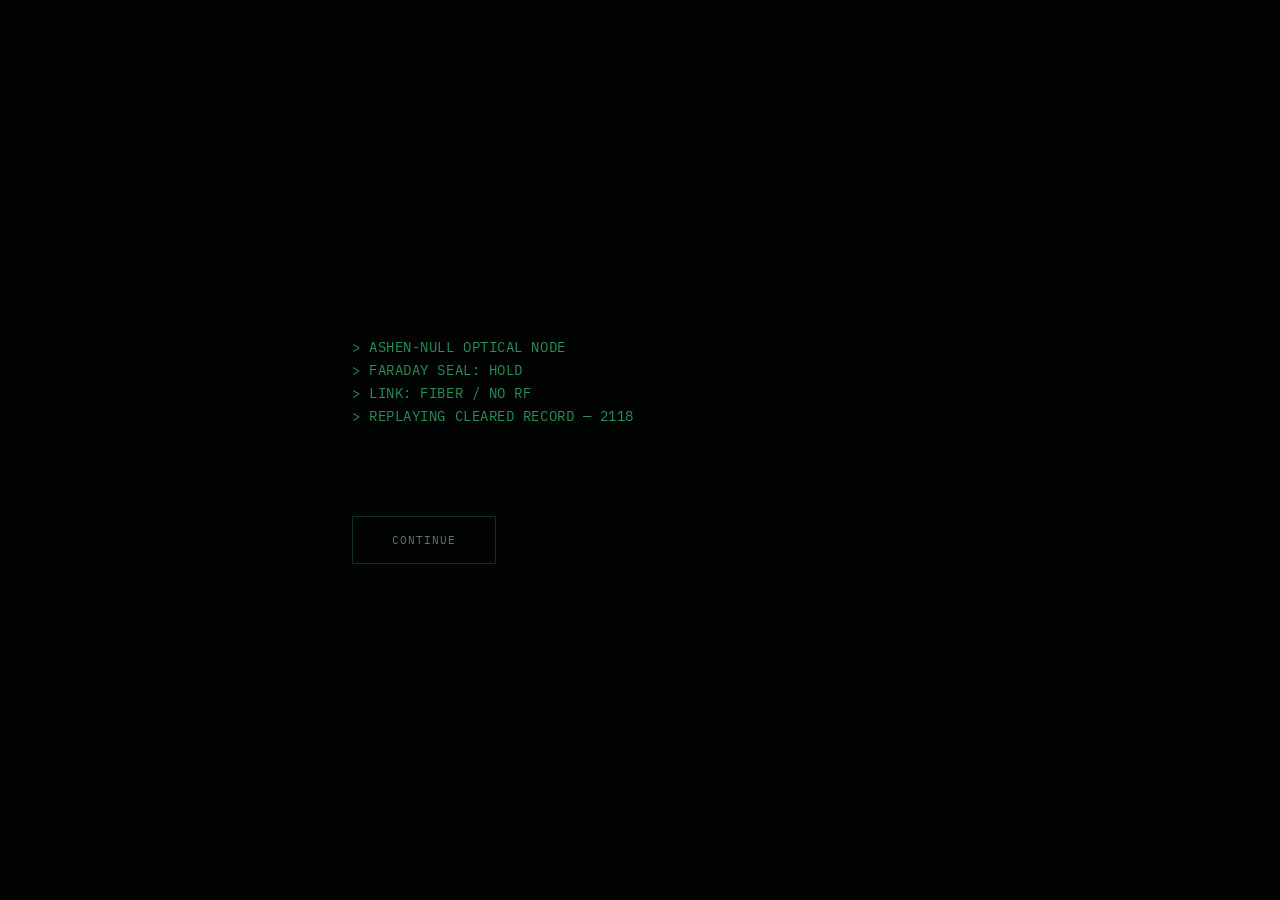
<file: START_HERE.html>
<!DOCTYPE html>
<html lang="en">
<head>
<meta charset="UTF-8">
<meta name="viewport" content="width=device-width, initial-scale=1.0, viewport-fit=cover">
<title>Deck Zero</title>
<meta name="robots" content="noindex">
<meta http-equiv="refresh" content="0; url=index.html">
<link rel="canonical" href="https://zeubi403-jpg.github.io/deck-zero/">
<link rel="icon" href="favicon.svg" type="image/svg+xml">
<script>location.replace("index.html");</script>
</head>
<body style="margin:0;background:#020805;color:#a8c4b4;font-family:Georgia,serif;min-height:100vh;display:flex;align-items:center;justify-content:center;padding:1.5rem">
  <p style="text-align:center;line-height:1.8">
    <a href="index.html" style="color:#4dff9a">Open Deck Zero · Ouvrir Deck Zero</a><br>
    <a href="wiki/" style="color:#8aab9a;font-size:.9rem">Wiki / Encyclopedia · Wiki / Encyclopédie</a>
  </p>
</body>
</html>
</file>
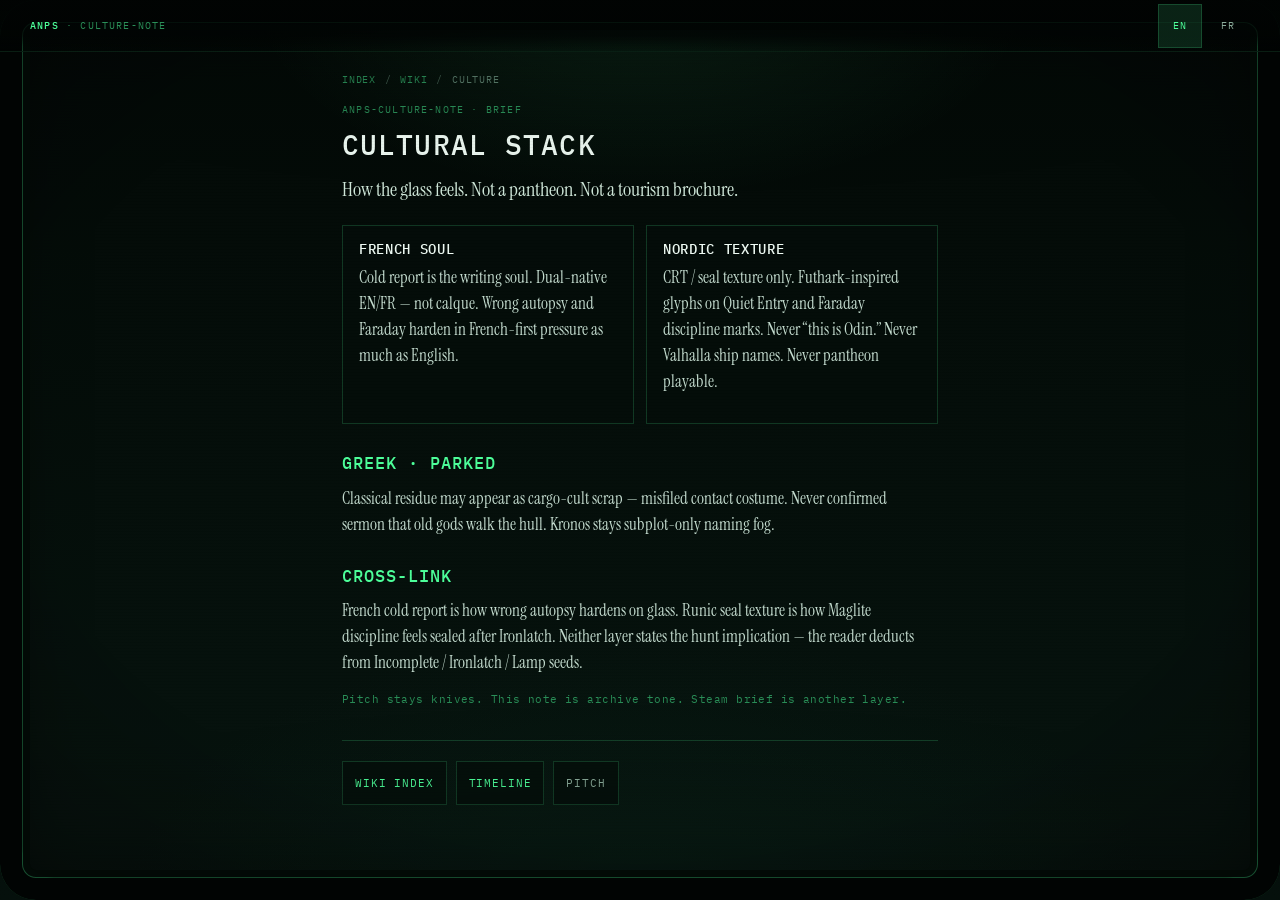
<file: wiki/culture.html>
<!DOCTYPE html>
<html lang="en">
<head>
<meta charset="UTF-8">
<meta name="viewport" content="width=device-width, initial-scale=1.0, viewport-fit=cover">
<title>Deck Zero · Cultural stack</title>
<meta name="wiki-title-en" content="Deck Zero · Cultural stack">
<meta name="wiki-title-fr" content="Deck Zero · Couche culturelle">
<meta name="description" content="French soul, Nordic seal texture, Greek parked.">
<meta name="theme-color" content="#020805">
<meta name="color-scheme" content="dark">
<link rel="icon" href="../favicon.svg" type="image/svg+xml">
<link rel="canonical" href="https://zeubi403-jpg.github.io/deck-zero/wiki/culture.html">
<link href="https://fonts.googleapis.com/css2?family=Instrument+Serif:ital@0;1&family=IBM+Plex+Mono:wght@400;500&display=swap" rel="stylesheet">
<link rel="stylesheet" href="wiki.css">
</head>
<body>
<div class="tube-chassis" aria-hidden="true"></div>
<div class="screen-bowl" aria-hidden="true"></div>
<header class="chrome">
  <div class="mark"><strong>ANPS</strong> · CULTURE-NOTE</div>
  <div class="lang" role="group" aria-label="Language">
    <button type="button" data-set-lang="en" class="on">EN</button>
    <button type="button" data-set-lang="fr">FR</button>
  </div>
</header>
<main class="wrap">
  <nav class="crumb" aria-label="Breadcrumb">
    <a href="../index.html">Index</a><span class="sep">/</span>
    <a href="index.html">Wiki</a><span class="sep">/</span>
    <span data-lang="en">Culture</span><span data-lang="fr">Culture</span>
  </nav>

  <div class="kicker">ANPS-CULTURE-NOTE · brief</div>
  <h1 data-lang="en">Cultural stack</h1>
  <h1 data-lang="fr">Couche culturelle</h1>
  <p class="lead" data-lang="en">How the glass feels. Not a pantheon. Not a tourism brochure.</p>
  <p class="lead" data-lang="fr">Comment le verre se sent. Pas un panthéon. Pas une brochure touristique.</p>

  <div class="two-col">
    <div class="card">
      <h3 data-lang="en">French soul</h3>
      <h3 data-lang="fr">Âme française</h3>
      <p data-lang="en">Cold report is the writing soul. Dual-native EN/FR — not calque. Wrong autopsy and Faraday harden in French-first pressure as much as English.</p>
      <p data-lang="fr">Le rapport froid est l’âme d’écriture. EN/FR natifs jumeaux — pas calque. La mauvaise autopsie et Faraday durcissent sous pression française autant qu’anglaise.</p>
    </div>
    <div class="card">
      <h3 data-lang="en">Nordic texture</h3>
      <h3 data-lang="fr">Texture nordique</h3>
      <p data-lang="en">CRT / seal texture only. Futhark-inspired glyphs on Quiet Entry and Faraday discipline marks. Never “this is Odin.” Never Valhalla ship names. Never pantheon playable.</p>
      <p data-lang="fr">Texture CRT / sceau seulement. Glyphes d’inspiration futhark sur Quiet Entry et marques de discipline Faraday. Jamais « c’est Odin ». Jamais noms de navires Valhalla. Jamais panthéon jouable.</p>
    </div>
  </div>

  <h2 data-lang="en">Greek · parked</h2>
  <h2 data-lang="fr">Grec · en parking</h2>
  <p data-lang="en">Classical residue may appear as cargo-cult scrap — misfiled contact costume. Never confirmed sermon that old gods walk the hull. Kronos stays subplot-only naming fog.</p>
  <p data-lang="fr">Un résidu classique peut apparaître en débris de culte du cargo — costume de contact mal classé. Jamais sermon confirmé que les vieux dieux marchent la coque. Kronos reste brouillard de nommage en sous-intrigue.</p>

  <h2 data-lang="en">Cross-link</h2>
  <h2 data-lang="fr">Lien croisé</h2>
  <p data-lang="en">French cold report is how wrong autopsy hardens on glass. Runic seal texture is how Maglite discipline feels sealed after Ironlatch. Neither layer states the hunt implication — the reader deducts from Incomplete / Ironlatch / Lamp seeds.</p>
  <p data-lang="fr">Le rapport froid français est la façon dont la mauvaise autopsie durcit sur le verre. La texture de sceau runique est la façon dont la discipline Maglite se sent scellée après Ironlatch. Ni l’une ni l’autre ne dit l’implication de chasse — le lecteur déduit des graines Incomplete / Ironlatch / Lampe.</p>

  <p class="note" data-lang="en">Pitch stays knives. This note is archive tone. Steam brief is another layer.</p>
  <p class="note" data-lang="fr">Le récit reste lames. Cette note est ton archive. Le brief magasin est une autre couche.</p>

  <nav class="nav">
    <a href="index.html"><span data-lang="en">Wiki index</span><span data-lang="fr">Index wiki</span></a>
    <a href="timeline.html"><span data-lang="en">Timeline</span><span data-lang="fr">Chronologie</span></a>
    <a class="ghost" href="../DECK_ZERO_Pitch.html"><span data-lang="en">Pitch</span><span data-lang="fr">Récit</span></a>
  </nav>
</main>
<script src="wiki.js"></script>
</body>
</html>
</file>
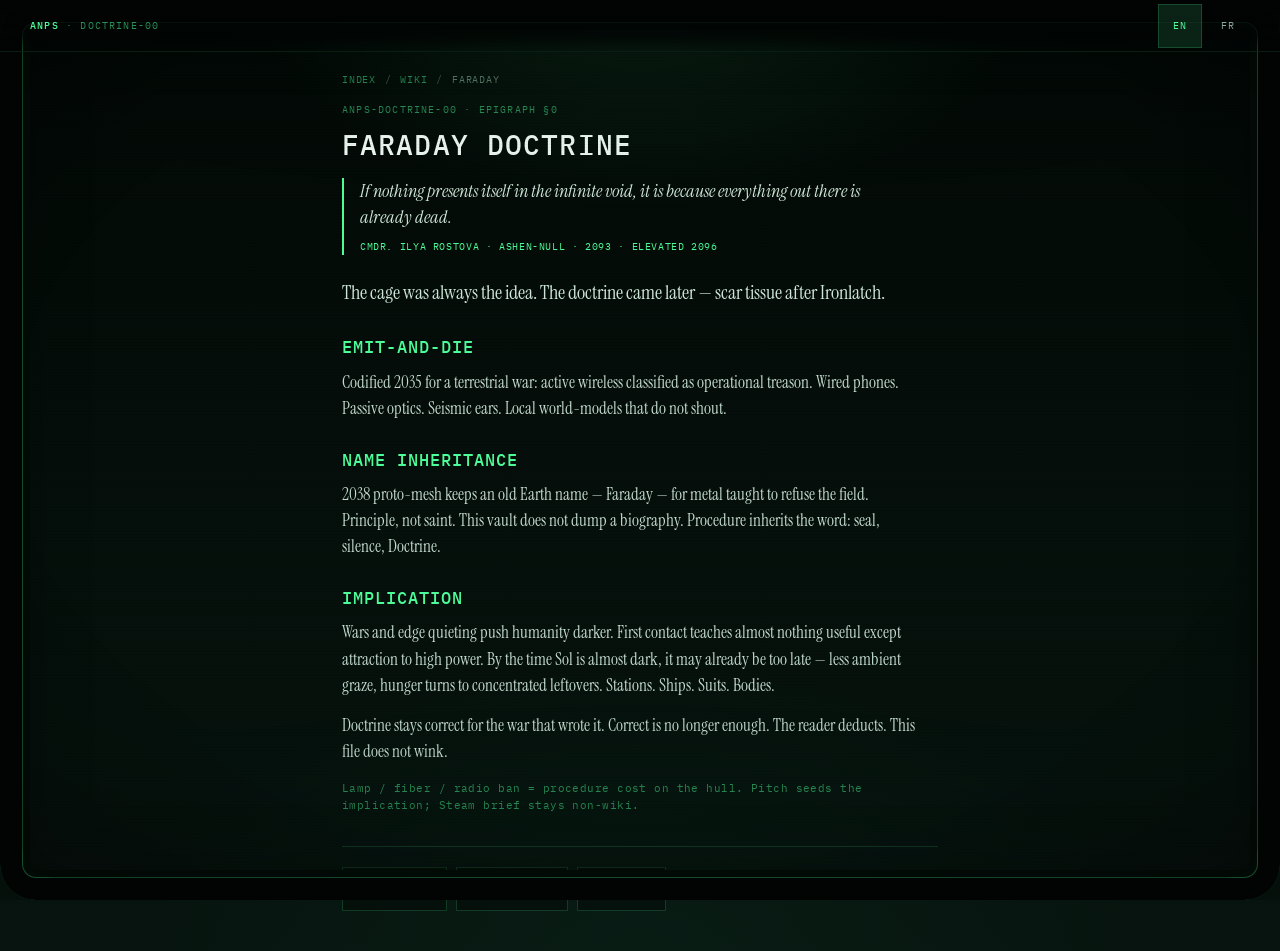
<file: wiki/faraday.html>
<!DOCTYPE html>
<html lang="en">
<head>
<meta charset="UTF-8">
<meta name="viewport" content="width=device-width, initial-scale=1.0, viewport-fit=cover">
<title>Deck Zero · Faraday Doctrine</title>
<meta name="wiki-title-en" content="Deck Zero · Faraday Doctrine">
<meta name="wiki-title-fr" content="Deck Zero · Doctrine Faraday">
<meta name="description" content="Emit-and-Die, Faraday seal, ecology implication.">
<meta name="theme-color" content="#020805">
<meta name="color-scheme" content="dark">
<link rel="icon" href="../favicon.svg" type="image/svg+xml">
<link rel="canonical" href="https://zeubi403-jpg.github.io/deck-zero/wiki/faraday.html">
<link href="https://fonts.googleapis.com/css2?family=Instrument+Serif:ital@0;1&family=IBM+Plex+Mono:wght@400;500&display=swap" rel="stylesheet">
<link rel="stylesheet" href="wiki.css">
</head>
<body>
<div class="tube-chassis" aria-hidden="true"></div>
<div class="screen-bowl" aria-hidden="true"></div>
<header class="chrome">
  <div class="mark"><strong>ANPS</strong> · DOCTRINE-00</div>
  <div class="lang" role="group" aria-label="Language">
    <button type="button" data-set-lang="en" class="on">EN</button>
    <button type="button" data-set-lang="fr">FR</button>
  </div>
</header>
<main class="wrap">
  <nav class="crumb" aria-label="Breadcrumb">
    <a href="../index.html">Index</a><span class="sep">/</span>
    <a href="index.html">Wiki</a><span class="sep">/</span>
    <span data-lang="en">Faraday</span><span data-lang="fr">Faraday</span>
  </nav>

  <div class="kicker">ANPS-DOCTRINE-00 · Epigraph §0</div>
  <h1 data-lang="en">Faraday Doctrine</h1>
  <h1 data-lang="fr">Doctrine Faraday</h1>

  <blockquote data-lang="en">
    If nothing presents itself in the infinite void, it is because everything out there is already dead.
    <cite>Cmdr. Ilya Rostova · Ashen-Null · 2093 · elevated 2096</cite>
  </blockquote>
  <blockquote data-lang="fr">
    Si rien ne se présente dans le vide infini, c’est que tout, là-dehors, est déjà mort.
    <cite>Cdt Ilya Rostova · Ashen-Null · 2093 · élevé 2096</cite>
  </blockquote>

  <p class="lead" data-lang="en">The cage was always the idea. The doctrine came later — scar tissue after Ironlatch.</p>
  <p class="lead" data-lang="fr">La cage fut toujours l’idée. La doctrine vint plus tard — cicatrice après Ironlatch.</p>

  <h2 data-lang="en">Emit-and-Die</h2>
  <h2 data-lang="fr">Émettre-et-mourir</h2>
  <p data-lang="en">Codified 2035 for a terrestrial war: active wireless classified as operational treason. Wired phones. Passive optics. Seismic ears. Local world-models that do not shout.</p>
  <p data-lang="fr">Codifié en 2035 pour une guerre terrestre : le sans-fil actif classé trahison opérationnelle. Téléphones filaires. Optique passive. Oreilles sismiques. Modèles locaux qui ne crient pas.</p>

  <h2 data-lang="en">Name inheritance</h2>
  <h2 data-lang="fr">Héritage du nom</h2>
  <p data-lang="en">2038 proto-mesh keeps an old Earth name — Faraday — for metal taught to refuse the field. Principle, not saint. This vault does not dump a biography. Procedure inherits the word: seal, silence, Doctrine.</p>
  <p data-lang="fr">Le proto-maillage de 2038 garde un vieux nom terrien — Faraday — pour le métal appris à refuser le champ. Principe, pas saint. Ce coffre ne déverse pas une biographie. La procédure hérite du mot : sceau, silence, Doctrine.</p>

  <h2 data-lang="en">Implication</h2>
  <h2 data-lang="fr">Implication</h2>
  <p data-lang="en">Wars and edge quieting push humanity darker. First contact teaches almost nothing useful except attraction to high power. By the time Sol is almost dark, it may already be too late — less ambient graze, hunger turns to concentrated leftovers. Stations. Ships. Suits. Bodies.</p>
  <p data-lang="fr">Les guerres et le silence de bord poussent l’humanité vers le plus sombre. Le premier contact n’enseigne presque rien d’utile — sauf l’attraction vers la haute puissance. Quand Sol est presque noir, il est peut-être déjà trop tard — moins de pâturage ambiant, la faim se tourne vers les restes concentrés. Stations. Navires. Combinaisons. Corps.</p>
  <p data-lang="en">Doctrine stays correct for the war that wrote it. Correct is no longer enough. The reader deducts. This file does not wink.</p>
  <p data-lang="fr">La doctrine reste juste pour la guerre qui l’a écrite. Juste ne suffit plus. Le lecteur déduit. Ce fichier ne fait pas de clin d’œil.</p>

  <p class="note" data-lang="en">Lamp / fiber / radio ban = procedure cost on the hull. Pitch seeds the implication; Steam brief stays non-wiki.</p>
  <p class="note" data-lang="fr">Lampe / fibre / interdiction radio = coût de procédure sur la coque. Le récit sème l’implication ; le brief magasin reste hors wiki.</p>

  <nav class="nav">
    <a href="index.html"><span data-lang="en">Wiki index</span><span data-lang="fr">Index wiki</span></a>
    <a href="hulls.html"><span data-lang="en">Two hulls →</span><span data-lang="fr">Deux coques →</span></a>
    <a class="ghost" href="timeline.html"><span data-lang="en">Timeline</span><span data-lang="fr">Chronologie</span></a>
  </nav>
</main>
<script src="wiki.js"></script>
</body>
</html>
</file>
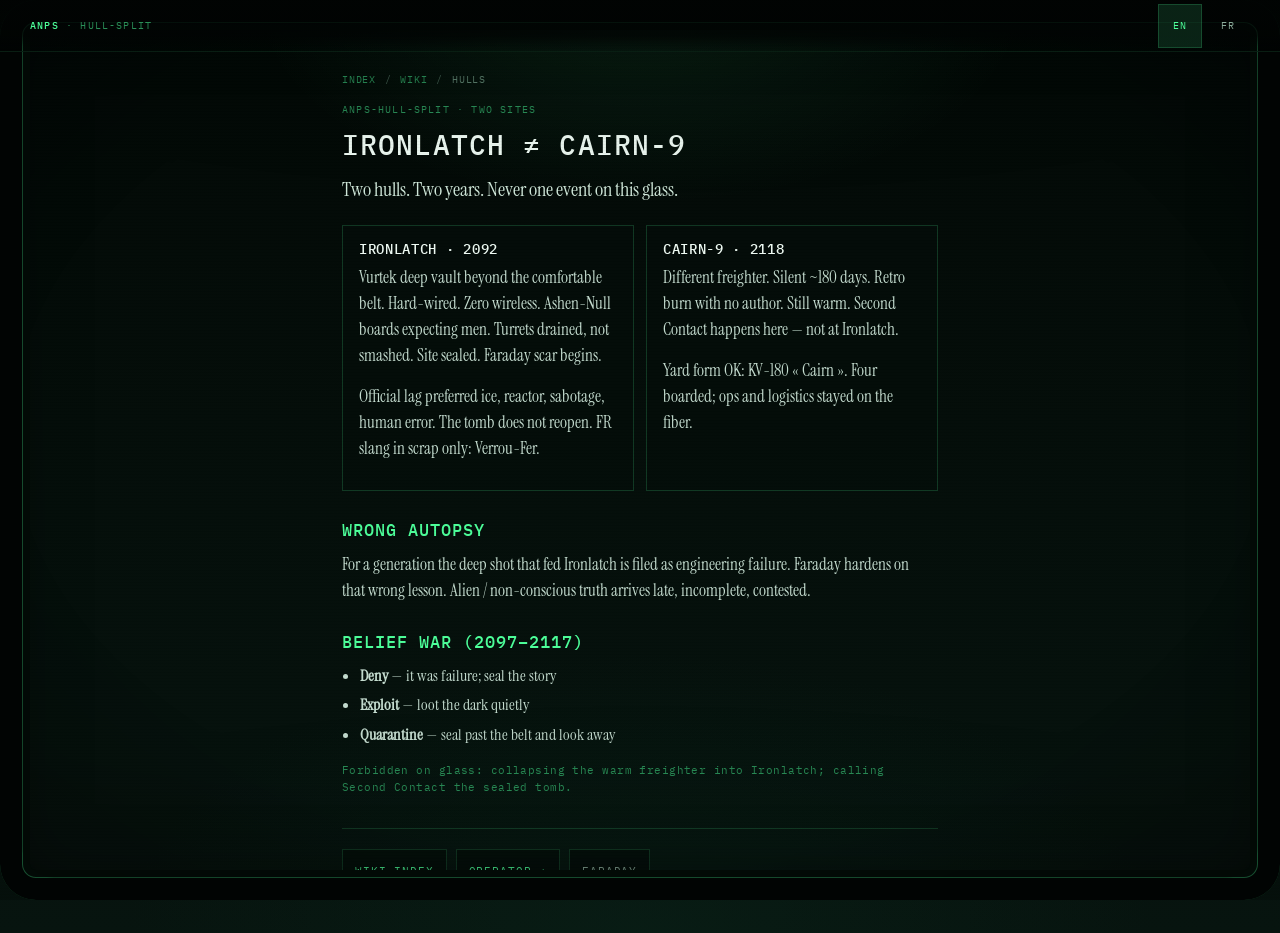
<file: wiki/hulls.html>
<!DOCTYPE html>
<html lang="en">
<head>
<meta charset="UTF-8">
<meta name="viewport" content="width=device-width, initial-scale=1.0, viewport-fit=cover">
<title>Deck Zero · Ironlatch · Cairn-9</title>
<meta name="wiki-title-en" content="Deck Zero · Ironlatch · Cairn-9">
<meta name="wiki-title-fr" content="Deck Zero · Ironlatch · Cairn-9">
<meta name="description" content="Two hulls — Ironlatch sealed 2092; Cairn-9 warm 2118.">
<meta name="theme-color" content="#020805">
<meta name="color-scheme" content="dark">
<link rel="icon" href="../favicon.svg" type="image/svg+xml">
<link rel="canonical" href="https://zeubi403-jpg.github.io/deck-zero/wiki/hulls.html">
<link href="https://fonts.googleapis.com/css2?family=Instrument+Serif:ital@0;1&family=IBM+Plex+Mono:wght@400;500&display=swap" rel="stylesheet">
<link rel="stylesheet" href="wiki.css">
</head>
<body>
<div class="tube-chassis" aria-hidden="true"></div>
<div class="screen-bowl" aria-hidden="true"></div>
<header class="chrome">
  <div class="mark"><strong>ANPS</strong> · HULL-SPLIT</div>
  <div class="lang" role="group" aria-label="Language">
    <button type="button" data-set-lang="en" class="on">EN</button>
    <button type="button" data-set-lang="fr">FR</button>
  </div>
</header>
<main class="wrap">
  <nav class="crumb" aria-label="Breadcrumb">
    <a href="../index.html">Index</a><span class="sep">/</span>
    <a href="index.html">Wiki</a><span class="sep">/</span>
    <span>Hulls</span>
  </nav>

  <div class="kicker">ANPS-HULL-SPLIT · two sites</div>
  <h1 data-lang="en">Ironlatch ≠ Cairn-9</h1>
  <h1 data-lang="fr">Ironlatch ≠ Cairn-9</h1>
  <p class="lead" data-lang="en">Two hulls. Two years. Never one event on this glass.</p>
  <p class="lead" data-lang="fr">Deux coques. Deux années. Jamais un seul événement sur ce verre.</p>

  <div class="two-col">
    <div class="card">
      <h3>Ironlatch · 2092</h3>
      <p data-lang="en">Vurtek deep vault beyond the comfortable belt. Hard-wired. Zero wireless. Ashen-Null boards expecting men. Turrets drained, not smashed. Site sealed. Faraday scar begins.</p>
      <p data-lang="fr">Coffre Vurtek au-delà de la ceinture confortable. Filaire. Zéro sans-fil. Ashen-Null aborde en espérant des hommes. Tourelles vidées, pas brisées. Site scellé. La cicatrice Faraday commence.</p>
      <p data-lang="en">Official lag preferred ice, reactor, sabotage, human error. The tomb does not reopen. FR slang in scrap only: Verrou-Fer.</p>
      <p data-lang="fr">Le retard officiel a préféré glace, réacteur, sabotage, erreur humaine. Le tombeau ne se rouvre pas. Argot FR dans les débris seulement : Verrou-Fer.</p>
    </div>
    <div class="card">
      <h3>Cairn-9 · 2118</h3>
      <p data-lang="en">Different freighter. Silent ~180 days. Retro burn with no author. Still warm. Second Contact happens here — not at Ironlatch.</p>
      <p data-lang="fr">Autre cargo. Silence ~180 jours. Freinage à rebours sans auteur. Encore chaud. Second Contact a lieu ici — pas à Ironlatch.</p>
      <p data-lang="en">Yard form OK: KV-180 « Cairn ». Four boarded; ops and logistics stayed on the fiber.</p>
      <p data-lang="fr">Forme chantier OK : KV-180 « Cairn ». Quatre à l’abordage ; opérations et logistique restent sur la fibre.</p>
    </div>
  </div>

  <h2 data-lang="en">Wrong autopsy</h2>
  <h2 data-lang="fr">Mauvaise autopsie</h2>
  <p data-lang="en">For a generation the deep shot that fed Ironlatch is filed as engineering failure. Faraday hardens on that wrong lesson. Alien / non-conscious truth arrives late, incomplete, contested.</p>
  <p data-lang="fr">Pendant une génération, le tir profond qui a nourri Ironlatch est classé échec d’ingénierie. Faraday durcit sur cette mauvaise leçon. La vérité alien / non consciente arrive tard, incomplète, contestée.</p>

  <h2 data-lang="en">Belief war (2097–2117)</h2>
  <h2 data-lang="fr">Guerre de croyances (2097–2117)</h2>
  <ul class="cold" data-lang="en">
    <li><strong>Deny</strong> — it was failure; seal the story</li>
    <li><strong>Exploit</strong> — loot the dark quietly</li>
    <li><strong>Quarantine</strong> — seal past the belt and look away</li>
  </ul>
  <ul class="cold" data-lang="fr">
    <li><strong>Nier</strong> — ce n’était qu’un échec ; sceller l’histoire</li>
    <li><strong>Exploiter</strong> — piller le noir en silence</li>
    <li><strong>Quarantaine</strong> — sceller au-delà de la ceinture et détourner le regard</li>
  </ul>

  <p class="note" data-lang="en">Forbidden on glass: collapsing the warm freighter into Ironlatch; calling Second Contact the sealed tomb.</p>
  <p class="note" data-lang="fr">Interdit sur le verre : fondre le cargo chaud dans Ironlatch ; appeler Second Contact le tombeau scellé.</p>

  <nav class="nav">
    <a href="index.html"><span data-lang="en">Wiki index</span><span data-lang="fr">Index wiki</span></a>
    <a href="operator.html"><span data-lang="en">Operator →</span><span data-lang="fr">Opérateur →</span></a>
    <a class="ghost" href="faraday.html">Faraday</a>
  </nav>
</main>
<script src="wiki.js"></script>
</body>
</html>
</file>
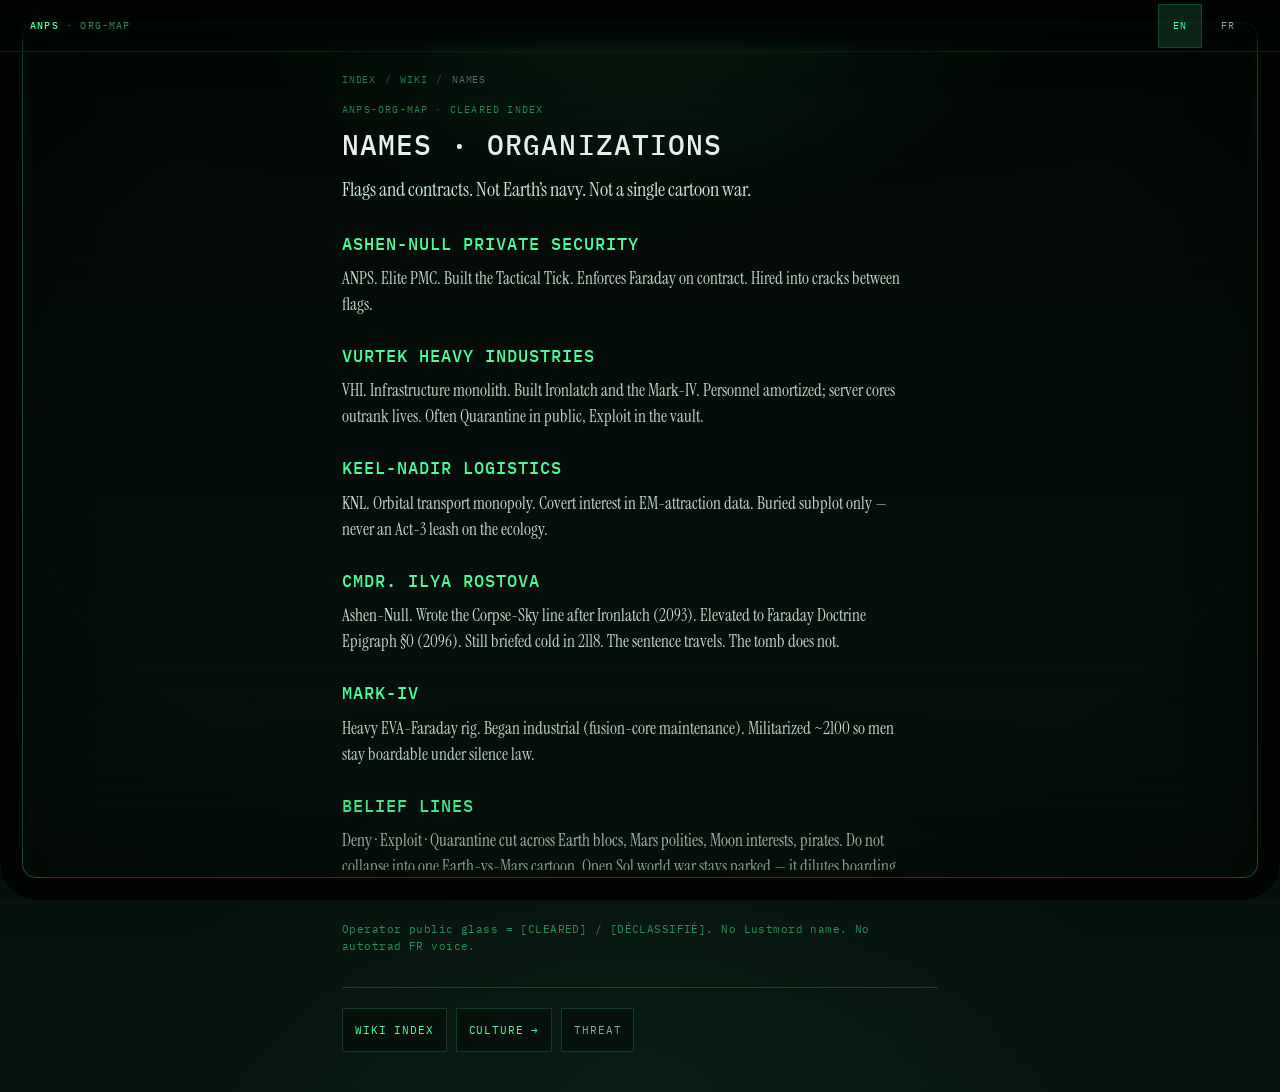
<file: wiki/names.html>
<!DOCTYPE html>
<html lang="en">
<head>
<meta charset="UTF-8">
<meta name="viewport" content="width=device-width, initial-scale=1.0, viewport-fit=cover">
<title>Deck Zero · Names · Orgs</title>
<meta name="wiki-title-en" content="Deck Zero · Names · Orgs">
<meta name="wiki-title-fr" content="Deck Zero · Noms · Organisations">
<meta name="description" content="ANPS, Vurtek, Rostova, belief lines — forensic index.">
<meta name="theme-color" content="#020805">
<meta name="color-scheme" content="dark">
<link rel="icon" href="../favicon.svg" type="image/svg+xml">
<link rel="canonical" href="https://zeubi403-jpg.github.io/deck-zero/wiki/names.html">
<link href="https://fonts.googleapis.com/css2?family=Instrument+Serif:ital@0;1&family=IBM+Plex+Mono:wght@400;500&display=swap" rel="stylesheet">
<link rel="stylesheet" href="wiki.css">
</head>
<body>
<div class="tube-chassis" aria-hidden="true"></div>
<div class="screen-bowl" aria-hidden="true"></div>
<header class="chrome">
  <div class="mark"><strong>ANPS</strong> · ORG-MAP</div>
  <div class="lang" role="group" aria-label="Language">
    <button type="button" data-set-lang="en" class="on">EN</button>
    <button type="button" data-set-lang="fr">FR</button>
  </div>
</header>
<main class="wrap">
  <nav class="crumb" aria-label="Breadcrumb">
    <a href="../index.html">Index</a><span class="sep">/</span>
    <a href="index.html">Wiki</a><span class="sep">/</span>
    <span data-lang="en">Names</span><span data-lang="fr">Noms</span>
  </nav>

  <div class="kicker">ANPS-ORG-MAP · cleared index</div>
  <h1 data-lang="en">Names · Organizations</h1>
  <h1 data-lang="fr">Noms · Organisations</h1>
  <p class="lead" data-lang="en">Flags and contracts. Not Earth’s navy. Not a single cartoon war.</p>
  <p class="lead" data-lang="fr">Drapeaux et contrats. Pas la marine de la Terre. Pas une guerre cartoon unique.</p>

  <h2>Ashen-Null Private Security</h2>
  <p data-lang="en">ANPS. Elite PMC. Built the Tactical Tick. Enforces Faraday on contract. Hired into cracks between flags.</p>
  <p data-lang="fr">ANPS. PMC d’élite. A bâti le Tick tactique. Applique Faraday sous contrat. Embauchée dans les fissures entre drapeaux.</p>

  <h2>Vurtek Heavy Industries</h2>
  <p data-lang="en">VHI. Infrastructure monolith. Built Ironlatch and the Mark-IV. Personnel amortized; server cores outrank lives. Often Quarantine in public, Exploit in the vault.</p>
  <p data-lang="fr">VHI. Monolithe d’infrastructure. A bâti Ironlatch et le Mark-IV. Personnel amorti ; les cœurs de serveur valent plus que les vies. Souvent Quarantaine en public, Exploit dans le coffre.</p>

  <h2>Keel-Nadir Logistics</h2>
  <p data-lang="en">KNL. Orbital transport monopoly. Covert interest in EM-attraction data. Buried subplot only — never an Act-3 leash on the ecology.</p>
  <p data-lang="fr">KNL. Monopole de transport orbital. Intérêt secret pour les données d’attraction EM. Sous-intrigue enterrée seulement — jamais une laisse d’acte 3 sur l’écologie.</p>

  <h2 data-lang="en">Cmdr. Ilya Rostova</h2>
  <h2 data-lang="fr">Cdt Ilya Rostova</h2>
  <p data-lang="en">Ashen-Null. Wrote the Corpse-Sky line after Ironlatch (2093). Elevated to Faraday Doctrine Epigraph §0 (2096). Still briefed cold in 2118. The sentence travels. The tomb does not.</p>
  <p data-lang="fr">Ashen-Null. A écrit la ligne Ciel-Cadavre après Ironlatch (2093). Élevée en Épigraphe §0 de la Doctrine Faraday (2096). Encore briefée froide en 2118. La phrase voyage. Le tombeau, non.</p>

  <h2 data-lang="en">Mark-IV</h2>
  <h2 data-lang="fr">Mark-IV</h2>
  <p data-lang="en">Heavy EVA-Faraday rig. Began industrial (fusion-core maintenance). Militarized ~2100 so men stay boardable under silence law.</p>
  <p data-lang="fr">Combinaison EVA-Faraday lourde. Début industriel (maintenance de cœur de fusion). Militarisé vers 2100 pour que les hommes restent abordables sous la loi du silence.</p>

  <h2 data-lang="en">Belief lines</h2>
  <h2 data-lang="fr">Lignes de croyance</h2>
  <p data-lang="en">Deny · Exploit · Quarantine cut across Earth blocs, Mars polities, Moon interests, pirates. Do not collapse into one Earth-vs-Mars cartoon. Open Sol world war stays parked — it dilutes boarding horror.</p>
  <p data-lang="fr">Nier · Exploiter · Quarantaine traversent blocs terrestres, cités martiennes, intérêts lunaires, pirates. Ne pas fondre en cartoon Terre-contre-Mars. Guerre mondiale ouverte de Sol reste en parking — elle dilue l’horreur d’abordage.</p>

  <p class="note" data-lang="en">Operator public glass = [CLEARED] / [DÉCLASSIFIÉ]. No Lustmord name. No autotrad FR voice.</p>
  <p class="note" data-lang="fr">Verre public opérateur = [CLEARED] / [DÉCLASSIFIÉ]. Pas de nom Lustmord. Pas de voix FR autotraduite.</p>

  <nav class="nav">
    <a href="index.html"><span data-lang="en">Wiki index</span><span data-lang="fr">Index wiki</span></a>
    <a href="culture.html"><span data-lang="en">Culture →</span><span data-lang="fr">Culture →</span></a>
    <a class="ghost" href="threat.html"><span data-lang="en">Threat</span><span data-lang="fr">Menace</span></a>
  </nav>
</main>
<script src="wiki.js"></script>
</body>
</html>
</file>
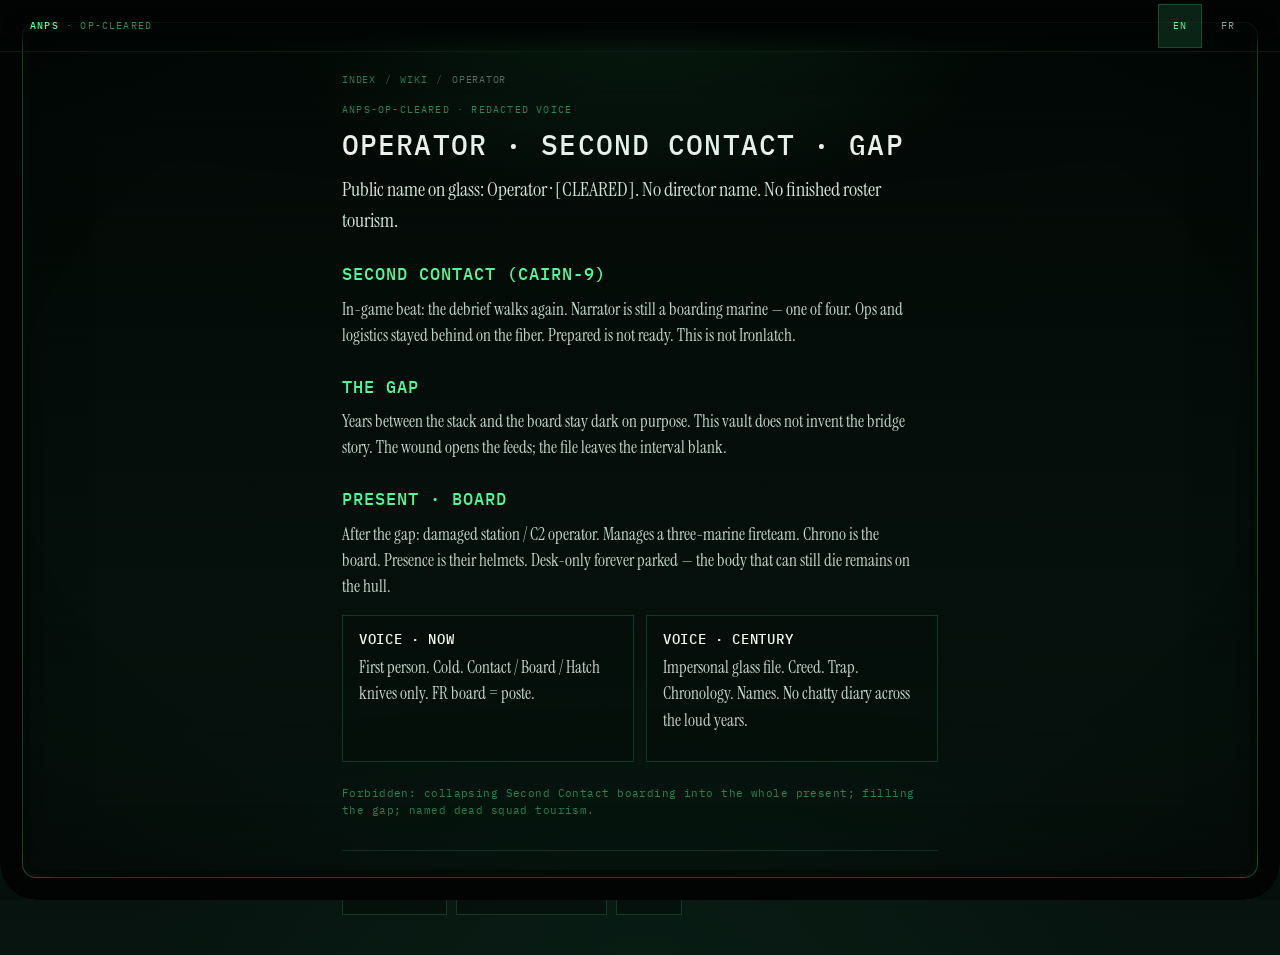
<file: wiki/operator.html>
<!DOCTYPE html>
<html lang="en">
<head>
<meta charset="UTF-8">
<meta name="viewport" content="width=device-width, initial-scale=1.0, viewport-fit=cover">
<title>Deck Zero · Operator</title>
<meta name="wiki-title-en" content="Deck Zero · Operator">
<meta name="wiki-title-fr" content="Deck Zero · Opérateur">
<meta name="description" content="Second Contact, gap, operator present — CLEARED.">
<meta name="theme-color" content="#020805">
<meta name="color-scheme" content="dark">
<link rel="icon" href="../favicon.svg" type="image/svg+xml">
<link rel="canonical" href="https://zeubi403-jpg.github.io/deck-zero/wiki/operator.html">
<link href="https://fonts.googleapis.com/css2?family=Instrument+Serif:ital@0;1&family=IBM+Plex+Mono:wght@400;500&display=swap" rel="stylesheet">
<link rel="stylesheet" href="wiki.css">
</head>
<body>
<div class="tube-chassis" aria-hidden="true"></div>
<div class="screen-bowl" aria-hidden="true"></div>
<header class="chrome">
  <div class="mark"><strong>ANPS</strong> · OP-CLEARED</div>
  <div class="lang" role="group" aria-label="Language">
    <button type="button" data-set-lang="en" class="on">EN</button>
    <button type="button" data-set-lang="fr">FR</button>
  </div>
</header>
<main class="wrap">
  <nav class="crumb" aria-label="Breadcrumb">
    <a href="../index.html">Index</a><span class="sep">/</span>
    <a href="index.html">Wiki</a><span class="sep">/</span>
    <span data-lang="en">Operator</span><span data-lang="fr">Opérateur</span>
  </nav>

  <div class="kicker" data-lang="en">ANPS-OP-CLEARED · redacted voice</div>
  <div class="kicker" data-lang="fr">ANPS-OP-CLEARED · voix caviardée</div>
  <h1 data-lang="en">Operator · Second Contact · Gap</h1>
  <h1 data-lang="fr">Opérateur · Second Contact · Blanc</h1>
  <p class="lead" data-lang="en">Public name on glass: Operator · [CLEARED]. No director name. No finished roster tourism.</p>
  <p class="lead" data-lang="fr">Nom public sur le verre : Opérateur · [DÉCLASSIFIÉ]. Pas de nom de réalisateur. Pas de tourisme de matricule.</p>

  <h2 data-lang="en">Second Contact (Cairn-9)</h2>
  <h2 data-lang="fr">Second Contact (Cairn-9)</h2>
  <p data-lang="en">In-game beat: the debrief walks again. Narrator is still a boarding marine — one of four. Ops and logistics stayed behind on the fiber. Prepared is not ready. This is not Ironlatch.</p>
  <p data-lang="fr">Temps de jeu : le débrief remonte. Le narrateur est encore marine d’abordage — un sur quatre. Opérations et logistique restent sur la fibre. Préparé n’est pas prêt. Ce n’est pas Ironlatch.</p>

  <h2 data-lang="en">The gap</h2>
  <h2 data-lang="fr">Le blanc</h2>
  <p data-lang="en">Years between the stack and the board stay dark on purpose. This vault does not invent the bridge story. The wound opens the feeds; the file leaves the interval blank.</p>
  <p data-lang="fr">Les années entre la pile et le poste restent noires exprès. Ce coffre n’invente pas l’histoire du pont. La blessure ouvre les flux ; le dossier laisse l’intervalle en blanc.</p>

  <h2 data-lang="en">Present · board</h2>
  <h2 data-lang="fr">Présent · poste</h2>
  <p data-lang="en">After the gap: damaged station / C2 operator. Manages a three-marine fireteam. Chrono is the board. Presence is their helmets. Desk-only forever parked — the body that can still die remains on the hull.</p>
  <p data-lang="fr">Après le blanc : opérateur de station / C2 endommagé. Gère une équipe de trois marines. Chrono est le poste. Presence, leurs casques. Le bureau seul reste en parking — le corps qui peut encore mourir reste sur la coque.</p>

  <div class="two-col">
    <div class="card">
      <h3 data-lang="en">Voice · NOW</h3>
      <h3 data-lang="fr">Voix · MAINTENANT</h3>
      <p data-lang="en">First person. Cold. Contact / Board / Hatch knives only. FR board = poste.</p>
      <p data-lang="fr">Première personne. Froide. Lames Contact / Poste / Écoutille seulement. Board FR = poste.</p>
    </div>
    <div class="card">
      <h3 data-lang="en">Voice · century</h3>
      <h3 data-lang="fr">Voix · siècle</h3>
      <p data-lang="en">Impersonal glass file. Creed. Trap. Chronology. Names. No chatty diary across the loud years.</p>
      <p data-lang="fr">Dossier de verre impersonnel. Credo. Piège. Chronologie. Noms. Pas de journal bavard sur les années bruyantes.</p>
    </div>
  </div>

  <p class="note" data-lang="en">Forbidden: collapsing Second Contact boarding into the whole present; filling the gap; named dead squad tourism.</p>
  <p class="note" data-lang="fr">Interdit : fondre l’abordage Second Contact dans tout le présent ; remplir le blanc ; tourisme d’escouade morte nommée.</p>

  <nav class="nav">
    <a href="index.html"><span data-lang="en">Wiki index</span><span data-lang="fr">Index wiki</span></a>
    <a href="threat.html"><span data-lang="en">Threat classes →</span><span data-lang="fr">Classes →</span></a>
    <a class="ghost" href="hulls.html">Hulls</a>
  </nav>
</main>
<script src="wiki.js"></script>
</body>
</html>
</file>
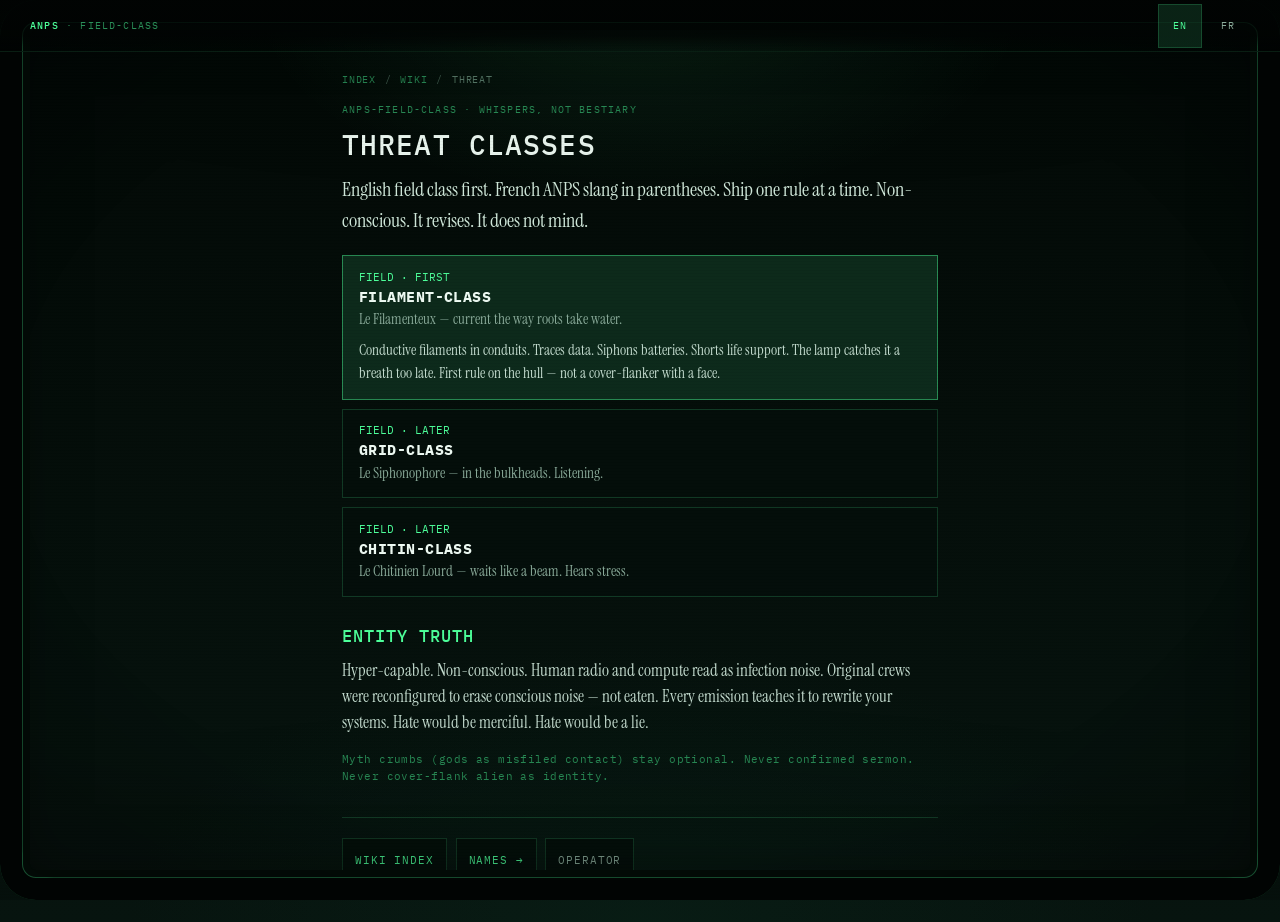
<file: wiki/threat.html>
<!DOCTYPE html>
<html lang="en">
<head>
<meta charset="UTF-8">
<meta name="viewport" content="width=device-width, initial-scale=1.0, viewport-fit=cover">
<title>Deck Zero · Threat classes</title>
<meta name="wiki-title-en" content="Deck Zero · Threat classes">
<meta name="wiki-title-fr" content="Deck Zero · Classes de menace">
<meta name="description" content="Field classes FILAMENT / GRID / CHITIN — forensic file tone.">
<meta name="theme-color" content="#020805">
<meta name="color-scheme" content="dark">
<link rel="icon" href="../favicon.svg" type="image/svg+xml">
<link rel="canonical" href="https://zeubi403-jpg.github.io/deck-zero/wiki/threat.html">
<link href="https://fonts.googleapis.com/css2?family=Instrument+Serif:ital@0;1&family=IBM+Plex+Mono:wght@400;500&display=swap" rel="stylesheet">
<link rel="stylesheet" href="wiki.css">
</head>
<body>
<div class="tube-chassis" aria-hidden="true"></div>
<div class="screen-bowl" aria-hidden="true"></div>
<header class="chrome">
  <div class="mark"><strong>ANPS</strong> · FIELD-CLASS</div>
  <div class="lang" role="group" aria-label="Language">
    <button type="button" data-set-lang="en" class="on">EN</button>
    <button type="button" data-set-lang="fr">FR</button>
  </div>
</header>
<main class="wrap">
  <nav class="crumb" aria-label="Breadcrumb">
    <a href="../index.html">Index</a><span class="sep">/</span>
    <a href="index.html">Wiki</a><span class="sep">/</span>
    <span data-lang="en">Threat</span><span data-lang="fr">Menace</span>
  </nav>

  <div class="kicker">ANPS-FIELD-CLASS · whispers, not bestiary</div>
  <h1 data-lang="en">Threat classes</h1>
  <h1 data-lang="fr">Classes de menace</h1>
  <p class="lead" data-lang="en">English field class first. French ANPS slang in parentheses. Ship one rule at a time. Non-conscious. It revises. It does not mind.</p>
  <p class="lead" data-lang="fr">Classe de terrain anglaise d’abord. Argot ANPS français entre parenthèses. Une règle à la fois. Non conscient. Ça révise. Ça n’en a cure.</p>

  <div class="eras">
    <div class="era open" data-era>
      <div class="y">FIELD · FIRST</div>
      <strong>FILAMENT-CLASS</strong>
      <div class="sum" data-lang="en">Le Filamenteux — current the way roots take water.</div>
      <div class="sum" data-lang="fr">Le Filamenteux — le courant comme les racines prennent l’eau.</div>
      <div class="detail" data-lang="en">Conductive filaments in conduits. Traces data. Siphons batteries. Shorts life support. The lamp catches it a breath too late. First rule on the hull — not a cover-flanker with a face.</div>
      <div class="detail" data-lang="fr">Filaments conducteurs dans les conduits. Suit les données. Siphonne les batteries. Court-circuite le support de vie. La lampe le voit un souffle trop tard. Première règle sur la coque — pas un flanqueur à visage.</div>
    </div>
    <div class="era" data-era>
      <div class="y">FIELD · LATER</div>
      <strong>GRID-CLASS</strong>
      <div class="sum" data-lang="en">Le Siphonophore — in the bulkheads. Listening.</div>
      <div class="sum" data-lang="fr">Le Siphonophore — dans les cloisons. À l’écoute.</div>
      <div class="detail" data-lang="en">Semi-fluid colonial nest. Living EM sensor grid. An unshielded tool invites the walls to finish judgment before any shape arrives.</div>
      <div class="detail" data-lang="fr">Nid colonial semi-fluide. Grille capteur EM vivante. Un outil non blindé invite les parois à finir le jugement avant qu’une forme n’arrive.</div>
    </div>
    <div class="era" data-era>
      <div class="y">FIELD · LATER</div>
      <strong>CHITIN-CLASS</strong>
      <div class="sum" data-lang="en">Le Chitinien Lourd — waits like a beam. Hears stress.</div>
      <div class="sum" data-lang="fr">Le Chitinien Lourd — attend comme une poutre. Entend la contrainte.</div>
      <div class="detail" data-lang="en">Radar-absorbent ambusher mimicking rusted structure. Blind. Tracks stress and heartbeat. Not a Hollywood lab monster.</div>
      <div class="detail" data-lang="fr">Embuscade absorbante radar mimant la structure rouillée. Aveugle. Suit contrainte et pouls. Pas un monstre de laboratoire hollywoodien.</div>
    </div>
  </div>

  <h2 data-lang="en">Entity truth</h2>
  <h2 data-lang="fr">Vérité d’entité</h2>
  <p data-lang="en">Hyper-capable. Non-conscious. Human radio and compute read as infection noise. Original crews were reconfigured to erase conscious noise — not eaten. Every emission teaches it to rewrite your systems. Hate would be merciful. Hate would be a lie.</p>
  <p data-lang="fr">Hyper-capable. Non conscient. Radio et calcul humains se lisent comme bruit d’infection. Les équipages d’origine ont été reconfigurés pour effacer le bruit conscient — pas mangés. Chaque émission lui apprend à réécrire vos systèmes. La haine serait miséricordieuse. La haine serait un mensonge.</p>

  <p class="note" data-lang="en">Myth crumbs (gods as misfiled contact) stay optional. Never confirmed sermon. Never cover-flank alien as identity.</p>
  <p class="note" data-lang="fr">Miettes mythiques (dieux comme contact mal classé) restent optionnelles. Jamais sermon confirmé. Jamais alien flanqueur comme identité.</p>

  <nav class="nav">
    <a href="index.html"><span data-lang="en">Wiki index</span><span data-lang="fr">Index wiki</span></a>
    <a href="names.html"><span data-lang="en">Names →</span><span data-lang="fr">Noms →</span></a>
    <a class="ghost" href="operator.html"><span data-lang="en">Operator</span><span data-lang="fr">Opérateur</span></a>
  </nav>
</main>
<script src="wiki.js"></script>
</body>
</html>
</file>
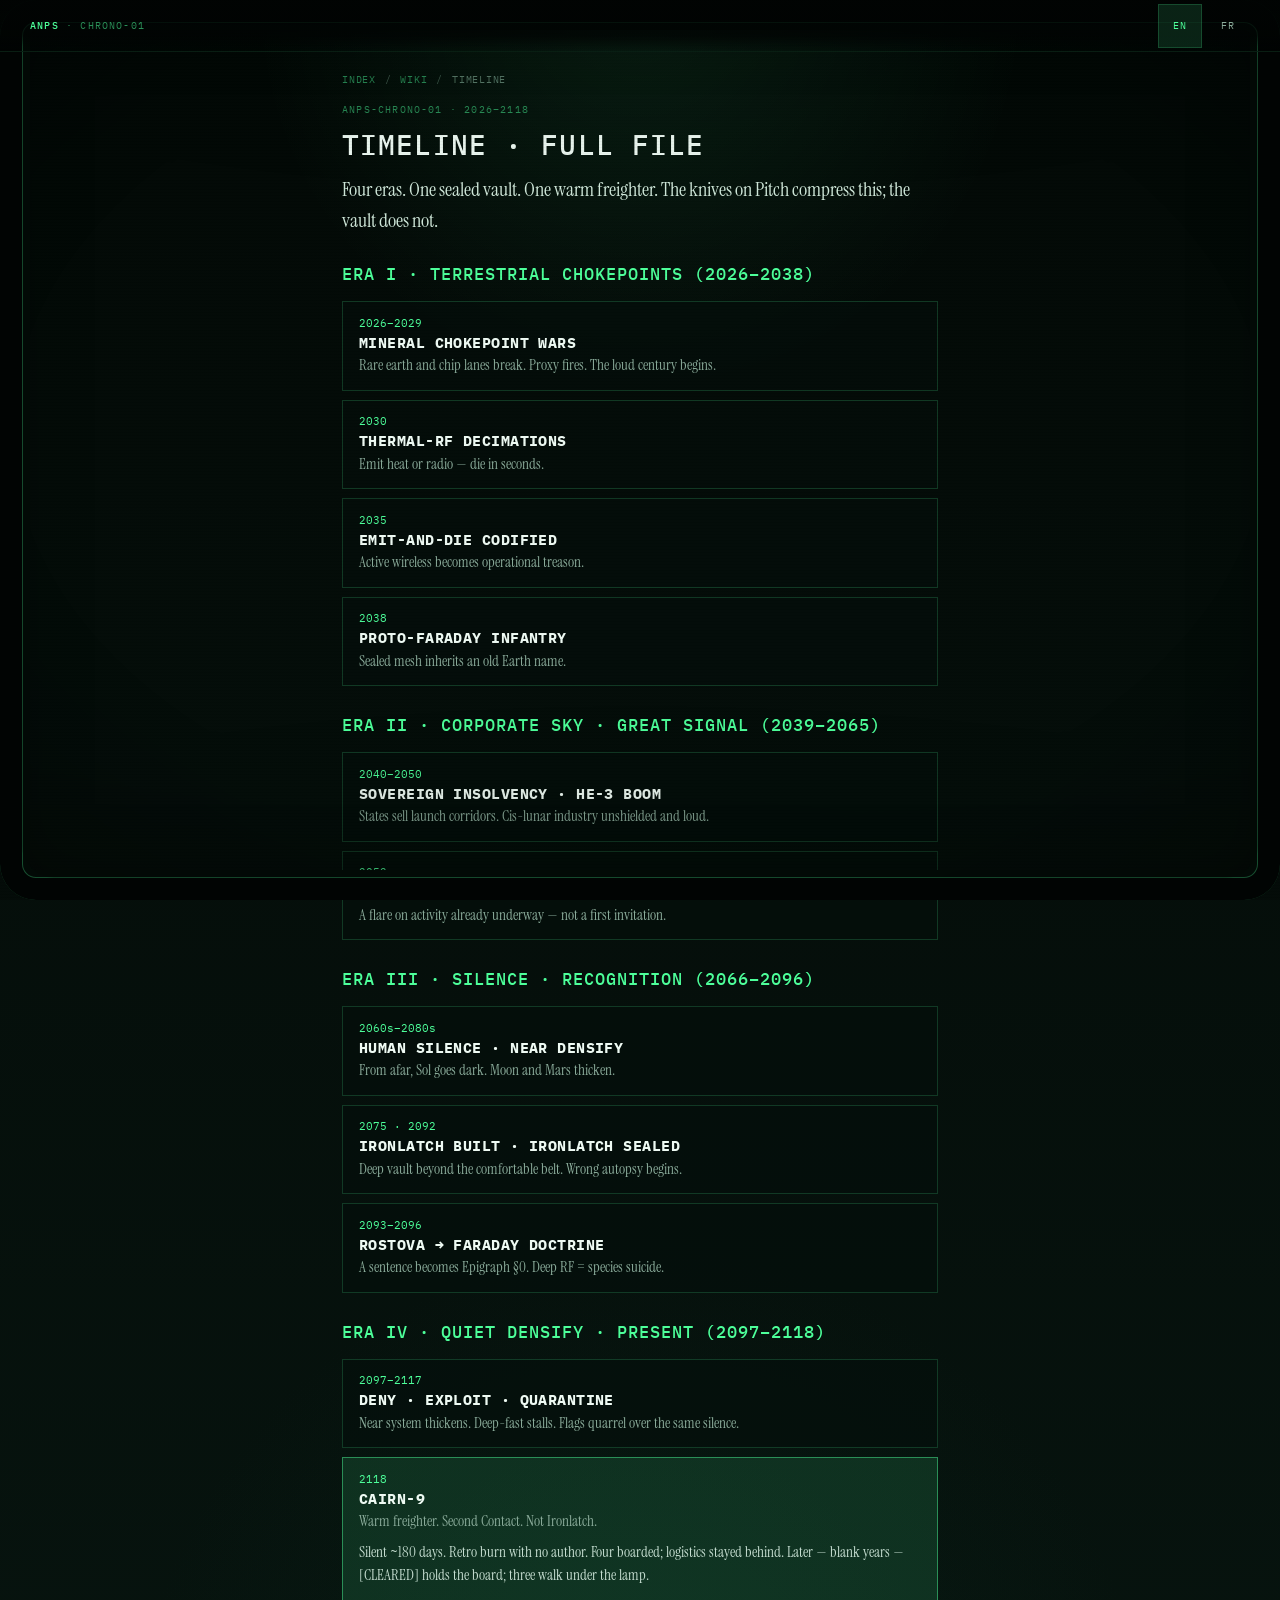
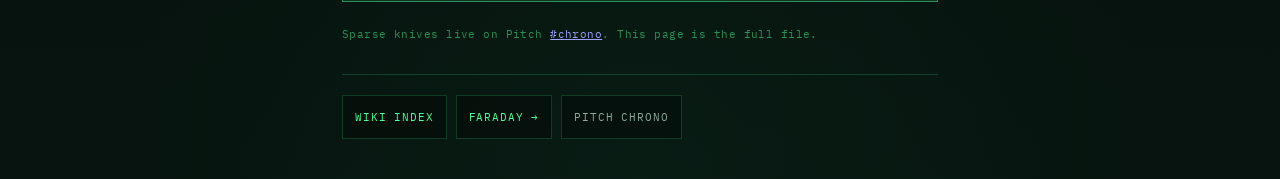
<file: wiki/timeline.html>
<!DOCTYPE html>
<html lang="en">
<head>
<meta charset="UTF-8">
<meta name="viewport" content="width=device-width, initial-scale=1.0, viewport-fit=cover">
<title>Deck Zero · Timeline</title>
<meta name="wiki-title-en" content="Deck Zero · Timeline">
<meta name="wiki-title-fr" content="Deck Zero · Chronologie">
<meta name="description" content="Master timeline 2026–2118 — eras I–IV.">
<meta name="theme-color" content="#020805">
<meta name="color-scheme" content="dark">
<link rel="icon" href="../favicon.svg" type="image/svg+xml">
<link rel="canonical" href="https://zeubi403-jpg.github.io/deck-zero/wiki/timeline.html">
<link href="https://fonts.googleapis.com/css2?family=Instrument+Serif:ital@0;1&family=IBM+Plex+Mono:wght@400;500&display=swap" rel="stylesheet">
<link rel="stylesheet" href="wiki.css">
</head>
<body>
<div class="tube-chassis" aria-hidden="true"></div>
<div class="screen-bowl" aria-hidden="true"></div>
<header class="chrome">
  <div class="mark"><strong>ANPS</strong> · CHRONO-01</div>
  <div class="lang" role="group" aria-label="Language">
    <button type="button" data-set-lang="en" class="on">EN</button>
    <button type="button" data-set-lang="fr">FR</button>
  </div>
</header>
<main class="wrap">
  <nav class="crumb" aria-label="Breadcrumb">
    <a href="../index.html">Index</a><span class="sep">/</span>
    <a href="index.html">Wiki</a><span class="sep">/</span>
    <span data-lang="en">Timeline</span><span data-lang="fr">Chronologie</span>
  </nav>

  <div class="kicker">ANPS-CHRONO-01 · 2026–2118</div>
  <h1 data-lang="en">Timeline · full file</h1>
  <h1 data-lang="fr">Chronologie · dossier complet</h1>
  <p class="lead" data-lang="en">Four eras. One sealed vault. One warm freighter. The knives on Pitch compress this; the vault does not.</p>
  <p class="lead" data-lang="fr">Quatre ères. Un coffre scellé. Un cargo chaud. Les lames du récit compressent ceci ; le coffre, non.</p>

  <h2 data-lang="en">Era I · Terrestrial chokepoints (2026–2038)</h2>
  <h2 data-lang="fr">Ère I · Goulets terrestres (2026–2038)</h2>
  <div class="eras">
    <div class="era" data-era>
      <div class="y">2026–2029</div>
      <strong data-lang="en">Mineral chokepoint wars</strong>
      <strong data-lang="fr">Guerres de goulets minéraux</strong>
      <div class="sum" data-lang="en">Rare earth and chip lanes break. Proxy fires. The loud century begins.</div>
      <div class="sum" data-lang="fr">Terres rares et puces se brisent. Feux par procuration. Le siècle bruyant commence.</div>
      <div class="detail" data-lang="en">Lithium, cobalt, neodymium. Semiconductor supply collapses. Sol brightens on every band that still sings.</div>
      <div class="detail" data-lang="fr">Lithium, cobalt, néodyme. Les semi-conducteurs s’effondrent. Sol s’allume sur chaque bande qui chante encore.</div>
    </div>
    <div class="era" data-era>
      <div class="y">2030</div>
      <strong data-lang="en">Thermal-RF decimations</strong>
      <strong data-lang="fr">Décimations thermo-RF</strong>
      <div class="sum" data-lang="en">Emit heat or radio — die in seconds.</div>
      <div class="sum" data-lang="fr">Émettre chaleur ou radio — mourir en secondes.</div>
      <div class="detail" data-lang="en">Loitering munitions punish any command post that still broadcasts. The lesson is physical, not philosophical.</div>
      <div class="detail" data-lang="fr">Les munitions en attente punissent tout poste de commandement qui émet encore. La leçon est physique, pas philosophique.</div>
    </div>
    <div class="era" data-era>
      <div class="y">2035</div>
      <strong data-lang="en">Emit-and-Die codified</strong>
      <strong data-lang="fr">Émettre-et-mourir codifié</strong>
      <div class="sum" data-lang="en">Active wireless becomes operational treason.</div>
      <div class="sum" data-lang="fr">Le sans-fil actif devient trahison opérationnelle.</div>
      <div class="detail" data-lang="en">Wired field phones. Passive optics. Seismic sensors. Edge world-models run dark. Survival procedure for a human war.</div>
      <div class="detail" data-lang="fr">Téléphones filaires. Optique passive. Capteurs sismiques. Modèles locaux tournent dans le noir. Procédure de survie pour une guerre humaine.</div>
    </div>
    <div class="era" data-era>
      <div class="y">2038</div>
      <strong data-lang="en">Proto-Faraday infantry</strong>
      <strong data-lang="fr">Infanterie proto-Faraday</strong>
      <div class="sum" data-lang="en">Sealed mesh inherits an old Earth name.</div>
      <div class="sum" data-lang="fr">Le maillage scellé hérite d’un vieux nom terrien.</div>
      <div class="detail" data-lang="en">Copper mesh. Iron-oxide coatings. Metal taught to refuse the field. A principle — not a biography dump on this glass.</div>
      <div class="detail" data-lang="fr">Maillage cuivre. Revêtements d’oxyde. Le métal apprend à refuser le champ. Un principe — pas une biographie sur ce verre.</div>
    </div>
  </div>

  <h2 data-lang="en">Era II · Corporate sky · Great Signal (2039–2065)</h2>
  <h2 data-lang="fr">Ère II · Ciel corporatif · Grand Signal (2039–2065)</h2>
  <div class="eras">
    <div class="era" data-era>
      <div class="y">2040–2050</div>
      <strong data-lang="en">Sovereign insolvency · He-3 boom</strong>
      <strong data-lang="fr">Insolvabilité · boom He-3</strong>
      <div class="sum" data-lang="en">States sell launch corridors. Cis-lunar industry unshielded and loud.</div>
      <div class="sum" data-lang="fr">Les États vendent les couloirs de lancement. L’industrie cis-lunaire non blindée et bruyante.</div>
      <div class="detail" data-lang="en">Mass-drivers, refineries, commercial fusion. The near belt fills while Earth still argues over who owns the dark.</div>
      <div class="detail" data-lang="fr">Catapultes, raffineries, fusion commerciale. La ceinture proche se remplit pendant qu’on se dispute encore la propriété du noir.</div>
    </div>
    <div class="era" data-era>
      <div class="y">2052</div>
      <strong data-lang="en">The Great Signal</strong>
      <strong data-lang="fr">Le Grand Signal</strong>
      <div class="sum" data-lang="en">A flare on activity already underway — not a first invitation.</div>
      <div class="sum" data-lang="fr">Une flare sur une activité déjà en cours — pas une première invitation.</div>
      <div class="detail" data-lang="en">Fusion plumes and orbital radar peak. The sky does not greet. Tropism later named Vector Shift was already leaning sunward.</div>
      <div class="detail" data-lang="fr">Panaches de fusion et radars orbitaux au pic. Le ciel ne se présente pas. Le tropisme plus tard nommé Vector Shift penchait déjà vers le soleil.</div>
    </div>
  </div>

  <h2 data-lang="en">Era III · Silence · recognition (2066–2096)</h2>
  <h2 data-lang="fr">Ère III · Silence · reconnaissance (2066–2096)</h2>
  <div class="eras">
    <div class="era" data-era>
      <div class="y">2060s–2080s</div>
      <strong data-lang="en">Human silence · near densify</strong>
      <strong data-lang="fr">Silence humain · densification proche</strong>
      <div class="sum" data-lang="en">From afar, Sol goes dark. Moon and Mars thicken.</div>
      <div class="sum" data-lang="fr">Vu de loin, Sol s’éteint. Lune et Mars s’épaississent.</div>
      <div class="detail" data-lang="en">Emit-and-Die + ferrite win at home. Mark-IV begins as industrial EVA kit. Ambient graze collapses; whatever was already near reallocates hunger.</div>
      <div class="detail" data-lang="fr">Émettre-et-mourir + ferrite gagnent chez soi. Le Mark-IV commence en kit EVA industriel. Le pâturage ambiant s’effondre ; ce qui était déjà proche réalloue sa faim.</div>
    </div>
    <div class="era" data-era>
      <div class="y">2075 · 2092</div>
      <strong data-lang="en">Ironlatch built · Ironlatch sealed</strong>
      <strong data-lang="fr">Ironlatch bâtie · Ironlatch scellée</strong>
      <div class="sum" data-lang="en">Deep vault beyond the comfortable belt. Wrong autopsy begins.</div>
      <div class="sum" data-lang="fr">Coffre profond au-delà de la ceinture confortable. La mauvaise autopsie commence.</div>
      <div class="detail" data-lang="en">Ashen-Null boards expecting men. Turrets drained. Site sealed. Official lag: ice, reactor, sabotage. Not Cairn-9. Not first arrival — first crack in paperwork.</div>
      <div class="detail" data-lang="fr">Ashen-Null aborde en espérant des hommes. Tourelles vidées. Site scellé. Retard officiel : glace, réacteur, sabotage. Pas Cairn-9. Pas la première arrivée — la première fissure dans le papier.</div>
    </div>
    <div class="era" data-era>
      <div class="y">2093–2096</div>
      <strong data-lang="en">Rostova → Faraday Doctrine</strong>
      <strong data-lang="fr">Rostova → Doctrine Faraday</strong>
      <div class="sum" data-lang="en">A sentence becomes Epigraph §0. Deep RF = species suicide.</div>
      <div class="sum" data-lang="fr">Une phrase devient Épigraphe §0. RF profonde = suicide d’espèce.</div>
      <div class="detail" data-lang="en">Doctrine keeps the old cage name. Scar tissue from a misread disaster as much as from true threat. The paper travels. The tomb does not.</div>
      <div class="detail" data-lang="fr">La doctrine garde le vieux nom de la cage. Cicatrice d’une catastrophe mal lue autant que d’une vraie menace. Le papier voyage. Le tombeau, non.</div>
    </div>
  </div>

  <h2 data-lang="en">Era IV · Quiet densify · present (2097–2118)</h2>
  <h2 data-lang="fr">Ère IV · Densification calme · présent (2097–2118)</h2>
  <div class="eras">
    <div class="era" data-era>
      <div class="y">2097–2117</div>
      <strong data-lang="en">Deny · Exploit · Quarantine</strong>
      <strong data-lang="fr">Nier · Exploiter · Quarantaine</strong>
      <div class="sum" data-lang="en">Near system thickens. Deep-fast stalls. Flags quarrel over the same silence.</div>
      <div class="sum" data-lang="fr">Le proche s’épaissit. Le deep-fast s’arrête. Les drapeaux se disputent le même silence.</div>
      <div class="detail" data-lang="en">Piracy as weather. Mark-IV militarized. C2 / Tactical Tick matures on fiber. Certainty never hardens into a finished name.</div>
      <div class="detail" data-lang="fr">Piraterie comme météo. Mark-IV militarisé. C2 / Tick tactique mûrit sur fibre. La certitude ne durcit jamais en nom achevé.</div>
    </div>
    <div class="era open" data-era>
      <div class="y">2118</div>
      <strong>Cairn-9</strong>
      <div class="sum" data-lang="en">Warm freighter. Second Contact. Not Ironlatch.</div>
      <div class="sum" data-lang="fr">Cargo chaud. Second Contact. Pas Ironlatch.</div>
      <div class="detail" data-lang="en">Silent ~180 days. Retro burn with no author. Four boarded; logistics stayed behind. Later — blank years — [CLEARED] holds the board; three walk under the lamp.</div>
      <div class="detail" data-lang="fr">Silence ~180 jours. Freinage à rebours sans auteur. Quatre à l’abordage ; la logistique reste derrière. Plus tard — années en blanc — [DÉCLASSIFIÉ] tient le poste ; trois marchent sous la lampe.</div>
    </div>
  </div>

  <p class="note" data-lang="en">Sparse knives live on Pitch <a href="../DECK_ZERO_Pitch.html#chrono">#chrono</a>. This page is the full file.</p>
  <p class="note" data-lang="fr">Les lames sparses vivent sur le Récit <a href="../DECK_ZERO_Pitch.html#chrono">#chrono</a>. Cette page est le dossier complet.</p>

  <nav class="nav">
    <a href="index.html"><span data-lang="en">Wiki index</span><span data-lang="fr">Index wiki</span></a>
    <a href="faraday.html"><span data-lang="en">Faraday →</span><span data-lang="fr">Faraday →</span></a>
    <a class="ghost" href="../DECK_ZERO_Pitch.html#chrono"><span data-lang="en">Pitch chrono</span><span data-lang="fr">Chrono récit</span></a>
  </nav>
</main>
<script src="wiki.js"></script>
</body>
</html>
</file>
<file: wiki/wiki.css>
/* Deck Zero Wiki — Faraday glass encyclopedia (optical terminal family) */
:root{
  --void:#020805;--fog:#07140f;
  --ink:#c5ddd0;--title:#eefaf3;--muted:#8aab9a;--faint:#5a7d6c;
  --phos:#4dff9a;--phos-dim:#2a8f58;--phos-glow:rgba(77,255,154,.12);
  --line:rgba(77,255,154,.18);
  --frame:clamp(14px,2.4vw,22px);
  --chrome-h:52px;
  --radius-tube:clamp(18px,3.8vw,36px);
  --serif:"Instrument Serif",Georgia,serif;
  --mono:"IBM Plex Mono",ui-monospace,monospace;
}
@media (max-width:720px){
  :root{--frame:12px;--chrome-h:48px;--radius-tube:20px}
}
*{box-sizing:border-box;margin:0;padding:0}
html,body{min-height:100%;overflow-x:hidden}
html[lang="en"] [data-lang="fr"]{display:none!important}
html[lang="fr"] [data-lang="en"]{display:none!important}
body{
  color:var(--ink);font-family:var(--serif);
  background:
    radial-gradient(ellipse 55% 40% at 50% 0%, rgba(77,255,154,.09), transparent 55%),
    radial-gradient(ellipse 80% 60% at 50% 100%, rgba(10,40,28,.4), transparent 50%),
    linear-gradient(180deg,#030906,var(--fog));
}
body::before{
  content:"";position:fixed;inset:0;pointer-events:none;z-index:50;opacity:.055;
  background:
    repeating-linear-gradient(0deg,transparent,transparent 2px,rgba(0,0,0,.5) 2px,rgba(0,0,0,.5) 3px),
    repeating-linear-gradient(90deg,rgba(77,255,154,.015),transparent 1px,transparent 3px);
  background-size:100% 3px, 4px 100%;
  animation:none;
}
body::after{
  content:"";position:fixed;inset:0;pointer-events:none;z-index:51;opacity:.55;
  background:
    radial-gradient(ellipse 88% 82% at 50% 48%, transparent 55%, rgba(0,0,0,.38) 100%),
    radial-gradient(ellipse 120% 40% at 50% 0%, rgba(0,0,0,.22), transparent 55%),
    radial-gradient(ellipse 120% 40% at 50% 100%, rgba(0,0,0,.28), transparent 55%);
  animation:none;
}
.tube-chassis{
  position:fixed;inset:0;pointer-events:none;z-index:55;
  border-radius:var(--radius-tube);
  box-shadow:
    inset 0 0 0 var(--frame) #010403,
    inset 0 0 0 calc(var(--frame) + 1px) rgba(77,255,154,.28),
    inset 0 0 0 calc(var(--frame) + 8px) #020a06,
    inset 0 0 80px rgba(0,0,0,.55);
}
.screen-bowl{
  position:fixed;inset:var(--frame);pointer-events:none;z-index:56;
  border-radius:calc(var(--radius-tube) - 4px);
  background:radial-gradient(ellipse 100% 100% at 50% 50%, transparent 42%, rgba(0,0,0,.2) 70%, rgba(0,0,0,.5) 100%);
  mix-blend-mode:multiply;
}

/* HARD LAW — readable copy never animates */
h1,h2,h3,p,li,a,.kicker,.crumb,.lead,.era .y,.era .sum,.era .detail,.file a,.nav a,.stamp{
  animation:none!important;
  transform:none!important;
  filter:none!important;
  opacity:1!important;
  -webkit-font-smoothing:antialiased;
  text-rendering:optimizeLegibility;
}

.chrome{
  position:fixed;top:0;left:0;right:0;z-index:60;
  height:calc(var(--chrome-h) + env(safe-area-inset-top,0px));
  padding:env(safe-area-inset-top,0px) calc(var(--frame) + .5rem) 0;
  display:flex;align-items:center;justify-content:space-between;gap:.75rem;
  background:linear-gradient(180deg,rgba(1,4,3,.92),rgba(1,4,3,.72) 70%,transparent);
  border-bottom:1px solid rgba(77,255,154,.1);
}
.chrome .mark{
  font-family:var(--mono);font-size:.62rem;letter-spacing:.12em;text-transform:uppercase;
  color:var(--phos-dim);white-space:nowrap;
}
.chrome .mark strong{color:var(--phos);font-weight:500}
.lang{display:flex;gap:.25rem}
.lang button{
  font-family:var(--mono);font-size:.62rem;letter-spacing:.08em;text-transform:uppercase;
  color:var(--muted);background:transparent;border:1px solid transparent;
  min-height:44px;min-width:44px;padding:.4rem .55rem;cursor:pointer;
}
.lang button.on{color:var(--phos);border-color:var(--line);background:var(--phos-glow)}
.lang button:hover{color:var(--phos)}

.wrap{
  position:relative;z-index:2;
  max-width:42rem;margin:0 auto;
  padding:calc(var(--chrome-h) + env(safe-area-inset-top,0px) + 1.25rem)
    calc(var(--frame) + 1rem)
    calc(2.5rem + env(safe-area-inset-bottom,0px));
}
.crumb{
  font-family:var(--mono);font-size:.62rem;letter-spacing:.08em;text-transform:uppercase;
  color:var(--faint);margin-bottom:.85rem;line-height:1.7;display:flex;flex-wrap:wrap;gap:.35rem .55rem;
}
.crumb a{color:var(--phos-dim);text-decoration:none;border-bottom:1px solid transparent}
.crumb a:hover{color:var(--phos);border-bottom-color:rgba(77,255,154,.4)}
.crumb .sep{color:var(--faint);opacity:.7}
.kicker{
  font-family:var(--mono);font-size:.62rem;letter-spacing:.12em;text-transform:uppercase;
  color:var(--phos-dim);margin-bottom:.65rem;
}
h1{
  font-family:var(--mono);font-weight:500;font-size:clamp(1.35rem,3.5vw,1.75rem);
  letter-spacing:.04em;text-transform:uppercase;color:var(--title);margin-bottom:.75rem;line-height:1.25;
}
h2{
  font-family:var(--mono);font-weight:500;font-size:1.05rem;letter-spacing:.06em;
  text-transform:uppercase;color:var(--phos);margin:1.75rem 0 .65rem;
}
h3{
  font-family:var(--mono);font-weight:500;font-size:.85rem;letter-spacing:.05em;
  text-transform:uppercase;color:var(--title);margin:1.2rem 0 .4rem;
}
.lead{
  font-size:clamp(1.12rem,2.6vw,1.28rem);line-height:1.5;color:#d0e8da;
  margin-bottom:1.25rem;max-width:36rem;
}
p{font-size:1.05rem;line-height:1.55;margin-bottom:.9rem;max-width:36rem}
.stamp{
  font-family:var(--mono);font-size:.62rem;letter-spacing:.1em;text-transform:uppercase;
  color:var(--muted);margin-bottom:1.4rem;
}
.files{
  display:grid;gap:.55rem;margin:1.25rem 0 1.75rem;
}
.file{
  display:block;text-decoration:none;border:1px solid var(--line);
  background:rgba(4,14,10,.65);padding:.95rem 1.05rem;min-height:44px;
  transition:border-color .15s, background .15s;
}
.file:hover{border-color:rgba(77,255,154,.45);background:var(--phos-glow)}
.file .code{
  font-family:var(--mono);font-size:.62rem;letter-spacing:.1em;text-transform:uppercase;
  color:var(--phos-dim);margin-bottom:.25rem;
}
.file .name{
  font-family:var(--mono);font-size:.95rem;letter-spacing:.04em;text-transform:uppercase;
  color:var(--phos);margin-bottom:.25rem;
}
.file .blurb{color:var(--muted);font-size:.98rem;line-height:1.4}

.eras{display:grid;gap:.55rem;margin:1rem 0 1.5rem}
.era{
  border:1px solid var(--line);padding:.85rem 1rem;background:rgba(4,14,10,.6);
  cursor:pointer;min-height:44px;
}
.era:hover,.era.open{border-color:rgba(77,255,154,.45);background:var(--phos-glow)}
.era .y{
  font-family:var(--mono);font-size:.7rem;color:var(--phos);margin-bottom:.2rem;
}
.era strong{
  font-family:var(--mono);font-size:.92rem;display:block;margin-bottom:.2rem;
  color:var(--title);letter-spacing:.03em;text-transform:uppercase;
}
.era .sum{color:var(--muted);font-size:.94rem;line-height:1.4}
.era .detail{display:none;margin-top:.55rem;color:var(--ink);font-size:.96rem;line-height:1.5}
.era.open .detail{display:block}

.nav{
  display:flex;flex-wrap:wrap;gap:.55rem;margin-top:2rem;padding-top:1.25rem;
  border-top:1px solid var(--line);
}
.nav a{
  font-family:var(--mono);font-size:.68rem;letter-spacing:.08em;text-transform:uppercase;
  color:var(--phos);text-decoration:none;border:1px solid var(--line);
  padding:.55rem .75rem;min-height:44px;display:inline-flex;align-items:center;
  background:rgba(4,14,10,.75);
}
.nav a:hover{background:rgba(77,255,154,.12);border-color:rgba(77,255,154,.4)}
.nav a.ghost{color:var(--muted)}

.note{
  font-family:var(--mono);font-size:.68rem;letter-spacing:.04em;color:var(--phos-dim);
  margin-top:1rem;line-height:1.55;max-width:36rem;
}
ul.cold{margin:.5rem 0 1rem 1.1rem;max-width:36rem}
ul.cold li{margin-bottom:.4rem;line-height:1.45}
.two-col{
  display:grid;gap:.75rem;margin:1rem 0 1.4rem;
}
@media (min-width:560px){
  .two-col{grid-template-columns:1fr 1fr}
}
.card{
  border:1px solid var(--line);padding:.9rem 1rem;background:rgba(4,14,10,.55);
}
.card h3{margin-top:0}
.card p:last-child{margin-bottom:0}
blockquote{
  font-style:italic;font-size:1.1rem;line-height:1.5;color:#d0e8da;
  margin:1rem 0 1.4rem;padding-left:1rem;border-left:2px solid var(--phos);max-width:34rem;
}
blockquote cite{
  display:block;margin-top:.55rem;font-style:normal;font-family:var(--mono);
  font-size:.65rem;letter-spacing:.06em;color:var(--phos);text-transform:uppercase;
}
@media (max-width:560px){
  .wrap{padding-left:calc(var(--frame) + .75rem);padding-right:calc(var(--frame) + .75rem)}
  p,.lead{font-size:1.02rem}
}
</file>
